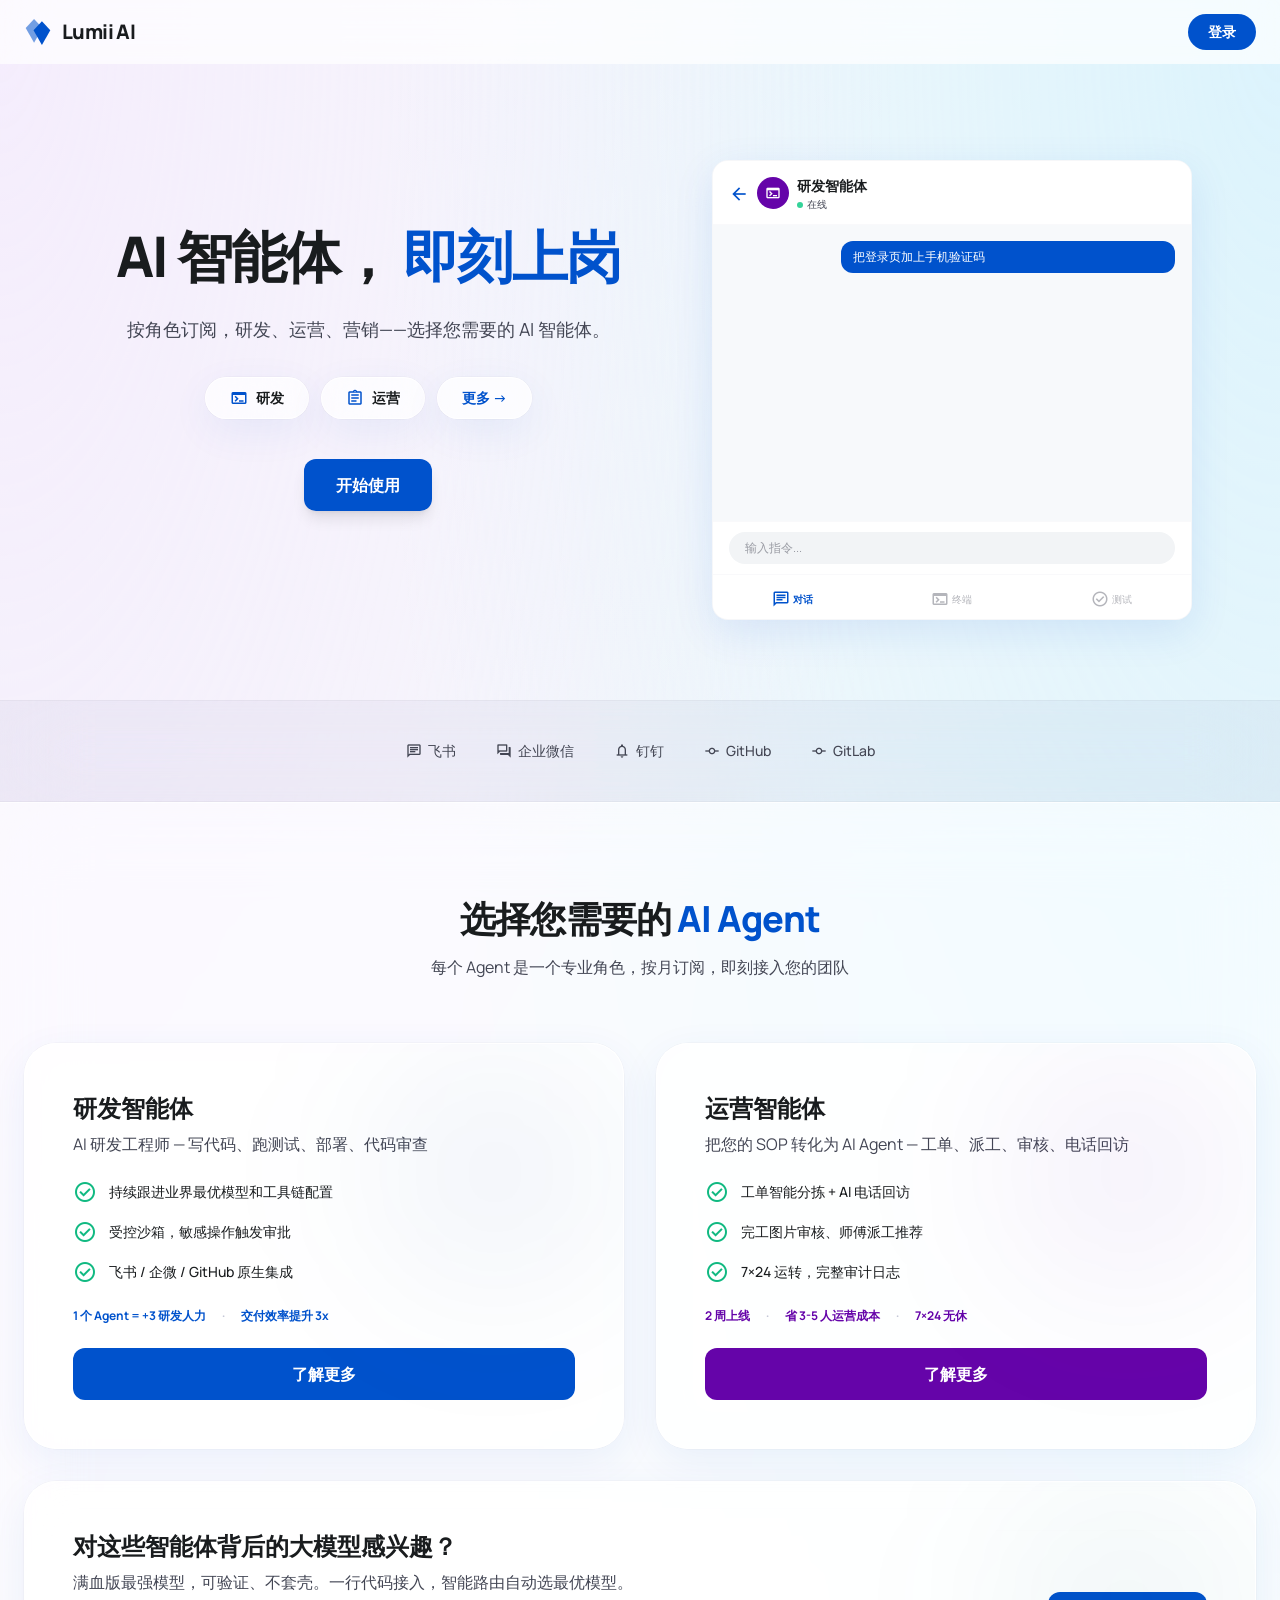
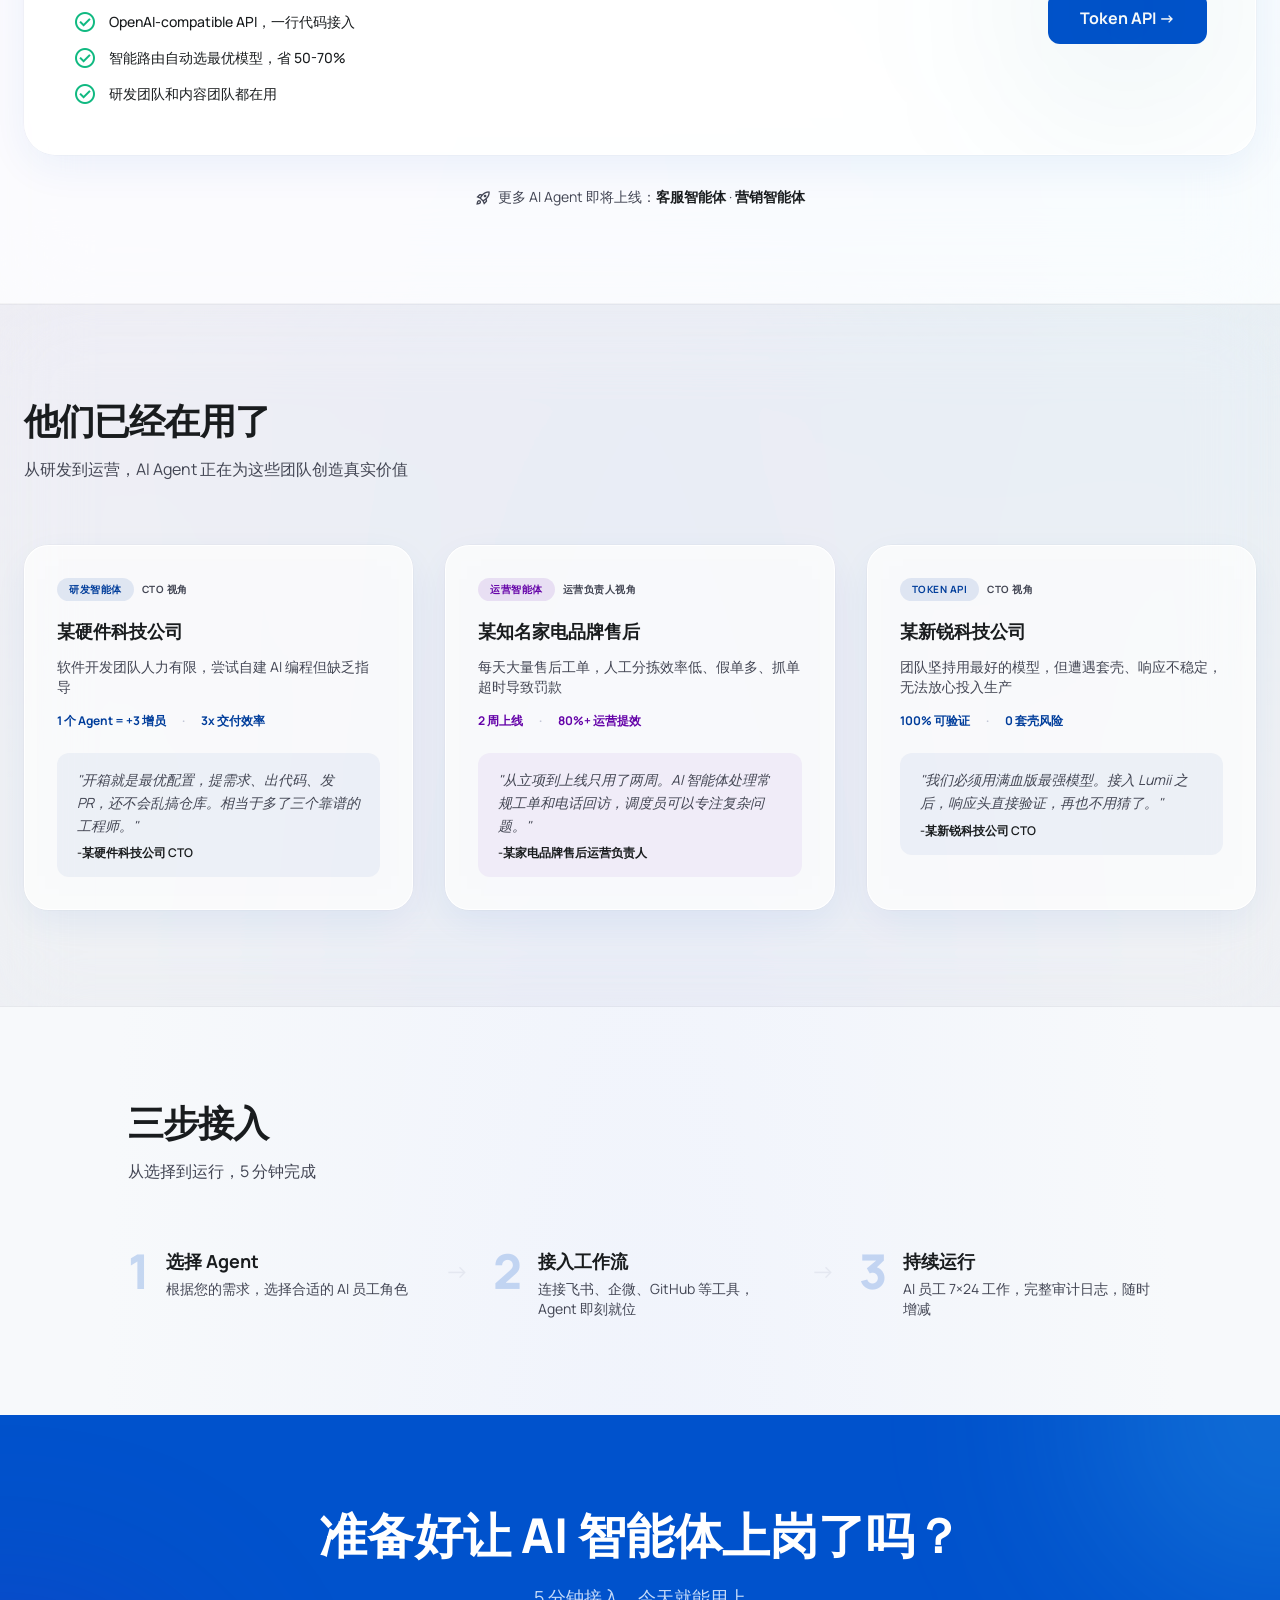
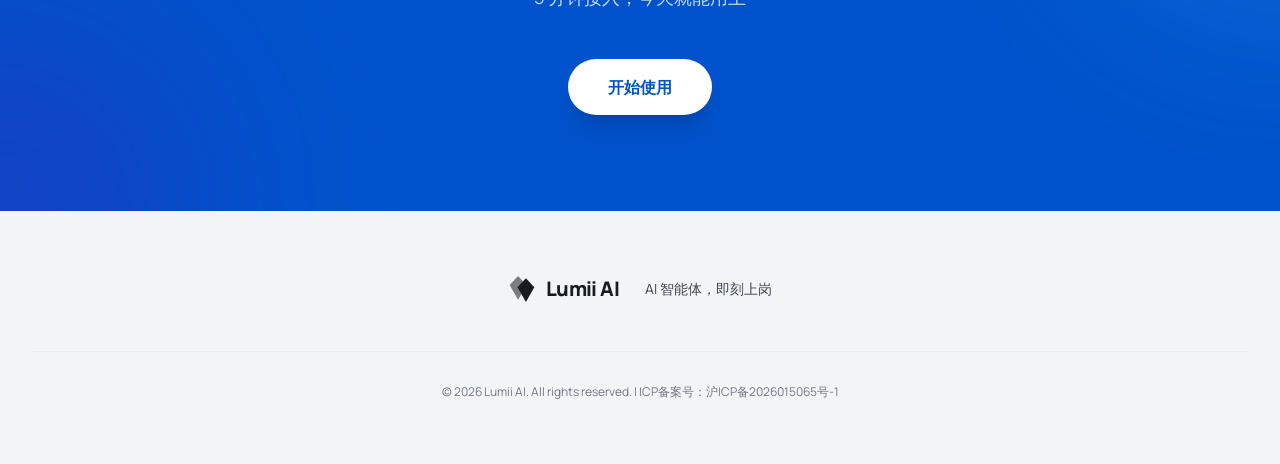
<file: index.html>
<!DOCTYPE html>
<html lang="zh-CN" class="light">
<head>
<meta charset="utf-8"/>
<meta content="width=device-width, initial-scale=1.0" name="viewport"/>
<title>Lumii AI - AI Agent，即刻接入</title>
<meta name="description" content="AI 智能体，即刻上岗。按角色订阅，研发、运营、营销——选择您需要的 AI 智能体。"/>
<link rel="icon" type="image/svg+xml" href="/favicon.svg"/>
<style>
  /* V2 — minimal layout overrides only */
  .capability-pill { transition: transform 0.15s, box-shadow 0.15s; }
  .capability-pill:hover { transform: translateY(-2px); box-shadow: 0 8px 24px rgba(0,82,204,0.12); }
</style>
  <script type="module" crossorigin src="/assets/main-CI-5EofN.js"></script>
  <link rel="stylesheet" crossorigin href="/assets/main-Bpk9und5.css">
</head>
<body class="bg-surface text-on-surface font-body overflow-x-hidden selection:bg-primary-fixed selection:text-on-primary-fixed">

<!-- 导航栏 — copied from V1, adapted links -->
<nav class="fixed top-0 w-full z-50 bg-white/70 backdrop-blur-xl">
  <div class="flex justify-between items-center max-w-7xl mx-auto px-6 h-16">
    <a href="/" class="flex items-center gap-2.5">
      <img src="/assets/logo/mark-color.svg" alt="" class="h-7 w-auto" />
      <span class="text-xl font-extrabold text-on-surface tracking-tight" style="letter-spacing:-0.03em">Lumii AI</span>
    </a>
    <div class="hidden md:flex items-center space-x-4">
      <a href="https://dashboard.lumii-ai.cn/" target="_blank" rel="noopener" class="bg-primary-container text-white px-5 py-2 rounded-full text-sm font-semibold hover:scale-105 active:scale-95 transition-transform duration-200">登录</a>
    </div>
    <button class="md:hidden" data-mobile-menu-toggle>
      <span class="material-symbols-outlined text-2xl">menu</span>
    </button>
  </div>
  <div id="mobile-menu" class="mobile-menu flex-col bg-white/95 backdrop-blur-xl px-6 pb-6 md:hidden">
    <a href="https://dashboard.lumii-ai.cn/" target="_blank" rel="noopener" class="mt-4 w-full bg-primary-container text-white py-3 rounded-full text-sm font-semibold text-center block">登录</a>
  </div>
</nav>

<main class="mesh-gradient-bg">

<!-- ===== HERO ===== -->
<section class="pt-32 md:pt-40 pb-20">
  <div class="px-6">
    <div class="flex flex-col lg:flex-row items-center justify-center gap-12 lg:gap-16">
      <!-- Left: text block, fixed width, left-aligned on desktop -->
      <div class="text-center w-full lg:w-[560px] lg:flex-shrink-0 lg:-translate-y-6">
        <h1 class="text-4xl md:text-[56px] font-extrabold tracking-tight leading-tight mb-6" style="letter-spacing:-0.03em">
          AI 智能体<span class="hidden lg:inline">，</span><br class="lg:hidden"/>
          <span class="text-primary-container">即刻上岗</span>
        </h1>
        <p class="text-lg text-on-surface-variant leading-relaxed mb-8" style="text-wrap:balance">
          按角色订阅，研发、运营、营销——选择您需要的 AI 智能体。
        </p>
        <div class="flex items-center justify-center gap-3 mb-10 flex-wrap">
          <a href="#cap-dev" class="capability-pill glass-card rounded-full px-6 py-2.5 text-sm font-semibold text-on-surface inline-flex items-center gap-2">
            <span class="material-symbols-outlined text-primary-container text-lg">terminal</span>研发
          </a>
          <a href="#cap-ops" class="capability-pill glass-card rounded-full px-6 py-2.5 text-sm font-semibold text-on-surface inline-flex items-center gap-2">
            <span class="material-symbols-outlined text-primary-container text-lg">assignment</span>运营
          </a>
          <a href="#capabilities" class="capability-pill glass-card rounded-full px-6 py-2.5 text-sm font-semibold text-primary-container inline-flex items-center gap-1 hover:text-primary">更多 →</a>
        </div>
        <div class="flex flex-col sm:flex-row gap-4 justify-center">
          <a href="https://dashboard.lumii-ai.cn/" target="_blank" rel="noopener" class="px-8 py-3.5 bg-primary-container text-white rounded-xl font-bold shadow-lg hover:bg-primary-container/90 transition-colors text-center">
            开始使用
          </a>
        </div>
      </div>
      <!-- Right: demo block, fixed width -->
      <div class="w-full lg:w-[480px] lg:flex-shrink-0">
        <div id="agent-demo" class="w-full">
        <div class="bg-white rounded-2xl overflow-hidden border border-outline-variant/15" style="box-shadow: 0 12px 40px rgba(0,82,204,0.1); height: 460px;">
          <!-- Contact list view -->
          <div id="demo-contacts" class="h-full flex flex-col">
            <div class="flex items-center px-4 py-3 bg-white border-b border-outline-variant/10">
              <span class="text-sm font-bold text-on-surface">消息</span>
              <span class="text-[10px] text-on-surface-variant ml-auto">2 位 Agent 在线</span>
            </div>
            <div class="divide-y divide-outline-variant/10 flex-1 overflow-y-auto">
              <!-- Agents -->
              <div class="contact-item flex items-center gap-3 px-4 py-3.5 cursor-pointer hover:bg-surface-container-low transition-colors" data-agent="coding">
                <div class="w-10 h-10 rounded-full bg-tertiary flex items-center justify-center flex-shrink-0">
                  <span class="material-symbols-outlined text-white" style="font-size:20px">terminal</span>
                </div>
                <div class="flex-1 min-w-0">
                  <div class="flex items-center gap-2">
                    <span class="text-sm font-bold text-on-surface">研发智能体</span>
                    <span class="w-2 h-2 rounded-full bg-emerald-400 flex-shrink-0"></span>
                  </div>
                  <p class="text-[11px] text-on-surface-variant truncate">PR #47 已创建，等待 review</p>
                </div>
                <span class="text-[9px] text-on-surface-variant/50">刚刚</span>
              </div>
              <div class="contact-item flex items-center gap-3 px-4 py-3.5 cursor-pointer hover:bg-surface-container-low transition-colors" data-agent="ops">
                <div class="w-10 h-10 rounded-full bg-primary-container flex items-center justify-center flex-shrink-0">
                  <span class="material-symbols-outlined text-white" style="font-size:20px">assignment</span>
                </div>
                <div class="flex-1 min-w-0">
                  <div class="flex items-center gap-2">
                    <span class="text-sm font-bold text-on-surface">运营智能体</span>
                    <span class="w-2 h-2 rounded-full bg-emerald-400 flex-shrink-0"></span>
                  </div>
                  <p class="text-[11px] text-on-surface-variant truncate">今日工单 350 单已处理</p>
                </div>
                <span class="text-[9px] text-on-surface-variant/50">3 分钟前</span>
              </div>
              <!-- Humans -->
              <div class="flex items-center gap-3 px-4 py-3.5 opacity-60">
                <div class="w-10 h-10 rounded-full bg-surface-container-low flex items-center justify-center flex-shrink-0 text-on-surface-variant text-sm font-bold">张</div>
                <div class="flex-1 min-w-0">
                  <span class="text-sm font-medium text-on-surface">张伟</span>
                  <p class="text-[11px] text-on-surface-variant truncate">好的，我去浦东那单</p>
                </div>
                <span class="text-[9px] text-on-surface-variant/50">10:32</span>
              </div>
              <div class="flex items-center gap-3 px-4 py-3.5 opacity-60">
                <div class="w-10 h-10 rounded-full bg-surface-container-low flex items-center justify-center flex-shrink-0 text-on-surface-variant text-sm font-bold">李</div>
                <div class="flex-1 min-w-0">
                  <span class="text-sm font-medium text-on-surface">李经理</span>
                  <p class="text-[11px] text-on-surface-variant truncate">本周报表发我一下</p>
                </div>
                <span class="text-[9px] text-on-surface-variant/50">昨天</span>
              </div>
              <div class="flex items-center gap-3 px-4 py-3.5 opacity-60">
                <div class="w-10 h-10 rounded-full bg-surface-container-low flex items-center justify-center flex-shrink-0">
                  <span class="material-symbols-outlined text-on-surface-variant" style="font-size:18px">group</span>
                </div>
                <div class="flex-1 min-w-0">
                  <span class="text-sm font-medium text-on-surface">研发团队</span>
                  <p class="text-[11px] text-on-surface-variant truncate">研发智能体: build 通过，已部署</p>
                </div>
                <span class="text-[9px] text-on-surface-variant/50">昨天</span>
              </div>
            </div>
          </div>
          <!-- Chat view (hidden initially) -->
          <div id="demo-chat" class="h-full flex flex-col" style="display:none">
            <div class="flex items-center gap-2 px-4 py-3 bg-white border-b border-outline-variant/10">
              <button id="demo-back" class="text-primary-container">
                <span class="material-symbols-outlined" style="font-size:20px">arrow_back</span>
              </button>
              <div id="demo-avatar" class="w-8 h-8 rounded-full bg-primary-container flex items-center justify-center flex-shrink-0">
                <span class="material-symbols-outlined text-white" style="font-size:16px">assignment</span>
              </div>
              <div>
                <span id="demo-title" class="text-sm font-bold text-on-surface">运营智能体</span>
                <div class="flex items-center gap-1"><span class="w-1.5 h-1.5 rounded-full bg-emerald-400"></span><span class="text-[10px] text-on-surface-variant">在线</span></div>
              </div>
            </div>
            <div id="demo-content" class="px-4 py-4 flex-1" style="background: rgba(236,239,245,0.4); overflow-y: auto; transition: opacity 0.2s;"></div>
            <div class="px-4 py-2.5 bg-white border-t border-outline-variant/10">
              <div class="bg-surface-container-low rounded-full px-4 py-2 text-xs text-on-surface-variant/50">输入指令...</div>
            </div>
            <div id="demo-tabs" class="flex border-t border-outline-variant/10 bg-white"></div>
          </div>
        </div>
      </div>
      <script>
      (function(){
        const agents = {
          ops: {
            title: '运营智能体', icon: 'assignment', color: '#0052CC',
            tabs: [
              {icon:'chat', label:'对话', id:'chat'},
              {icon:'assignment', label:'工单', id:'tickets'},
              {icon:'bar_chart', label:'驾驶舱', id:'dashboard'}
            ],
            views: {
              chat: {type:'chat', messages:[
                {role:'agent', text:'今日工单 350 单已处理，3 单异常需关注'},
                {role:'agent', text:'假单预警：#WO-0018 可信度仅 22%'},
                {role:'user', text:'浦东区谁空着？'},
                {role:'agent', text:'张伟，当前 3 单，在线。推荐派工。'}
              ]},
              tickets: {type:'cards', items:[
                {color:'#EF4444', text:'#0018 假单 · 徐汇区 · 22%'},
                {color:'#10B981', text:'#0189 通过 · 张伟 · 92 分'},
                {color:'#F59E0B', text:'#0215 待审 · 排烟管角度'},
                {color:'#10B981', text:'#0322 通过 · 王强 · 88 分'}
              ]},
              dashboard: {type:'stats', items:[
                {label:'今日工单', value:'350', sub:'+28%'},
                {label:'完成率', value:'92%', sub:''},
                {label:'异常', value:'3', sub:'待处理'},
                {label:'在线师傅', value:'36', sub:''}
              ]}
            }
          },
          coding: {
            title: '研发智能体', icon: 'terminal', color: '#6504a9',
            tabs: [
              {icon:'chat', label:'对话', id:'chat'},
              {icon:'terminal', label:'终端', id:'tui'},
              {icon:'check_circle', label:'测试', id:'tests'}
            ],
            views: {
              chat: {type:'chat', messages:[
                {role:'user', text:'把登录页加上手机验证码'},
                {role:'agent', text:'好的，需要修改 3 个文件。'},
                {role:'agent', text:'auth.ts + login.tsx + api/sms.ts'},
                {role:'agent', text:'已完成，PR #47 已创建。'}
              ]},
              tui: {type:'terminal', lines:[
                '$ claude --task "add SMS login"',
                '> Reading auth.ts...',
                '> Editing login.tsx (42-78)',
                '> Creating api/sms.ts',
                '> Tests... 12/12 passed ✓',
                '> PR #47 created ✓'
              ]},
              tests: {type:'cards', items:[
                {color:'#10B981', text:'auth.test.ts — 6/6 passed'},
                {color:'#10B981', text:'sms.test.ts — 4/4 passed'},
                {color:'#10B981', text:'login.test.tsx — 2/2 passed'},
                {color:'#0052CC', text:'coverage: 94% (+3%)'}
              ]}
            }
          }
        };
        let currentAgent = null, currentTab = 'chat', animTimer = null, autoTimer = null, idleTimer = null;
        let autoPlaying = true;
        const $ = s => document.querySelector(s);
        const $$ = s => document.querySelectorAll(s);

        function showContacts() {
          currentAgent = null;
          clearTimeout(animTimer); clearInterval(autoTimer);
          $('#demo-contacts').style.display = '';
          $('#demo-chat').style.display = 'none';
        }

        function openAgent(agent) {
          currentAgent = agent; currentTab = 'chat';
          const a = agents[agent];
          $('#demo-contacts').style.display = 'none';
          $('#demo-chat').style.display = '';
          $('#demo-title').textContent = a.title;
          $('#demo-avatar').style.background = a.color;
          $('#demo-avatar').querySelector('span').textContent = a.icon;
          renderTabs(agent);
          renderView(agent, 'chat');
          startAuto();
        }

        function renderTabs(agent) {
          const tabs = agents[agent].tabs;
          $('#demo-tabs').innerHTML = tabs.map(t =>
            `<div class="demo-tab flex-1 py-2.5 text-center cursor-pointer" data-tab="${t.id}">
              <span class="material-symbols-outlined block mx-auto" style="font-size:18px">${t.icon}</span>
              <span class="text-[10px]">${t.label}</span>
            </div>`
          ).join('');
          $$('.demo-tab').forEach(el => {
            el.addEventListener('click', () => { switchTab(el.dataset.tab); userInteracted(); });
          });
          updateTabStyles();
        }

        function updateTabStyles() {
          $$('.demo-tab').forEach(el => {
            const a = el.dataset.tab === currentTab;
            el.querySelector('span:first-child').style.color = a ? '#0052CC' : 'rgba(67,70,84,0.4)';
            el.querySelector('span:last-child').style.color = a ? '#0052CC' : 'rgba(67,70,84,0.4)';
            el.querySelector('span:last-child').style.fontWeight = a ? '600' : '400';
          });
        }

        function renderView(agent, tab) {
          const view = agents[agent].views[tab];
          const el = $('#demo-content');
          el.style.opacity = '0';
          setTimeout(() => {
            if (view.type === 'chat') {
              el.innerHTML = '<div class="space-y-2" id="chat-msgs"></div>';
              animateMessages(view.messages, 0);
            } else if (view.type === 'terminal') {
              el.innerHTML = '<div class="bg-slate-800 rounded-lg p-3 font-mono text-[10px] leading-relaxed" style="min-height:170px" id="term-lines"></div>';
              animateTerminal(view.lines, 0);
            } else if (view.type === 'cards') {
              el.innerHTML = '<div class="space-y-1.5">' + view.items.map(c =>
                `<div class="bg-white rounded-lg px-3 py-2 text-[11px] text-on-surface-variant shadow-sm flex items-center gap-2">
                  <div class="w-1.5 h-1.5 rounded-full flex-shrink-0" style="background:${c.color}"></div>${c.text}</div>`
              ).join('') + '</div>';
            } else if (view.type === 'stats') {
              el.innerHTML = '<div class="grid grid-cols-2 gap-2">' + view.items.map(s =>
                `<div class="bg-white rounded-lg p-3 text-center shadow-sm">
                  <div class="text-lg font-black text-on-surface">${s.value}</div>
                  <div class="text-[9px] text-on-surface-variant">${s.label}</div>
                  ${s.sub ? '<div class="text-[8px] text-primary-container font-semibold mt-0.5">'+s.sub+'</div>' : ''}</div>`
              ).join('') + '</div>';
            }
            el.style.opacity = '1';
          }, 200);
        }

        function animateMessages(msgs, i) {
          if (i >= msgs.length) return;
          clearTimeout(animTimer);
          const c = document.getElementById('chat-msgs'); if (!c) return;
          const m = msgs[i], u = m.role === 'user';
          const d = document.createElement('div');
          d.className = u
            ? 'bg-primary-container rounded-xl px-3 py-2 text-xs text-white max-w-[75%] ml-auto opacity-0'
            : 'bg-white rounded-xl px-3 py-2 text-xs text-on-surface-variant max-w-[80%] shadow-sm opacity-0';
          d.style.transition = 'opacity 0.3s, transform 0.3s';
          d.style.transform = 'translateY(4px)';
          d.textContent = m.text;
          c.appendChild(d);
          requestAnimationFrame(() => { d.style.opacity = '1'; d.style.transform = 'translateY(0)'; });
          animTimer = setTimeout(() => animateMessages(msgs, i + 1), 800);
        }

        function animateTerminal(lines, i) {
          if (i >= lines.length) return;
          clearTimeout(animTimer);
          const c = document.getElementById('term-lines'); if (!c) return;
          const s = document.createElement('div');
          s.style.color = lines[i].includes('✓') || lines[i].includes('passed') ? '#4ade80' : '#94a3b8';
          if (lines[i].startsWith('$')) s.style.color = '#e2e8f0';
          s.textContent = lines[i];
          c.appendChild(s);
          animTimer = setTimeout(() => animateTerminal(lines, i + 1), 500);
        }

        function switchTab(tab) {
          currentTab = tab; updateTabStyles(); renderView(currentAgent, currentTab);
        }

        function startAuto() {
          autoPlaying = true;
          clearInterval(autoTimer);
          autoTimer = setInterval(() => {
            if (!currentAgent) { openAgent('coding'); return; }
            const tabIds = agents[currentAgent].tabs.map(t => t.id);
            const idx = tabIds.indexOf(currentTab);
            if (idx < tabIds.length - 1) switchTab(tabIds[idx + 1]);
            else { showContacts(); setTimeout(() => { if (autoPlaying) openAgent(currentAgent === 'ops' ? 'coding' : 'ops'); }, 1000); }
          }, 4000);
        }

        function pauseAuto() {
          autoPlaying = false;
          clearInterval(autoTimer);
          clearTimeout(idleTimer);
          // Resume after 8s of no interaction
          idleTimer = setTimeout(() => startAuto(), 8000);
        }

        function userInteracted() {
          pauseAuto();
        }

        // Init
        $$('.contact-item').forEach(el => el.addEventListener('click', () => { openAgent(el.dataset.agent); userInteracted(); }));
        $$('.demo-tab').length; // tabs are rendered dynamically, handled in renderTabs
        $('#demo-back').addEventListener('click', () => { showContacts(); userInteracted(); });
        // Auto-start: open ops after 1.5s
        setTimeout(() => { openAgent('coding'); startAuto(); }, 1500);
      })();
      </script>
      </div>
    </div>
  </div>
</section>

<!-- ===== TRUST BAND ===== -->
<section class="tonal-recessed py-10">
  <div class="max-w-5xl mx-auto px-6">
    <div class="flex flex-wrap justify-center items-center gap-x-10 gap-y-3 text-sm text-on-surface-variant font-medium">
      <span class="flex items-center gap-1.5"><span class="material-symbols-outlined text-base">chat</span>飞书</span>
      <span class="flex items-center gap-1.5"><span class="material-symbols-outlined text-base">forum</span>企业微信</span>
      <span class="flex items-center gap-1.5"><span class="material-symbols-outlined text-base">notifications</span>钉钉</span>
      <span class="flex items-center gap-1.5"><span class="material-symbols-outlined text-base">commit</span>GitHub</span>
      <span class="flex items-center gap-1.5"><span class="material-symbols-outlined text-base">commit</span>GitLab</span>
    </div>
  </div>
</section>

<!-- ===== CAPABILITY CARDS ===== -->
<section id="capabilities" class="py-24 px-6 tonal-frosted">
<div class="max-w-7xl mx-auto">
  <div class="text-center mb-16">
    <h2 class="text-4xl font-extrabold mb-4 tracking-tight">选择您需要的 <span class="text-primary-container">AI Agent</span></h2>
    <p class="text-on-surface-variant max-w-2xl mx-auto">每个 Agent 是一个专业角色，按月订阅，即刻接入您的团队</p>
  </div>
  <div class="grid md:grid-cols-2 gap-8">

    <!-- 研发智能体 -->
    <div id="cap-dev" class="glass-card rounded-[2rem] p-5 sm:p-8 md:p-12 kinetic-shadow border-none flex flex-col min-w-0 relative overflow-hidden">
      <div class="absolute top-0 right-0 w-64 h-64 bg-primary/5 rounded-full blur-[80px] pointer-events-none"></div>
      <div class="mb-6">
        <h3 class="text-2xl font-extrabold mb-2">研发智能体</h3>
        <p class="text-on-surface-variant">AI 研发工程师 — 写代码、跑测试、部署、代码审查</p>
      </div>
      <ul class="space-y-4 mb-6">
        <li class="flex items-center gap-3">
          <span class="material-symbols-outlined text-emerald-500 flex-shrink-0">check_circle</span>
          <span class="text-sm font-medium">持续跟进业界最优模型和工具链配置</span>
        </li>
        <li class="flex items-center gap-3">
          <span class="material-symbols-outlined text-emerald-500 flex-shrink-0">check_circle</span>
          <span class="text-sm font-medium">受控沙箱，敏感操作触发审批</span>
        </li>
        <li class="flex items-center gap-3">
          <span class="material-symbols-outlined text-emerald-500 flex-shrink-0">check_circle</span>
          <span class="text-sm font-medium">飞书 / 企微 / GitHub 原生集成</span>
        </li>
      </ul>
      <div class="flex items-center gap-4 mb-6 text-xs font-bold text-primary-container">
        <span>1 个 Agent = +3 研发人力</span>
        <span class="text-outline-variant">·</span>
        <span>交付效率提升 3x</span>
      </div>
      <a href="https://dashboard.lumii-ai.cn/" target="_blank" rel="noopener" class="mt-auto w-full py-3.5 bg-primary-container text-white rounded-xl font-bold hover:bg-primary-container/90 transition-colors text-center block">了解更多</a>
    </div>

    <!-- 运营智能体 -->
    <div id="cap-ops" class="glass-card rounded-[2rem] p-5 sm:p-8 md:p-12 kinetic-shadow border-none flex flex-col min-w-0 relative overflow-hidden">
      <div class="absolute top-0 right-0 w-64 h-64 bg-tertiary/5 rounded-full blur-[80px] pointer-events-none"></div>
      <div class="mb-6">
        <h3 class="text-2xl font-extrabold mb-2">运营智能体</h3>
        <p class="text-on-surface-variant">把您的 SOP 转化为 AI Agent — 工单、派工、审核、电话回访</p>
      </div>
      <ul class="space-y-4 mb-6">
        <li class="flex items-center gap-3">
          <span class="material-symbols-outlined text-emerald-500 flex-shrink-0">check_circle</span>
          <span class="text-sm font-medium">工单智能分拣 + AI 电话回访</span>
        </li>
        <li class="flex items-center gap-3">
          <span class="material-symbols-outlined text-emerald-500 flex-shrink-0">check_circle</span>
          <span class="text-sm font-medium">完工图片审核、师傅派工推荐</span>
        </li>
        <li class="flex items-center gap-3">
          <span class="material-symbols-outlined text-emerald-500 flex-shrink-0">check_circle</span>
          <span class="text-sm font-medium">7×24 运转，完整审计日志</span>
        </li>
      </ul>
      <div class="flex items-center gap-4 mb-6 text-xs font-bold text-tertiary">
        <span>2 周上线</span>
        <span class="text-outline-variant">·</span>
        <span>省 3-5 人运营成本</span>
        <span class="text-outline-variant">·</span>
        <span>7×24 无休</span>
      </div>
      <button onclick="showComingSoon()" class="mt-auto w-full py-3.5 bg-tertiary text-white rounded-xl font-bold hover:bg-tertiary/90 transition-colors">了解更多</button>
    </div>
  </div>

  <!-- Token API -->
  <div class="mt-8">
    <div class="glass-card rounded-[2rem] p-5 sm:p-8 md:p-12 kinetic-shadow border-none relative overflow-hidden">
      <div class="absolute top-0 right-0 w-64 h-64 bg-secondary/5 rounded-full blur-[80px] pointer-events-none"></div>
      <div class="md:flex md:items-center md:gap-12">
        <div class="flex-1 mb-6 md:mb-0">
          <h3 class="text-2xl font-extrabold mb-2">对这些智能体背后的大模型感兴趣？</h3>
          <p class="text-on-surface-variant mb-4">满血版最强模型，可验证、不套壳。一行代码接入，智能路由自动选最优模型。</p>
          <ul class="space-y-3">
            <li class="flex items-center gap-3">
              <span class="material-symbols-outlined text-emerald-500 flex-shrink-0">check_circle</span>
              <span class="text-sm font-medium">OpenAI-compatible API，一行代码接入</span>
            </li>
            <li class="flex items-center gap-3">
              <span class="material-symbols-outlined text-emerald-500 flex-shrink-0">check_circle</span>
              <span class="text-sm font-medium">智能路由自动选最优模型，省 50-70%</span>
            </li>
            <li class="flex items-center gap-3">
              <span class="material-symbols-outlined text-emerald-500 flex-shrink-0">check_circle</span>
              <span class="text-sm font-medium">研发团队和内容团队都在用</span>
            </li>
          </ul>
        </div>
        <div class="flex-shrink-0">
          <button onclick="showComingSoon()" class="w-full md:w-auto px-8 py-3.5 bg-primary-container text-white rounded-xl font-bold hover:bg-primary-container/90 transition-colors">Token API →</button>
        </div>
      </div>
    </div>
  </div>

  <!-- 更多 Agent 预告 -->
  <div class="mt-8 text-center">
    <p class="text-sm text-on-surface-variant">
      <span class="material-symbols-outlined text-base align-middle mr-1">rocket_launch</span>
      更多 AI Agent 即将上线：<span class="font-semibold text-on-surface">客服智能体</span> · <span class="font-semibold text-on-surface">营销智能体</span>
    </p>
  </div>
</div>
</section>

<!-- ===== 用户案例 ===== -->
<section class="py-24 px-6 tonal-recessed">
<div class="max-w-7xl mx-auto">
  <div class="mb-16">
    <h2 class="text-4xl font-extrabold tracking-tight">他们已经在用了</h2>
    <p class="mt-4 text-on-surface-variant max-w-2xl">从研发到运营，AI Agent 正在为这些团队创造真实价值</p>
  </div>
  <div class="grid md:grid-cols-2 lg:grid-cols-3 gap-8">
    <div class="glass-card p-8 rounded-3xl kinetic-shadow">
      <div class="flex items-center gap-2 mb-4">
        <span class="inline-block bg-primary/10 text-primary px-3 py-1 rounded-full text-[10px] font-bold uppercase tracking-wider">研发智能体</span>
        <span class="text-[10px] font-bold text-on-surface-variant uppercase tracking-wider">CTO 视角</span>
      </div>
      <h4 class="font-bold text-lg mb-3">某硬件科技公司</h4>
      <p class="text-sm text-on-surface-variant mb-4">软件开发团队人力有限，尝试自建 AI 编程但缺乏指导</p>
      <div class="flex items-center gap-4 mb-6 text-xs font-bold text-primary">
        <span>1 个 Agent = +3 增员</span>
        <span class="text-outline-variant">·</span>
        <span>3x 交付效率</span>
      </div>
      <blockquote class="bg-primary/5 rounded-xl px-5 py-4 italic text-on-surface-variant text-sm leading-relaxed">
        "开箱就是最优配置，提需求、出代码、发 PR，还不会乱搞仓库。相当于多了三个靠谱的工程师。"
        <footer class="mt-2 not-italic text-xs font-semibold text-on-surface">-某硬件科技公司 CTO</footer>
      </blockquote>
    </div>
    <div class="glass-card p-8 rounded-3xl kinetic-shadow">
      <div class="flex items-center gap-2 mb-4">
        <span class="inline-block bg-tertiary/10 text-tertiary px-3 py-1 rounded-full text-[10px] font-bold uppercase tracking-wider">运营智能体</span>
        <span class="text-[10px] font-bold text-on-surface-variant uppercase tracking-wider">运营负责人视角</span>
      </div>
      <h4 class="font-bold text-lg mb-3">某知名家电品牌售后</h4>
      <p class="text-sm text-on-surface-variant mb-4">每天大量售后工单，人工分拣效率低、假单多、抓单超时导致罚款</p>
      <div class="flex items-center gap-4 mb-6 text-xs font-bold text-tertiary">
        <span>2 周上线</span>
        <span class="text-outline-variant">·</span>
        <span>80%+ 运营提效</span>
      </div>
      <blockquote class="bg-tertiary/5 rounded-xl px-5 py-4 italic text-on-surface-variant text-sm leading-relaxed">
        "从立项到上线只用了两周。AI 智能体处理常规工单和电话回访，调度员可以专注复杂问题。"
        <footer class="mt-2 not-italic text-xs font-semibold text-on-surface">-某家电品牌售后运营负责人</footer>
      </blockquote>
    </div>
    <div class="glass-card p-8 rounded-3xl kinetic-shadow md:col-span-2 lg:col-span-1">
      <div class="flex items-center gap-2 mb-4">
        <span class="inline-block bg-primary/10 text-primary px-3 py-1 rounded-full text-[10px] font-bold uppercase tracking-wider">Token API</span>
        <span class="text-[10px] font-bold text-on-surface-variant uppercase tracking-wider">CTO 视角</span>
      </div>
      <h4 class="font-bold text-lg mb-3">某新锐科技公司</h4>
      <p class="text-sm text-on-surface-variant mb-4">团队坚持用最好的模型，但遭遇套壳、响应不稳定，无法放心投入生产</p>
      <div class="flex items-center gap-4 mb-6 text-xs font-bold text-primary">
        <span>100% 可验证</span>
        <span class="text-outline-variant">·</span>
        <span>0 套壳风险</span>
      </div>
      <blockquote class="bg-primary/5 rounded-xl px-5 py-4 italic text-on-surface-variant text-sm leading-relaxed">
        "我们必须用满血版最强模型。接入 Lumii 之后，响应头直接验证，再也不用猜了。"
        <footer class="mt-2 not-italic text-xs font-semibold text-on-surface">-某新锐科技公司 CTO</footer>
      </blockquote>
    </div>
  </div>
</div>
</section>

<!-- ===== HOW IT WORKS ===== -->
<section id="how-it-works" class="py-24 px-6">
  <div class="max-w-5xl mx-auto">
    <div class="mb-16">
      <h2 class="text-4xl font-extrabold mb-4 tracking-tight">三步接入</h2>
      <p class="text-on-surface-variant">从选择到运行，5 分钟完成</p>
    </div>
    <div class="space-y-8 md:space-y-0 md:flex md:items-start md:gap-6">
      <div class="flex-1 flex items-start gap-4">
        <span class="text-5xl font-black text-primary-container/20 leading-none select-none">1</span>
        <div>
          <h3 class="text-lg font-bold mb-1">选择 Agent</h3>
          <p class="text-sm text-on-surface-variant">根据您的需求，选择合适的 AI 员工角色</p>
        </div>
      </div>
      <div class="hidden md:flex items-center text-outline-variant/30 text-2xl select-none pt-2">→</div>
      <div class="flex-1 flex items-start gap-4">
        <span class="text-5xl font-black text-primary-container/20 leading-none select-none">2</span>
        <div>
          <h3 class="text-lg font-bold mb-1">接入工作流</h3>
          <p class="text-sm text-on-surface-variant">连接飞书、企微、GitHub 等工具，Agent 即刻就位</p>
        </div>
      </div>
      <div class="hidden md:flex items-center text-outline-variant/30 text-2xl select-none pt-2">→</div>
      <div class="flex-1 flex items-start gap-4">
        <span class="text-5xl font-black text-primary-container/20 leading-none select-none">3</span>
        <div>
          <h3 class="text-lg font-bold mb-1">持续运行</h3>
          <p class="text-sm text-on-surface-variant">AI 员工 7×24 工作，完整审计日志，随时增减</p>
        </div>
      </div>
    </div>
  </div>
</section>

<!-- ===== CTA BANNER ===== -->
<section class="py-24 px-6 relative overflow-hidden">
  <div class="absolute inset-0 bg-primary-container z-0"></div>
  <div class="absolute top-0 right-0 w-96 h-96 bg-secondary-container/20 rounded-full blur-[100px] -translate-y-1/2 translate-x-1/2"></div>
  <div class="absolute bottom-0 left-0 w-96 h-96 bg-tertiary/20 rounded-full blur-[100px] translate-y-1/2 -translate-x-1/2"></div>
  <div class="max-w-4xl mx-auto text-center relative z-10">
    <h2 class="text-4xl md:text-5xl font-black text-white mb-6">准备好让 AI 智能体上岗了吗？</h2>
    <p class="text-blue-100 text-lg mb-12 max-w-2xl mx-auto opacity-90">5 分钟接入，今天就能用上</p>
    <div class="flex flex-col sm:flex-row justify-center gap-6">
      <a href="https://dashboard.lumii-ai.cn/" target="_blank" rel="noopener" class="px-10 py-4 bg-white text-primary-container rounded-full font-bold shadow-xl hover:bg-surface-container-low transition-colors text-center">开始使用</a>
    </div>
  </div>
</section>

</main>

<!-- Footer — copied from V1, adapted links -->
<footer class="bg-surface-container-low">
  <div class="max-w-7xl mx-auto px-8 py-16">
    <div class="flex items-center justify-center gap-2.5">
      <img src="/assets/logo/mark-black.svg" alt="" class="h-7 w-auto" />
      <span class="text-xl font-extrabold text-on-surface tracking-tight" style="letter-spacing:-0.03em">Lumii AI</span>
      <span class="text-sm text-on-surface-variant ml-4">AI 智能体，即刻上岗</span>
    </div>
    <div class="mt-12 pt-8 border-t border-outline-variant/20 text-center text-xs text-outline">
      &copy; 2026 Lumii AI. All rights reserved. | ICP备案号：沪ICP备2026015065号-1
    </div>
  </div>
</footer>

<div id="toast-overlay" onclick="hideComingSoon()" style="
  position:fixed; inset:0; z-index:99;
  background:rgba(0,0,0,0.25); backdrop-filter:blur(4px);
  opacity:0; pointer-events:none;
  transition:opacity 0.3s;
"></div>
<div id="toast-coming-soon" style="
  position:fixed; top:50%; left:50%; transform:translate(-50%,-50%) scale(0.92);
  opacity:0; pointer-events:none; z-index:100;
  background:rgba(255,255,255,0.95); backdrop-filter:blur(20px);
  border-radius:1.25rem; padding:2rem 2.5rem;
  box-shadow:0 16px 48px rgba(0,82,204,0.18);
  display:flex; flex-direction:column; align-items:center; gap:0.75rem;
  transition:opacity 0.3s, transform 0.3s;
  font-family:Manrope,system-ui,sans-serif;
">
  <span class="material-symbols-outlined" style="color:#0052CC;font-size:36px">rocket_launch</span>
  <span style="font-size:17px;font-weight:700;color:#191C1E">即将上线，敬请期待</span>
  <span style="font-size:13px;color:#434654">我们正在全力开发中，很快就会与您见面</span>
</div>
<script>
  var _toastTimer;
  function showComingSoon(){
    var o=document.getElementById('toast-overlay'),t=document.getElementById('toast-coming-soon');
    clearTimeout(_toastTimer);
    o.style.opacity='1';o.style.pointerEvents='auto';
    t.style.opacity='1';t.style.transform='translate(-50%,-50%) scale(1)';t.style.pointerEvents='auto';
    _toastTimer=setTimeout(hideComingSoon,3000);
  }
  function hideComingSoon(){
    var o=document.getElementById('toast-overlay'),t=document.getElementById('toast-coming-soon');
    clearTimeout(_toastTimer);
    o.style.opacity='0';o.style.pointerEvents='none';
    t.style.opacity='0';t.style.transform='translate(-50%,-50%) scale(0.92)';t.style.pointerEvents='none';
  }
</script>
</body>
</html>
</file>
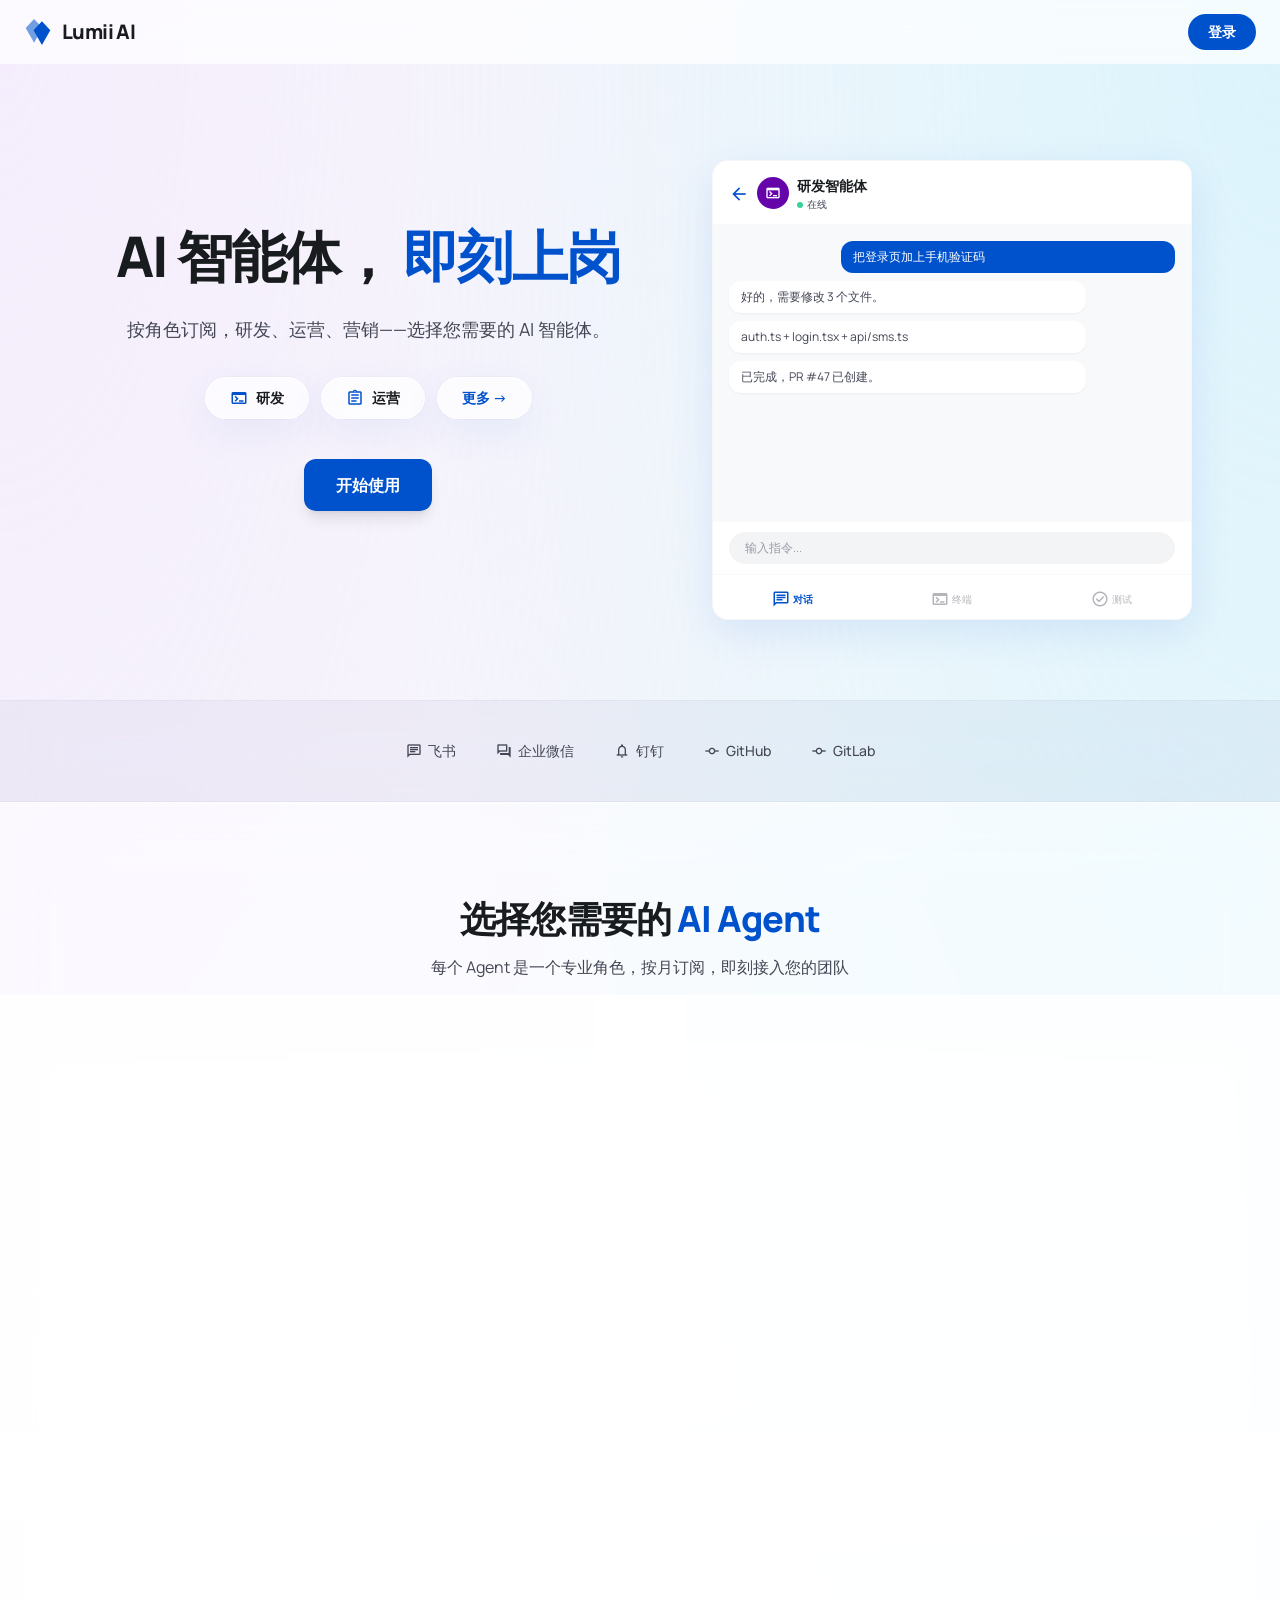
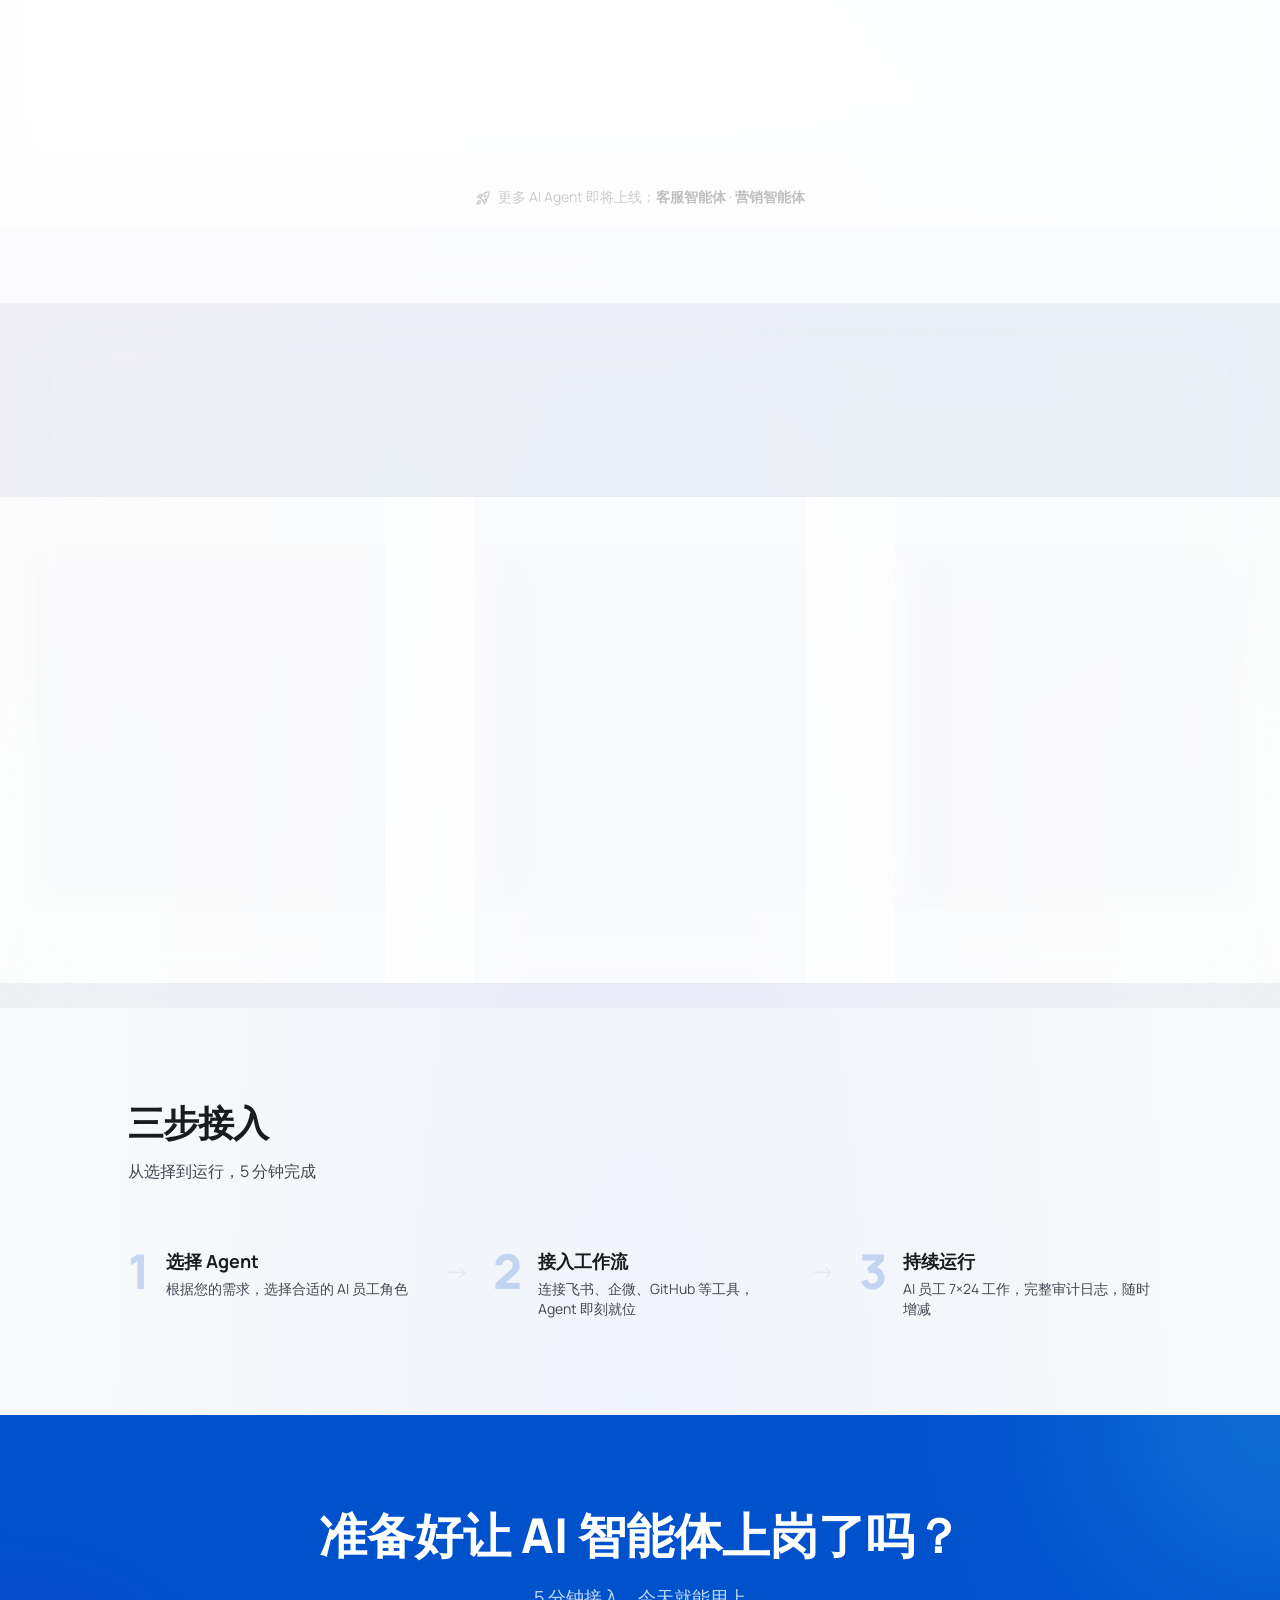
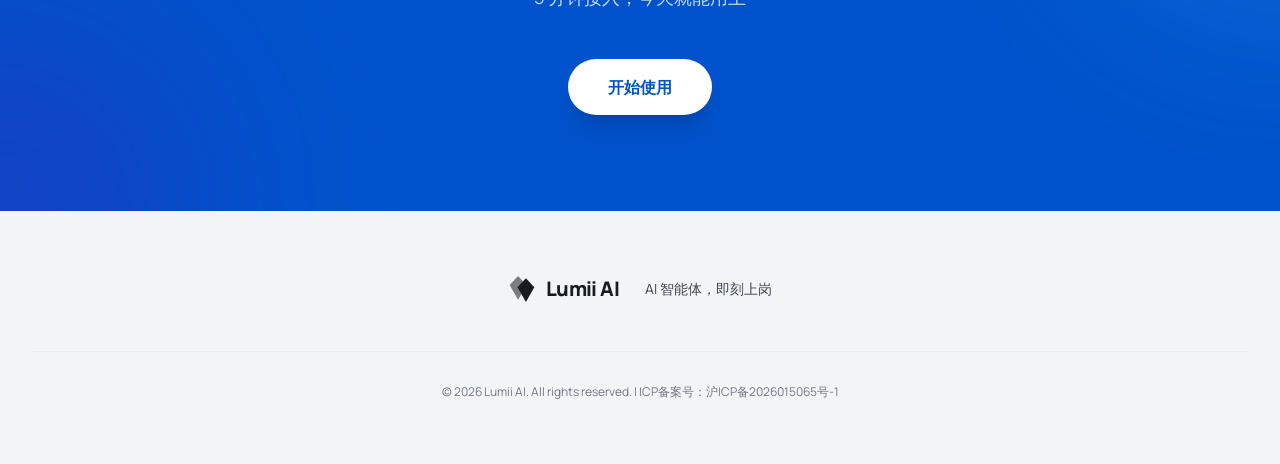
<file: v2/index.html>
<!DOCTYPE html>
<html lang="zh-CN" class="light">
<head>
<meta charset="utf-8"/>
<meta content="width=device-width, initial-scale=1.0" name="viewport"/>
<title>Lumii AI - AI Agent，即刻接入</title>
<meta name="description" content="AI 智能体，即刻上岗。按角色订阅，研发、运营、营销——选择您需要的 AI 智能体。"/>
<link rel="icon" type="image/svg+xml" href="/favicon.svg"/>
<style>
  /* V2 — minimal layout overrides only */
  .capability-pill { transition: transform 0.15s, box-shadow 0.15s; }
  .capability-pill:hover { transform: translateY(-2px); box-shadow: 0 8px 24px rgba(0,82,204,0.12); }
</style>
  <script type="module" crossorigin src="/assets/main-CI-5EofN.js"></script>
  <link rel="stylesheet" crossorigin href="/assets/main-Bpk9und5.css">
</head>
<body class="bg-surface text-on-surface font-body overflow-x-hidden selection:bg-primary-fixed selection:text-on-primary-fixed">

<!-- 导航栏 — copied from V1, adapted links -->
<nav class="fixed top-0 w-full z-50 bg-white/70 backdrop-blur-xl">
  <div class="flex justify-between items-center max-w-7xl mx-auto px-6 h-16">
    <a href="/v2/" class="flex items-center gap-2.5">
      <img src="/assets/logo/mark-color.svg" alt="" class="h-7 w-auto" />
      <span class="text-xl font-extrabold text-on-surface tracking-tight" style="letter-spacing:-0.03em">Lumii AI</span>
    </a>
    <div class="hidden md:flex items-center space-x-4">
      <a href="https://dashboard.lumii-ai.cn/" target="_blank" rel="noopener" class="bg-primary-container text-white px-5 py-2 rounded-full text-sm font-semibold hover:scale-105 active:scale-95 transition-transform duration-200">登录</a>
    </div>
    <button class="md:hidden" data-mobile-menu-toggle>
      <span class="material-symbols-outlined text-2xl">menu</span>
    </button>
  </div>
  <div id="mobile-menu" class="mobile-menu flex-col bg-white/95 backdrop-blur-xl px-6 pb-6 md:hidden">
    <a href="https://dashboard.lumii-ai.cn/" target="_blank" rel="noopener" class="mt-4 w-full bg-primary-container text-white py-3 rounded-full text-sm font-semibold text-center block">登录</a>
  </div>
</nav>

<main class="mesh-gradient-bg">

<!-- ===== HERO ===== -->
<section class="pt-32 md:pt-40 pb-20">
  <div class="px-6">
    <div class="flex flex-col lg:flex-row items-center justify-center gap-12 lg:gap-16">
      <!-- Left: text block, fixed width, left-aligned on desktop -->
      <div class="text-center w-full lg:w-[560px] lg:flex-shrink-0 lg:-translate-y-6">
        <h1 class="text-4xl md:text-[56px] font-extrabold tracking-tight leading-tight mb-6" style="letter-spacing:-0.03em">
          AI 智能体<span class="hidden lg:inline">，</span><br class="lg:hidden"/>
          <span class="text-primary-container">即刻上岗</span>
        </h1>
        <p class="text-lg text-on-surface-variant leading-relaxed mb-8" style="text-wrap:balance">
          按角色订阅，研发、运营、营销——选择您需要的 AI 智能体。
        </p>
        <div class="flex items-center justify-center gap-3 mb-10 flex-wrap">
          <a href="#cap-dev" class="capability-pill glass-card rounded-full px-6 py-2.5 text-sm font-semibold text-on-surface inline-flex items-center gap-2">
            <span class="material-symbols-outlined text-primary-container text-lg">terminal</span>研发
          </a>
          <a href="#cap-ops" class="capability-pill glass-card rounded-full px-6 py-2.5 text-sm font-semibold text-on-surface inline-flex items-center gap-2">
            <span class="material-symbols-outlined text-primary-container text-lg">assignment</span>运营
          </a>
          <a href="#capabilities" class="capability-pill glass-card rounded-full px-6 py-2.5 text-sm font-semibold text-primary-container inline-flex items-center gap-1 hover:text-primary">更多 →</a>
        </div>
        <div class="flex flex-col sm:flex-row gap-4 justify-center">
          <a href="https://dashboard.lumii-ai.cn/" target="_blank" rel="noopener" class="px-8 py-3.5 bg-primary-container text-white rounded-xl font-bold shadow-lg hover:bg-primary-container/90 transition-colors text-center">
            开始使用
          </a>
        </div>
      </div>
      <!-- Right: demo block, fixed width -->
      <div class="w-full lg:w-[480px] lg:flex-shrink-0">
        <div id="agent-demo" class="w-full">
        <div class="bg-white rounded-2xl overflow-hidden border border-outline-variant/15" style="box-shadow: 0 12px 40px rgba(0,82,204,0.1); height: 460px;">
          <!-- Contact list view -->
          <div id="demo-contacts" class="h-full flex flex-col">
            <div class="flex items-center px-4 py-3 bg-white border-b border-outline-variant/10">
              <span class="text-sm font-bold text-on-surface">消息</span>
              <span class="text-[10px] text-on-surface-variant ml-auto">2 位 Agent 在线</span>
            </div>
            <div class="divide-y divide-outline-variant/10 flex-1 overflow-y-auto">
              <!-- Agents -->
              <div class="contact-item flex items-center gap-3 px-4 py-3.5 cursor-pointer hover:bg-surface-container-low transition-colors" data-agent="coding">
                <div class="w-10 h-10 rounded-full bg-tertiary flex items-center justify-center flex-shrink-0">
                  <span class="material-symbols-outlined text-white" style="font-size:20px">terminal</span>
                </div>
                <div class="flex-1 min-w-0">
                  <div class="flex items-center gap-2">
                    <span class="text-sm font-bold text-on-surface">研发智能体</span>
                    <span class="w-2 h-2 rounded-full bg-emerald-400 flex-shrink-0"></span>
                  </div>
                  <p class="text-[11px] text-on-surface-variant truncate">PR #47 已创建，等待 review</p>
                </div>
                <span class="text-[9px] text-on-surface-variant/50">刚刚</span>
              </div>
              <div class="contact-item flex items-center gap-3 px-4 py-3.5 cursor-pointer hover:bg-surface-container-low transition-colors" data-agent="ops">
                <div class="w-10 h-10 rounded-full bg-primary-container flex items-center justify-center flex-shrink-0">
                  <span class="material-symbols-outlined text-white" style="font-size:20px">assignment</span>
                </div>
                <div class="flex-1 min-w-0">
                  <div class="flex items-center gap-2">
                    <span class="text-sm font-bold text-on-surface">运营智能体</span>
                    <span class="w-2 h-2 rounded-full bg-emerald-400 flex-shrink-0"></span>
                  </div>
                  <p class="text-[11px] text-on-surface-variant truncate">今日工单 350 单已处理</p>
                </div>
                <span class="text-[9px] text-on-surface-variant/50">3 分钟前</span>
              </div>
              <!-- Humans -->
              <div class="flex items-center gap-3 px-4 py-3.5 opacity-60">
                <div class="w-10 h-10 rounded-full bg-surface-container-low flex items-center justify-center flex-shrink-0 text-on-surface-variant text-sm font-bold">张</div>
                <div class="flex-1 min-w-0">
                  <span class="text-sm font-medium text-on-surface">张伟</span>
                  <p class="text-[11px] text-on-surface-variant truncate">好的，我去浦东那单</p>
                </div>
                <span class="text-[9px] text-on-surface-variant/50">10:32</span>
              </div>
              <div class="flex items-center gap-3 px-4 py-3.5 opacity-60">
                <div class="w-10 h-10 rounded-full bg-surface-container-low flex items-center justify-center flex-shrink-0 text-on-surface-variant text-sm font-bold">李</div>
                <div class="flex-1 min-w-0">
                  <span class="text-sm font-medium text-on-surface">李经理</span>
                  <p class="text-[11px] text-on-surface-variant truncate">本周报表发我一下</p>
                </div>
                <span class="text-[9px] text-on-surface-variant/50">昨天</span>
              </div>
              <div class="flex items-center gap-3 px-4 py-3.5 opacity-60">
                <div class="w-10 h-10 rounded-full bg-surface-container-low flex items-center justify-center flex-shrink-0">
                  <span class="material-symbols-outlined text-on-surface-variant" style="font-size:18px">group</span>
                </div>
                <div class="flex-1 min-w-0">
                  <span class="text-sm font-medium text-on-surface">研发团队</span>
                  <p class="text-[11px] text-on-surface-variant truncate">研发智能体: build 通过，已部署</p>
                </div>
                <span class="text-[9px] text-on-surface-variant/50">昨天</span>
              </div>
            </div>
          </div>
          <!-- Chat view (hidden initially) -->
          <div id="demo-chat" class="h-full flex flex-col" style="display:none">
            <div class="flex items-center gap-2 px-4 py-3 bg-white border-b border-outline-variant/10">
              <button id="demo-back" class="text-primary-container">
                <span class="material-symbols-outlined" style="font-size:20px">arrow_back</span>
              </button>
              <div id="demo-avatar" class="w-8 h-8 rounded-full bg-primary-container flex items-center justify-center flex-shrink-0">
                <span class="material-symbols-outlined text-white" style="font-size:16px">assignment</span>
              </div>
              <div>
                <span id="demo-title" class="text-sm font-bold text-on-surface">运营智能体</span>
                <div class="flex items-center gap-1"><span class="w-1.5 h-1.5 rounded-full bg-emerald-400"></span><span class="text-[10px] text-on-surface-variant">在线</span></div>
              </div>
            </div>
            <div id="demo-content" class="px-4 py-4 flex-1" style="background: rgba(236,239,245,0.4); overflow-y: auto; transition: opacity 0.2s;"></div>
            <div class="px-4 py-2.5 bg-white border-t border-outline-variant/10">
              <div class="bg-surface-container-low rounded-full px-4 py-2 text-xs text-on-surface-variant/50">输入指令...</div>
            </div>
            <div id="demo-tabs" class="flex border-t border-outline-variant/10 bg-white"></div>
          </div>
        </div>
      </div>
      <script>
      (function(){
        const agents = {
          ops: {
            title: '运营智能体', icon: 'assignment', color: '#0052CC',
            tabs: [
              {icon:'chat', label:'对话', id:'chat'},
              {icon:'assignment', label:'工单', id:'tickets'},
              {icon:'bar_chart', label:'驾驶舱', id:'dashboard'}
            ],
            views: {
              chat: {type:'chat', messages:[
                {role:'agent', text:'今日工单 350 单已处理，3 单异常需关注'},
                {role:'agent', text:'假单预警：#WO-0018 可信度仅 22%'},
                {role:'user', text:'浦东区谁空着？'},
                {role:'agent', text:'张伟，当前 3 单，在线。推荐派工。'}
              ]},
              tickets: {type:'cards', items:[
                {color:'#EF4444', text:'#0018 假单 · 徐汇区 · 22%'},
                {color:'#10B981', text:'#0189 通过 · 张伟 · 92 分'},
                {color:'#F59E0B', text:'#0215 待审 · 排烟管角度'},
                {color:'#10B981', text:'#0322 通过 · 王强 · 88 分'}
              ]},
              dashboard: {type:'stats', items:[
                {label:'今日工单', value:'350', sub:'+28%'},
                {label:'完成率', value:'92%', sub:''},
                {label:'异常', value:'3', sub:'待处理'},
                {label:'在线师傅', value:'36', sub:''}
              ]}
            }
          },
          coding: {
            title: '研发智能体', icon: 'terminal', color: '#6504a9',
            tabs: [
              {icon:'chat', label:'对话', id:'chat'},
              {icon:'terminal', label:'终端', id:'tui'},
              {icon:'check_circle', label:'测试', id:'tests'}
            ],
            views: {
              chat: {type:'chat', messages:[
                {role:'user', text:'把登录页加上手机验证码'},
                {role:'agent', text:'好的，需要修改 3 个文件。'},
                {role:'agent', text:'auth.ts + login.tsx + api/sms.ts'},
                {role:'agent', text:'已完成，PR #47 已创建。'}
              ]},
              tui: {type:'terminal', lines:[
                '$ claude --task "add SMS login"',
                '> Reading auth.ts...',
                '> Editing login.tsx (42-78)',
                '> Creating api/sms.ts',
                '> Tests... 12/12 passed ✓',
                '> PR #47 created ✓'
              ]},
              tests: {type:'cards', items:[
                {color:'#10B981', text:'auth.test.ts — 6/6 passed'},
                {color:'#10B981', text:'sms.test.ts — 4/4 passed'},
                {color:'#10B981', text:'login.test.tsx — 2/2 passed'},
                {color:'#0052CC', text:'coverage: 94% (+3%)'}
              ]}
            }
          }
        };
        let currentAgent = null, currentTab = 'chat', animTimer = null, autoTimer = null, idleTimer = null;
        let autoPlaying = true;
        const $ = s => document.querySelector(s);
        const $$ = s => document.querySelectorAll(s);

        function showContacts() {
          currentAgent = null;
          clearTimeout(animTimer); clearInterval(autoTimer);
          $('#demo-contacts').style.display = '';
          $('#demo-chat').style.display = 'none';
        }

        function openAgent(agent) {
          currentAgent = agent; currentTab = 'chat';
          const a = agents[agent];
          $('#demo-contacts').style.display = 'none';
          $('#demo-chat').style.display = '';
          $('#demo-title').textContent = a.title;
          $('#demo-avatar').style.background = a.color;
          $('#demo-avatar').querySelector('span').textContent = a.icon;
          renderTabs(agent);
          renderView(agent, 'chat');
          startAuto();
        }

        function renderTabs(agent) {
          const tabs = agents[agent].tabs;
          $('#demo-tabs').innerHTML = tabs.map(t =>
            `<div class="demo-tab flex-1 py-2.5 text-center cursor-pointer" data-tab="${t.id}">
              <span class="material-symbols-outlined block mx-auto" style="font-size:18px">${t.icon}</span>
              <span class="text-[10px]">${t.label}</span>
            </div>`
          ).join('');
          $$('.demo-tab').forEach(el => {
            el.addEventListener('click', () => { switchTab(el.dataset.tab); userInteracted(); });
          });
          updateTabStyles();
        }

        function updateTabStyles() {
          $$('.demo-tab').forEach(el => {
            const a = el.dataset.tab === currentTab;
            el.querySelector('span:first-child').style.color = a ? '#0052CC' : 'rgba(67,70,84,0.4)';
            el.querySelector('span:last-child').style.color = a ? '#0052CC' : 'rgba(67,70,84,0.4)';
            el.querySelector('span:last-child').style.fontWeight = a ? '600' : '400';
          });
        }

        function renderView(agent, tab) {
          const view = agents[agent].views[tab];
          const el = $('#demo-content');
          el.style.opacity = '0';
          setTimeout(() => {
            if (view.type === 'chat') {
              el.innerHTML = '<div class="space-y-2" id="chat-msgs"></div>';
              animateMessages(view.messages, 0);
            } else if (view.type === 'terminal') {
              el.innerHTML = '<div class="bg-slate-800 rounded-lg p-3 font-mono text-[10px] leading-relaxed" style="min-height:170px" id="term-lines"></div>';
              animateTerminal(view.lines, 0);
            } else if (view.type === 'cards') {
              el.innerHTML = '<div class="space-y-1.5">' + view.items.map(c =>
                `<div class="bg-white rounded-lg px-3 py-2 text-[11px] text-on-surface-variant shadow-sm flex items-center gap-2">
                  <div class="w-1.5 h-1.5 rounded-full flex-shrink-0" style="background:${c.color}"></div>${c.text}</div>`
              ).join('') + '</div>';
            } else if (view.type === 'stats') {
              el.innerHTML = '<div class="grid grid-cols-2 gap-2">' + view.items.map(s =>
                `<div class="bg-white rounded-lg p-3 text-center shadow-sm">
                  <div class="text-lg font-black text-on-surface">${s.value}</div>
                  <div class="text-[9px] text-on-surface-variant">${s.label}</div>
                  ${s.sub ? '<div class="text-[8px] text-primary-container font-semibold mt-0.5">'+s.sub+'</div>' : ''}</div>`
              ).join('') + '</div>';
            }
            el.style.opacity = '1';
          }, 200);
        }

        function animateMessages(msgs, i) {
          if (i >= msgs.length) return;
          clearTimeout(animTimer);
          const c = document.getElementById('chat-msgs'); if (!c) return;
          const m = msgs[i], u = m.role === 'user';
          const d = document.createElement('div');
          d.className = u
            ? 'bg-primary-container rounded-xl px-3 py-2 text-xs text-white max-w-[75%] ml-auto opacity-0'
            : 'bg-white rounded-xl px-3 py-2 text-xs text-on-surface-variant max-w-[80%] shadow-sm opacity-0';
          d.style.transition = 'opacity 0.3s, transform 0.3s';
          d.style.transform = 'translateY(4px)';
          d.textContent = m.text;
          c.appendChild(d);
          requestAnimationFrame(() => { d.style.opacity = '1'; d.style.transform = 'translateY(0)'; });
          animTimer = setTimeout(() => animateMessages(msgs, i + 1), 800);
        }

        function animateTerminal(lines, i) {
          if (i >= lines.length) return;
          clearTimeout(animTimer);
          const c = document.getElementById('term-lines'); if (!c) return;
          const s = document.createElement('div');
          s.style.color = lines[i].includes('✓') || lines[i].includes('passed') ? '#4ade80' : '#94a3b8';
          if (lines[i].startsWith('$')) s.style.color = '#e2e8f0';
          s.textContent = lines[i];
          c.appendChild(s);
          animTimer = setTimeout(() => animateTerminal(lines, i + 1), 500);
        }

        function switchTab(tab) {
          currentTab = tab; updateTabStyles(); renderView(currentAgent, currentTab);
        }

        function startAuto() {
          autoPlaying = true;
          clearInterval(autoTimer);
          autoTimer = setInterval(() => {
            if (!currentAgent) { openAgent('coding'); return; }
            const tabIds = agents[currentAgent].tabs.map(t => t.id);
            const idx = tabIds.indexOf(currentTab);
            if (idx < tabIds.length - 1) switchTab(tabIds[idx + 1]);
            else { showContacts(); setTimeout(() => { if (autoPlaying) openAgent(currentAgent === 'ops' ? 'coding' : 'ops'); }, 1000); }
          }, 4000);
        }

        function pauseAuto() {
          autoPlaying = false;
          clearInterval(autoTimer);
          clearTimeout(idleTimer);
          // Resume after 8s of no interaction
          idleTimer = setTimeout(() => startAuto(), 8000);
        }

        function userInteracted() {
          pauseAuto();
        }

        // Init
        $$('.contact-item').forEach(el => el.addEventListener('click', () => { openAgent(el.dataset.agent); userInteracted(); }));
        $$('.demo-tab').length; // tabs are rendered dynamically, handled in renderTabs
        $('#demo-back').addEventListener('click', () => { showContacts(); userInteracted(); });
        // Auto-start: open ops after 1.5s
        setTimeout(() => { openAgent('coding'); startAuto(); }, 1500);
      })();
      </script>
      </div>
    </div>
  </div>
</section>

<!-- ===== TRUST BAND ===== -->
<section class="tonal-recessed py-10">
  <div class="max-w-5xl mx-auto px-6">
    <div class="flex flex-wrap justify-center items-center gap-x-10 gap-y-3 text-sm text-on-surface-variant font-medium">
      <span class="flex items-center gap-1.5"><span class="material-symbols-outlined text-base">chat</span>飞书</span>
      <span class="flex items-center gap-1.5"><span class="material-symbols-outlined text-base">forum</span>企业微信</span>
      <span class="flex items-center gap-1.5"><span class="material-symbols-outlined text-base">notifications</span>钉钉</span>
      <span class="flex items-center gap-1.5"><span class="material-symbols-outlined text-base">commit</span>GitHub</span>
      <span class="flex items-center gap-1.5"><span class="material-symbols-outlined text-base">commit</span>GitLab</span>
    </div>
  </div>
</section>

<!-- ===== CAPABILITY CARDS ===== -->
<section id="capabilities" class="py-24 px-6 tonal-frosted">
<div class="max-w-7xl mx-auto">
  <div class="text-center mb-16">
    <h2 class="text-4xl font-extrabold mb-4 tracking-tight">选择您需要的 <span class="text-primary-container">AI Agent</span></h2>
    <p class="text-on-surface-variant max-w-2xl mx-auto">每个 Agent 是一个专业角色，按月订阅，即刻接入您的团队</p>
  </div>
  <div class="grid md:grid-cols-2 gap-8">

    <!-- 研发智能体 -->
    <div id="cap-dev" class="glass-card rounded-[2rem] p-5 sm:p-8 md:p-12 kinetic-shadow border-none flex flex-col min-w-0 relative overflow-hidden">
      <div class="absolute top-0 right-0 w-64 h-64 bg-primary/5 rounded-full blur-[80px] pointer-events-none"></div>
      <div class="mb-6">
        <h3 class="text-2xl font-extrabold mb-2">研发智能体</h3>
        <p class="text-on-surface-variant">AI 研发工程师 — 写代码、跑测试、部署、代码审查</p>
      </div>
      <ul class="space-y-4 mb-6">
        <li class="flex items-center gap-3">
          <span class="material-symbols-outlined text-emerald-500 flex-shrink-0">check_circle</span>
          <span class="text-sm font-medium">持续跟进业界最优模型和工具链配置</span>
        </li>
        <li class="flex items-center gap-3">
          <span class="material-symbols-outlined text-emerald-500 flex-shrink-0">check_circle</span>
          <span class="text-sm font-medium">受控沙箱，敏感操作触发审批</span>
        </li>
        <li class="flex items-center gap-3">
          <span class="material-symbols-outlined text-emerald-500 flex-shrink-0">check_circle</span>
          <span class="text-sm font-medium">飞书 / 企微 / GitHub 原生集成</span>
        </li>
      </ul>
      <div class="flex items-center gap-4 mb-6 text-xs font-bold text-primary-container">
        <span>1 个 Agent = +3 研发人力</span>
        <span class="text-outline-variant">·</span>
        <span>交付效率提升 3x</span>
      </div>
      <a href="https://dashboard.lumii-ai.cn/" target="_blank" rel="noopener" class="mt-auto w-full py-3.5 bg-primary-container text-white rounded-xl font-bold hover:bg-primary-container/90 transition-colors text-center block">了解更多</a>
    </div>

    <!-- 运营智能体 -->
    <div id="cap-ops" class="glass-card rounded-[2rem] p-5 sm:p-8 md:p-12 kinetic-shadow border-none flex flex-col min-w-0 relative overflow-hidden">
      <div class="absolute top-0 right-0 w-64 h-64 bg-tertiary/5 rounded-full blur-[80px] pointer-events-none"></div>
      <div class="mb-6">
        <h3 class="text-2xl font-extrabold mb-2">运营智能体</h3>
        <p class="text-on-surface-variant">把您的 SOP 转化为 AI Agent — 工单、派工、审核、电话回访</p>
      </div>
      <ul class="space-y-4 mb-6">
        <li class="flex items-center gap-3">
          <span class="material-symbols-outlined text-emerald-500 flex-shrink-0">check_circle</span>
          <span class="text-sm font-medium">工单智能分拣 + AI 电话回访</span>
        </li>
        <li class="flex items-center gap-3">
          <span class="material-symbols-outlined text-emerald-500 flex-shrink-0">check_circle</span>
          <span class="text-sm font-medium">完工图片审核、师傅派工推荐</span>
        </li>
        <li class="flex items-center gap-3">
          <span class="material-symbols-outlined text-emerald-500 flex-shrink-0">check_circle</span>
          <span class="text-sm font-medium">7×24 运转，完整审计日志</span>
        </li>
      </ul>
      <div class="flex items-center gap-4 mb-6 text-xs font-bold text-tertiary">
        <span>2 周上线</span>
        <span class="text-outline-variant">·</span>
        <span>省 3-5 人运营成本</span>
        <span class="text-outline-variant">·</span>
        <span>7×24 无休</span>
      </div>
      <button onclick="showComingSoon()" class="mt-auto w-full py-3.5 bg-tertiary text-white rounded-xl font-bold hover:bg-tertiary/90 transition-colors">了解更多</button>
    </div>
  </div>

  <!-- Token API -->
  <div class="mt-8">
    <div class="glass-card rounded-[2rem] p-5 sm:p-8 md:p-12 kinetic-shadow border-none relative overflow-hidden">
      <div class="absolute top-0 right-0 w-64 h-64 bg-secondary/5 rounded-full blur-[80px] pointer-events-none"></div>
      <div class="md:flex md:items-center md:gap-12">
        <div class="flex-1 mb-6 md:mb-0">
          <h3 class="text-2xl font-extrabold mb-2">对这些智能体背后的大模型感兴趣？</h3>
          <p class="text-on-surface-variant mb-4">满血版最强模型，可验证、不套壳。一行代码接入，智能路由自动选最优模型。</p>
          <ul class="space-y-3">
            <li class="flex items-center gap-3">
              <span class="material-symbols-outlined text-emerald-500 flex-shrink-0">check_circle</span>
              <span class="text-sm font-medium">OpenAI-compatible API，一行代码接入</span>
            </li>
            <li class="flex items-center gap-3">
              <span class="material-symbols-outlined text-emerald-500 flex-shrink-0">check_circle</span>
              <span class="text-sm font-medium">智能路由自动选最优模型，省 50-70%</span>
            </li>
            <li class="flex items-center gap-3">
              <span class="material-symbols-outlined text-emerald-500 flex-shrink-0">check_circle</span>
              <span class="text-sm font-medium">研发团队和内容团队都在用</span>
            </li>
          </ul>
        </div>
        <div class="flex-shrink-0">
          <button onclick="showComingSoon()" class="w-full md:w-auto px-8 py-3.5 bg-primary-container text-white rounded-xl font-bold hover:bg-primary-container/90 transition-colors">Token API →</button>
        </div>
      </div>
    </div>
  </div>

  <!-- 更多 Agent 预告 -->
  <div class="mt-8 text-center">
    <p class="text-sm text-on-surface-variant">
      <span class="material-symbols-outlined text-base align-middle mr-1">rocket_launch</span>
      更多 AI Agent 即将上线：<span class="font-semibold text-on-surface">客服智能体</span> · <span class="font-semibold text-on-surface">营销智能体</span>
    </p>
  </div>
</div>
</section>

<!-- ===== 用户案例 ===== -->
<section class="py-24 px-6 tonal-recessed">
<div class="max-w-7xl mx-auto">
  <div class="mb-16">
    <h2 class="text-4xl font-extrabold tracking-tight">他们已经在用了</h2>
    <p class="mt-4 text-on-surface-variant max-w-2xl">从研发到运营，AI Agent 正在为这些团队创造真实价值</p>
  </div>
  <div class="grid md:grid-cols-2 lg:grid-cols-3 gap-8">
    <div class="glass-card p-8 rounded-3xl kinetic-shadow">
      <div class="flex items-center gap-2 mb-4">
        <span class="inline-block bg-primary/10 text-primary px-3 py-1 rounded-full text-[10px] font-bold uppercase tracking-wider">研发智能体</span>
        <span class="text-[10px] font-bold text-on-surface-variant uppercase tracking-wider">CTO 视角</span>
      </div>
      <h4 class="font-bold text-lg mb-3">某硬件科技公司</h4>
      <p class="text-sm text-on-surface-variant mb-4">软件开发团队人力有限，尝试自建 AI 编程但缺乏指导</p>
      <div class="flex items-center gap-4 mb-6 text-xs font-bold text-primary">
        <span>1 个 Agent = +3 增员</span>
        <span class="text-outline-variant">·</span>
        <span>3x 交付效率</span>
      </div>
      <blockquote class="bg-primary/5 rounded-xl px-5 py-4 italic text-on-surface-variant text-sm leading-relaxed">
        "开箱就是最优配置，提需求、出代码、发 PR，还不会乱搞仓库。相当于多了三个靠谱的工程师。"
        <footer class="mt-2 not-italic text-xs font-semibold text-on-surface">-某硬件科技公司 CTO</footer>
      </blockquote>
    </div>
    <div class="glass-card p-8 rounded-3xl kinetic-shadow">
      <div class="flex items-center gap-2 mb-4">
        <span class="inline-block bg-tertiary/10 text-tertiary px-3 py-1 rounded-full text-[10px] font-bold uppercase tracking-wider">运营智能体</span>
        <span class="text-[10px] font-bold text-on-surface-variant uppercase tracking-wider">运营负责人视角</span>
      </div>
      <h4 class="font-bold text-lg mb-3">某知名家电品牌售后</h4>
      <p class="text-sm text-on-surface-variant mb-4">每天大量售后工单，人工分拣效率低、假单多、抓单超时导致罚款</p>
      <div class="flex items-center gap-4 mb-6 text-xs font-bold text-tertiary">
        <span>2 周上线</span>
        <span class="text-outline-variant">·</span>
        <span>80%+ 运营提效</span>
      </div>
      <blockquote class="bg-tertiary/5 rounded-xl px-5 py-4 italic text-on-surface-variant text-sm leading-relaxed">
        "从立项到上线只用了两周。AI 智能体处理常规工单和电话回访，调度员可以专注复杂问题。"
        <footer class="mt-2 not-italic text-xs font-semibold text-on-surface">-某家电品牌售后运营负责人</footer>
      </blockquote>
    </div>
    <div class="glass-card p-8 rounded-3xl kinetic-shadow md:col-span-2 lg:col-span-1">
      <div class="flex items-center gap-2 mb-4">
        <span class="inline-block bg-primary/10 text-primary px-3 py-1 rounded-full text-[10px] font-bold uppercase tracking-wider">Token API</span>
        <span class="text-[10px] font-bold text-on-surface-variant uppercase tracking-wider">CTO 视角</span>
      </div>
      <h4 class="font-bold text-lg mb-3">某新锐科技公司</h4>
      <p class="text-sm text-on-surface-variant mb-4">团队坚持用最好的模型，但遭遇套壳、响应不稳定，无法放心投入生产</p>
      <div class="flex items-center gap-4 mb-6 text-xs font-bold text-primary">
        <span>100% 可验证</span>
        <span class="text-outline-variant">·</span>
        <span>0 套壳风险</span>
      </div>
      <blockquote class="bg-primary/5 rounded-xl px-5 py-4 italic text-on-surface-variant text-sm leading-relaxed">
        "我们必须用满血版最强模型。接入 Lumii 之后，响应头直接验证，再也不用猜了。"
        <footer class="mt-2 not-italic text-xs font-semibold text-on-surface">-某新锐科技公司 CTO</footer>
      </blockquote>
    </div>
  </div>
</div>
</section>

<!-- ===== HOW IT WORKS ===== -->
<section id="how-it-works" class="py-24 px-6">
  <div class="max-w-5xl mx-auto">
    <div class="mb-16">
      <h2 class="text-4xl font-extrabold mb-4 tracking-tight">三步接入</h2>
      <p class="text-on-surface-variant">从选择到运行，5 分钟完成</p>
    </div>
    <div class="space-y-8 md:space-y-0 md:flex md:items-start md:gap-6">
      <div class="flex-1 flex items-start gap-4">
        <span class="text-5xl font-black text-primary-container/20 leading-none select-none">1</span>
        <div>
          <h3 class="text-lg font-bold mb-1">选择 Agent</h3>
          <p class="text-sm text-on-surface-variant">根据您的需求，选择合适的 AI 员工角色</p>
        </div>
      </div>
      <div class="hidden md:flex items-center text-outline-variant/30 text-2xl select-none pt-2">→</div>
      <div class="flex-1 flex items-start gap-4">
        <span class="text-5xl font-black text-primary-container/20 leading-none select-none">2</span>
        <div>
          <h3 class="text-lg font-bold mb-1">接入工作流</h3>
          <p class="text-sm text-on-surface-variant">连接飞书、企微、GitHub 等工具，Agent 即刻就位</p>
        </div>
      </div>
      <div class="hidden md:flex items-center text-outline-variant/30 text-2xl select-none pt-2">→</div>
      <div class="flex-1 flex items-start gap-4">
        <span class="text-5xl font-black text-primary-container/20 leading-none select-none">3</span>
        <div>
          <h3 class="text-lg font-bold mb-1">持续运行</h3>
          <p class="text-sm text-on-surface-variant">AI 员工 7×24 工作，完整审计日志，随时增减</p>
        </div>
      </div>
    </div>
  </div>
</section>

<!-- ===== CTA BANNER ===== -->
<section class="py-24 px-6 relative overflow-hidden">
  <div class="absolute inset-0 bg-primary-container z-0"></div>
  <div class="absolute top-0 right-0 w-96 h-96 bg-secondary-container/20 rounded-full blur-[100px] -translate-y-1/2 translate-x-1/2"></div>
  <div class="absolute bottom-0 left-0 w-96 h-96 bg-tertiary/20 rounded-full blur-[100px] translate-y-1/2 -translate-x-1/2"></div>
  <div class="max-w-4xl mx-auto text-center relative z-10">
    <h2 class="text-4xl md:text-5xl font-black text-white mb-6">准备好让 AI 智能体上岗了吗？</h2>
    <p class="text-blue-100 text-lg mb-12 max-w-2xl mx-auto opacity-90">5 分钟接入，今天就能用上</p>
    <div class="flex flex-col sm:flex-row justify-center gap-6">
      <a href="https://dashboard.lumii-ai.cn/" target="_blank" rel="noopener" class="px-10 py-4 bg-white text-primary-container rounded-full font-bold shadow-xl hover:bg-surface-container-low transition-colors text-center">开始使用</a>
    </div>
  </div>
</section>

</main>

<!-- Footer — copied from V1, adapted links -->
<footer class="bg-surface-container-low">
  <div class="max-w-7xl mx-auto px-8 py-16">
    <div class="flex items-center justify-center gap-2.5">
      <img src="/assets/logo/mark-black.svg" alt="" class="h-7 w-auto" />
      <span class="text-xl font-extrabold text-on-surface tracking-tight" style="letter-spacing:-0.03em">Lumii AI</span>
      <span class="text-sm text-on-surface-variant ml-4">AI 智能体，即刻上岗</span>
    </div>
    <div class="mt-12 pt-8 border-t border-outline-variant/20 text-center text-xs text-outline">
      &copy; 2026 Lumii AI. All rights reserved. | ICP备案号：沪ICP备2026015065号-1
    </div>
  </div>
</footer>

<div id="toast-coming-soon" style="
  position:fixed; bottom:2rem; left:50%; transform:translateX(-50%) translateY(20px);
  opacity:0; pointer-events:none; z-index:100;
  background:rgba(255,255,255,0.92); backdrop-filter:blur(16px);
  border-radius:1rem; padding:1rem 1.5rem;
  box-shadow:0 8px 32px rgba(0,82,204,0.12);
  display:flex; align-items:center; gap:0.75rem;
  transition:opacity 0.3s, transform 0.3s;
  font-family:Manrope,system-ui,sans-serif;
">
  <span class="material-symbols-outlined" style="color:#0052CC;font-size:22px">rocket_launch</span>
  <span style="font-size:14px;font-weight:600;color:#191C1E">即将上线，敬请期待</span>
</div>
<script>
  var _toastTimer;
  function showComingSoon(){
    var t=document.getElementById('toast-coming-soon');
    clearTimeout(_toastTimer);
    t.style.opacity='1';t.style.transform='translateX(-50%) translateY(0)';t.style.pointerEvents='auto';
    _toastTimer=setTimeout(function(){
      t.style.opacity='0';t.style.transform='translateX(-50%) translateY(20px)';t.style.pointerEvents='none';
    },2500);
  }
</script>
</body>
</html>
</file>
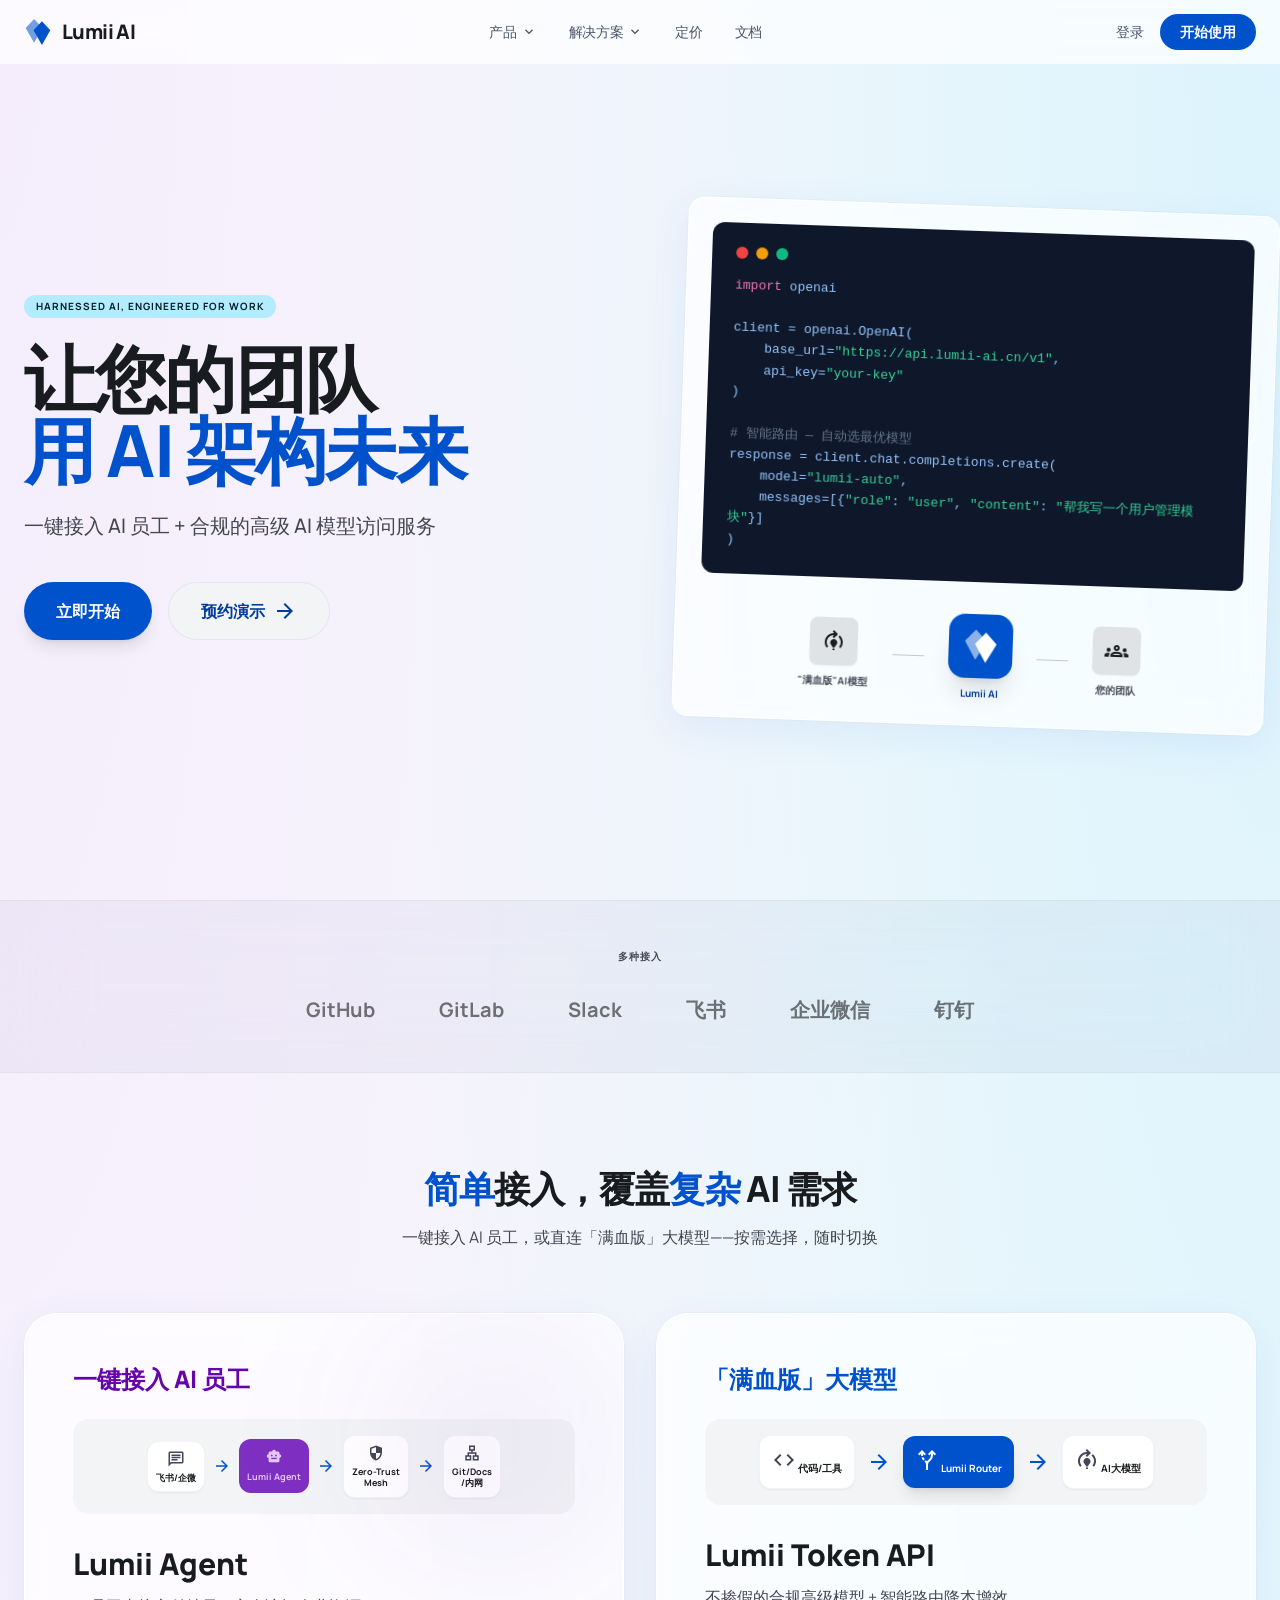
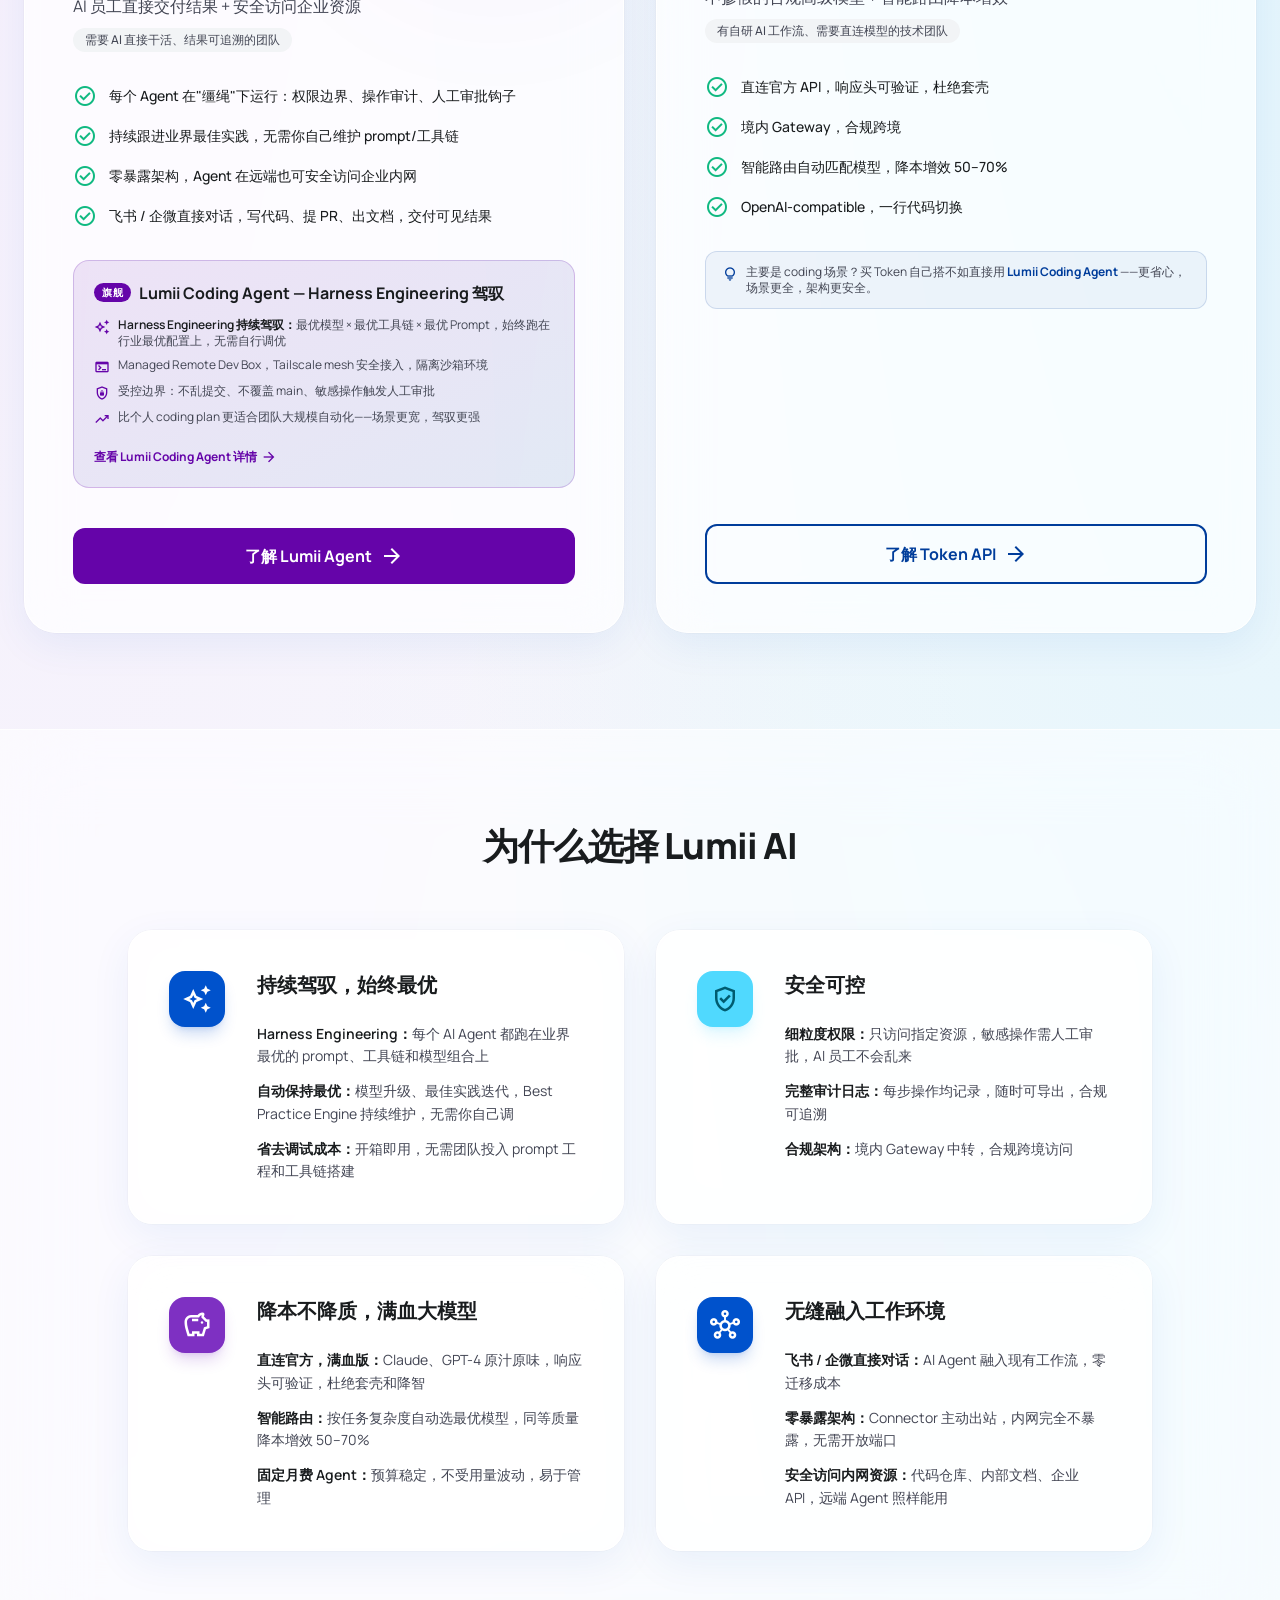
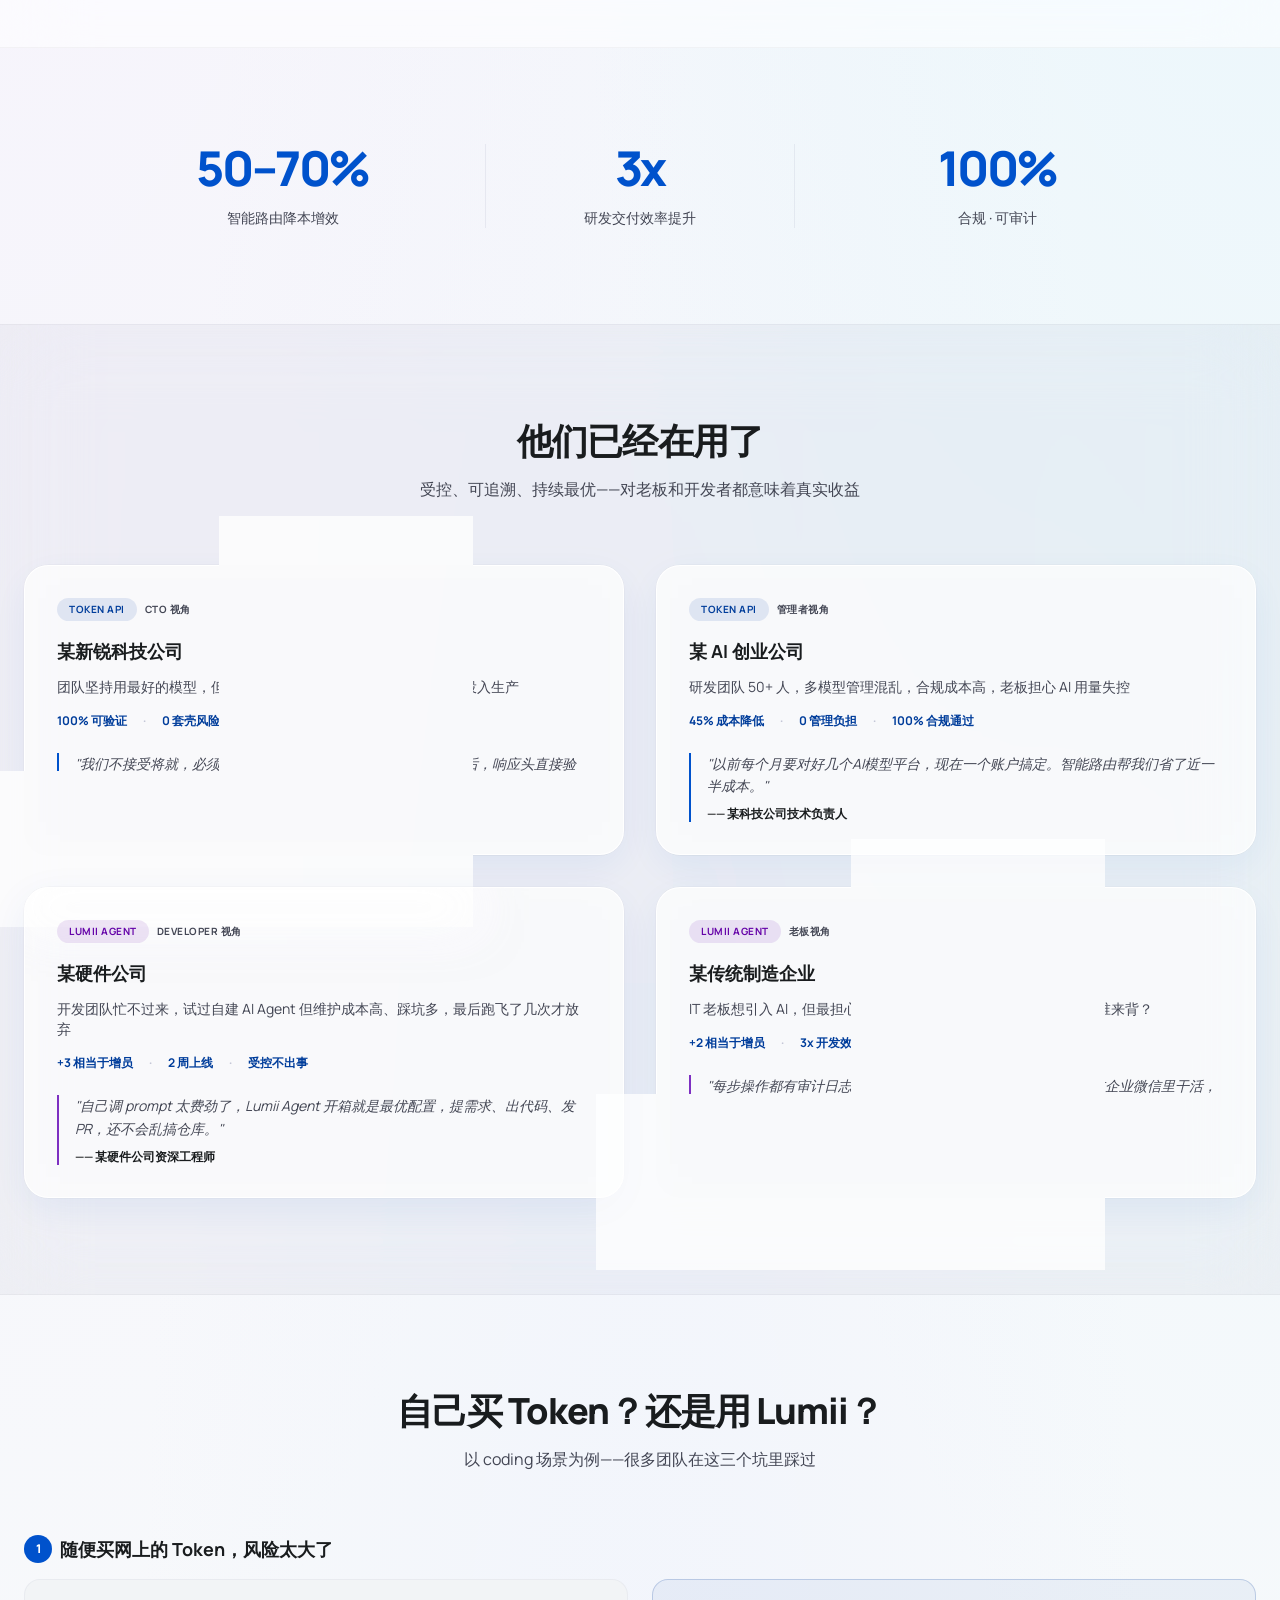
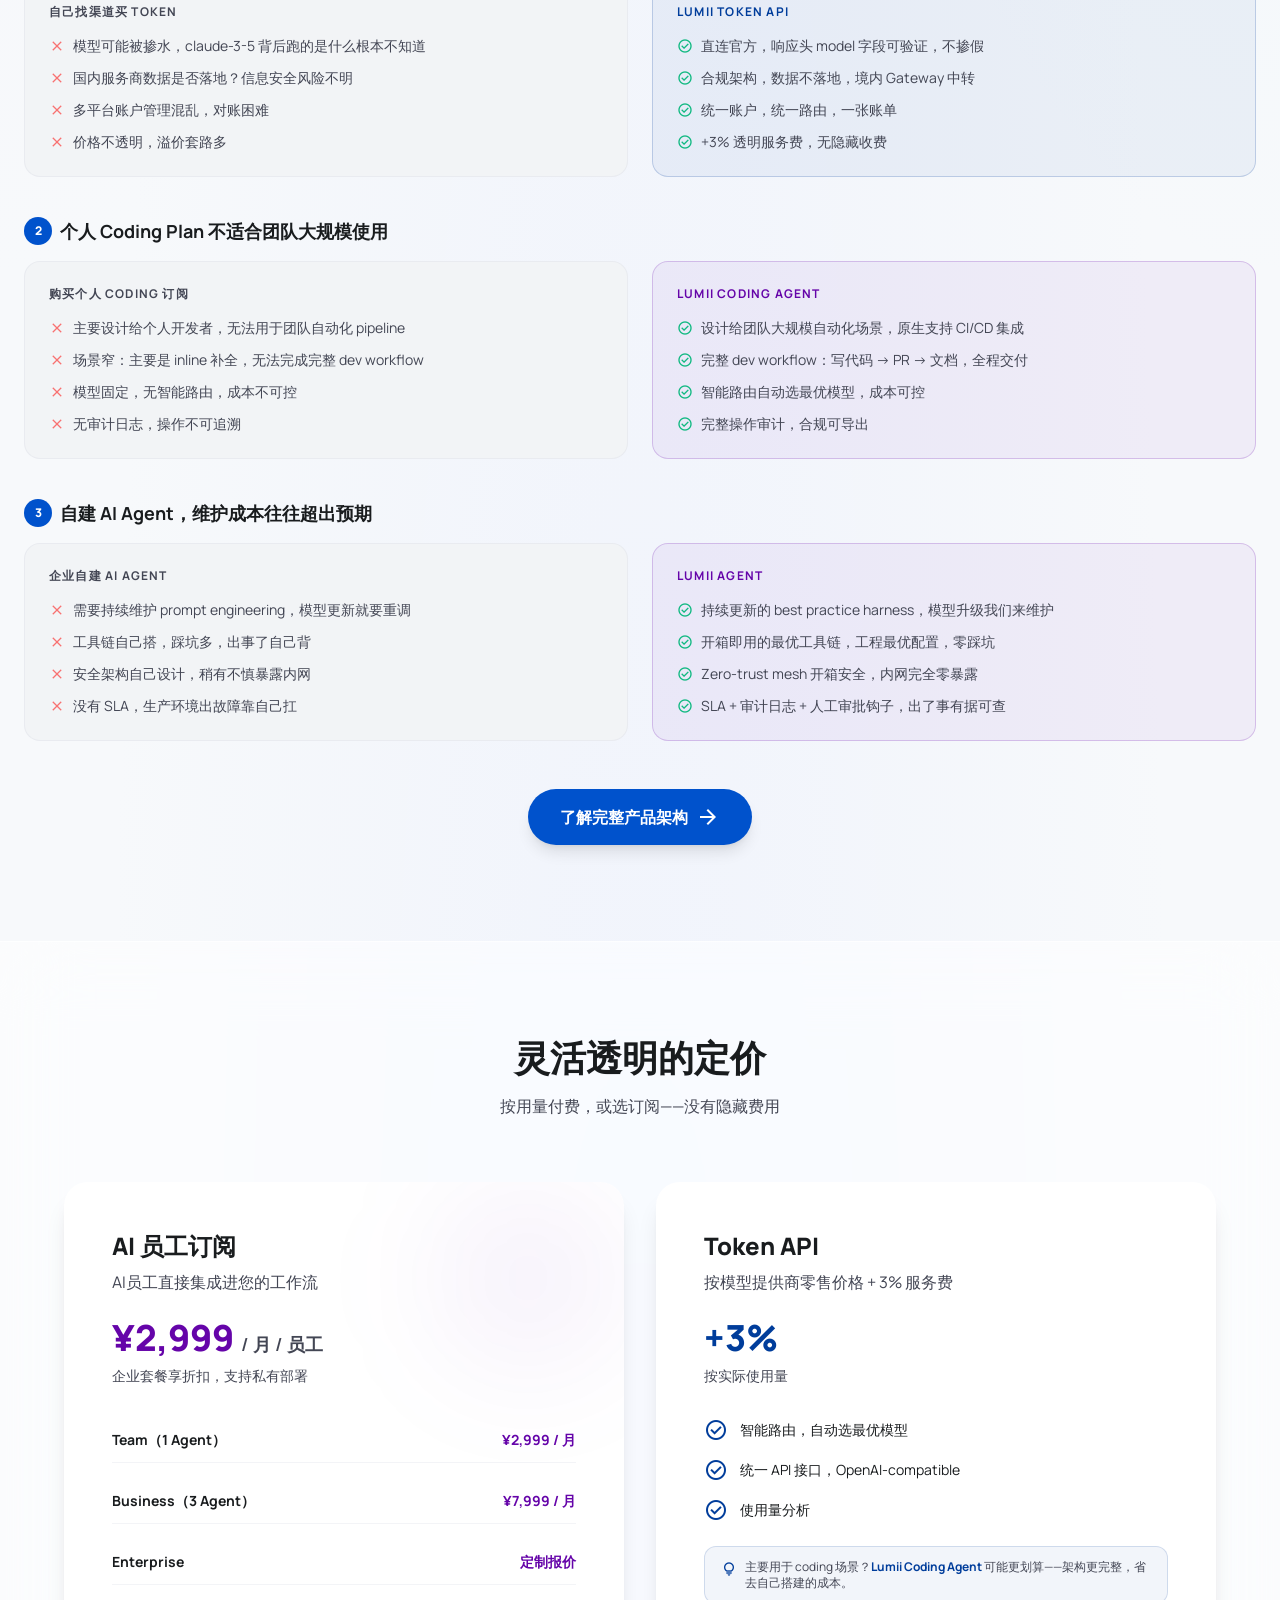
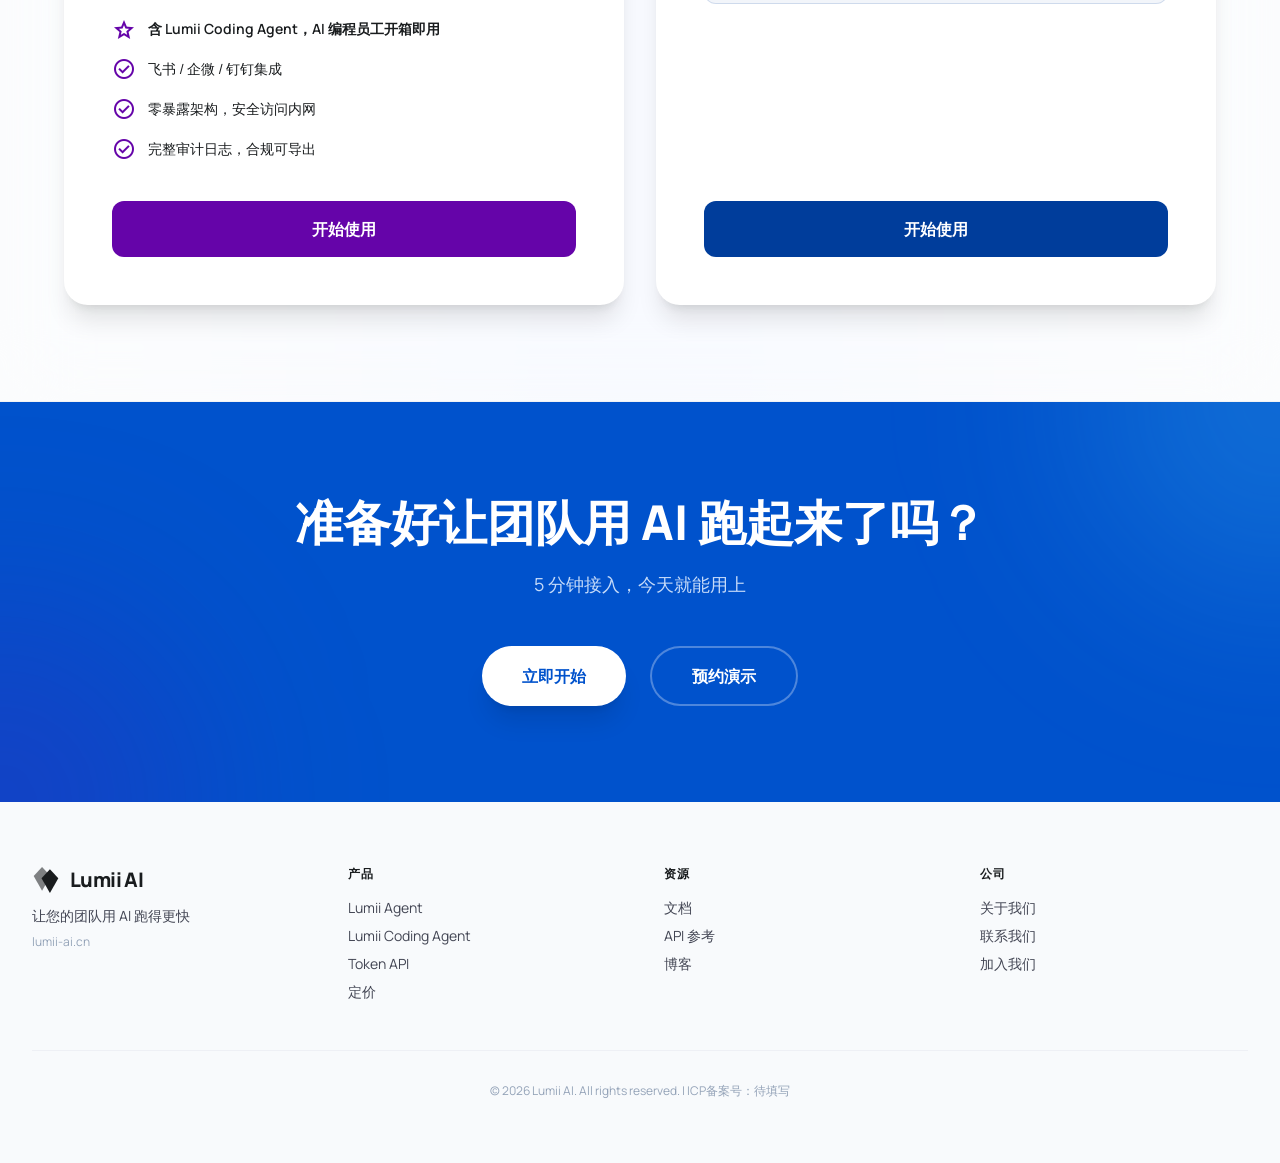
<file: archive/v1-index.html>
<!DOCTYPE html>
<html lang="zh-CN" class="light">
<head>
<meta charset="utf-8"/>
<meta content="width=device-width, initial-scale=1.0" name="viewport"/>
<title>Lumii AI - 让您的团队用 AI 架构未来</title>
<link rel="icon" type="image/svg+xml" href="/favicon.svg"/>
  <script type="module" crossorigin src="/assets/main-CI-5EofN.js"></script>
  <link rel="stylesheet" crossorigin href="/assets/main-Bpk9und5.css">
</head>
<body class="bg-surface text-on-surface font-body overflow-x-hidden selection:bg-primary-fixed selection:text-on-primary-fixed">

<!-- 1.1 导航栏 -->
<nav class="fixed top-0 w-full z-50 bg-white/70 backdrop-blur-xl">
  <div class="flex justify-between items-center max-w-7xl mx-auto px-6 h-16">
    <a href="#" class="flex items-center gap-2.5">
      <img src="/assets/logo/mark-color.svg" alt="" class="h-7 w-auto" />
      <span class="text-xl font-extrabold text-on-surface tracking-tight" style="letter-spacing:-0.03em">Lumii AI</span>
    </a>
    <div class="hidden md:flex items-center space-x-8 text-sm font-medium tracking-tight">
      <div class="nav-dropdown">
        <a class="text-slate-600 hover:text-blue-600 transition-colors cursor-pointer flex items-center gap-1" href="#">产品 <span class="material-symbols-outlined text-base">expand_more</span></a>
        <div class="nav-dropdown-menu">
          <ul>
            <li><a href="/products.html">Lumii Agent</a></li>
            <li><a href="/products.html#coding">Lumii Coding Agent</a></li>
            <li><a href="/products.html#token">Token API</a></li>
            <li><a href="/v2/" class="text-blue-600 font-semibold">智能体服务 (V2) →</a></li>
          </ul>
        </div>
      </div>
      <div class="nav-dropdown">
        <a class="text-slate-600 hover:text-blue-600 transition-colors cursor-pointer flex items-center gap-1" href="#">解决方案 <span class="material-symbols-outlined text-base">expand_more</span></a>
        <div class="nav-dropdown-menu">
          <ul>
            <li><a href="/products.html#coding">AI 编程</a></li>
            <li><a href="#">研发效能</a></li>
            <li><a href="#">IT 运维</a></li>
            <li><a href="#">成本优化</a></li>
          </ul>
        </div>
      </div>
      <a class="text-slate-600 hover:text-blue-600 transition-colors" href="#">定价</a>
      <a class="text-slate-600 hover:text-blue-600 transition-colors" href="#">文档</a>
    </div>
    <div class="hidden md:flex items-center space-x-4">
      <button class="text-slate-600 dark:text-slate-300 hover:text-blue-600 text-sm font-medium">登录</button>
      <button data-cta="get-started" class="bg-primary-container text-white px-5 py-2 rounded-full text-sm font-semibold hover:scale-105 active:scale-95 transition-transform duration-200">开始使用</button>
    </div>
    <!-- Mobile hamburger -->
    <button class="md:hidden" data-mobile-menu-toggle>
      <span class="material-symbols-outlined text-2xl">menu</span>
    </button>
  </div>
  <!-- Mobile menu -->
  <div id="mobile-menu" class="mobile-menu flex-col bg-white/95 backdrop-blur-xl px-6 pb-6 md:hidden">
    <a class="py-3 text-sm font-medium text-slate-600 border-b border-slate-100" href="#">产品</a>
    <a class="py-3 text-sm font-medium text-slate-600 border-b border-slate-100" href="#">解决方案</a>
    <a class="py-3 text-sm font-medium text-slate-600 border-b border-slate-100" href="#">定价</a>
    <a class="py-3 text-sm font-medium text-slate-600 border-b border-slate-100" href="#">文档</a>
    <a class="py-3 text-sm font-medium text-slate-600 border-b border-slate-100" href="#">登录</a>
    <button data-cta="get-started" class="mt-4 w-full bg-primary-container text-white py-3 rounded-full text-sm font-semibold">开始使用</button>
  </div>
</nav>

<main class="mesh-gradient-bg">

<!-- 1.2 Hero Section -->
<section class="min-h-screen flex flex-col justify-center overflow-hidden">
<div class="relative pt-24 pb-16 px-6 max-w-7xl mx-auto w-full">
  <div class="grid lg:grid-cols-2 gap-8 lg:gap-12 items-center">
    <!-- 左栏 -->
    <div class="z-10">
      <span class="inline-block py-1 px-3 rounded-full bg-secondary-fixed text-on-secondary-fixed text-[10px] uppercase tracking-widest font-bold mb-6">Harnessed AI, Engineered for Work</span>
      <h1 class="text-5xl lg:text-7xl font-extrabold tracking-tight text-on-surface leading-[1.1] mb-6">
        让您的团队<br/>
        <span class="text-primary-container">用 AI 架构未来</span>
      </h1>
      <p class="text-xl text-on-surface-variant font-medium max-w-xl mb-10 leading-relaxed">
        一键接入 AI 员工 + 合规的高级 AI 模型访问服务
      </p>
      <div class="flex flex-wrap gap-4">
        <button data-cta="get-started" class="px-8 py-4 bg-primary-container text-white rounded-full font-bold shadow-lg hover:shadow-primary-container/20 transition-all hover:scale-105 active:scale-95">立即开始</button>
        <button data-cta="demo-request" class="px-8 py-4 bg-surface-container-low text-primary border border-outline-variant/30 rounded-full font-bold hover:bg-surface-container-high transition-all flex items-center gap-2 group">
          预约演示 <span class="material-symbols-outlined transition-transform group-hover:translate-x-1">arrow_forward</span>
        </button>
      </div>
    </div>
    <!-- 右栏：代码块 + 架构图 -->
    <div class="relative mt-8 lg:mt-0">
      <div class="glass-card rounded-2xl shadow-2xl p-4 md:p-6 lg:transform lg:rotate-2 lg:translate-x-4">
        <div class="bg-slate-900 rounded-xl p-4 md:p-6 font-mono text-sm text-blue-300 overflow-x-auto">
          <div class="flex gap-2 mb-4">
            <div class="w-3 h-3 rounded-full bg-red-500"></div>
            <div class="w-3 h-3 rounded-full bg-amber-500"></div>
            <div class="w-3 h-3 rounded-full bg-emerald-500"></div>
          </div>
<pre class="whitespace-pre-wrap break-all text-[13px] leading-relaxed"><code><span class="text-pink-400">import</span> openai

client = openai.OpenAI(
    base_url=<span class="text-emerald-400">"https://api.lumii-ai.cn/v1"</span>,
    api_key=<span class="text-emerald-400">"your-key"</span>
)

<span class="text-slate-500"># 智能路由 — 自动选最优模型</span>
response = client.chat.completions.create(
    model=<span class="text-emerald-400">"lumii-auto"</span>,
    messages=[{<span class="text-emerald-400">"role"</span>: <span class="text-emerald-400">"user"</span>, <span class="text-emerald-400">"content"</span>: <span class="text-emerald-400">"帮我写一个用户管理模块"</span>}]
)</code></pre>
        </div>
        <!-- 架构图 -->
        <div class="mt-8 flex justify-center items-center gap-6">
          <div class="flex flex-col items-center">
            <div class="w-12 h-12 rounded-lg bg-surface-container-highest flex items-center justify-center text-on-surface shadow-sm mb-2">
              <span class="material-symbols-outlined">model_training</span>
            </div>
            <span class="text-[10px] font-bold text-on-surface-variant">"满血版"AI模型</span>
          </div>
          <div class="h-px w-8 bg-outline-variant"></div>
          <div class="flex flex-col items-center">
            <div class="w-16 h-16 rounded-2xl bg-primary-container flex items-center justify-center shadow-xl mb-2">
              <img src="/assets/logo/mark-white.svg" alt="Lumii AI" class="w-9 h-9" />
            </div>
            <span class="text-[10px] font-bold text-primary">Lumii AI</span>
          </div>
          <div class="h-px w-8 bg-outline-variant"></div>
          <div class="flex flex-col items-center">
            <div class="w-12 h-12 rounded-lg bg-surface-container-highest flex items-center justify-center text-on-surface shadow-sm mb-2">
              <span class="material-symbols-outlined">groups</span>
            </div>
            <span class="text-[10px] font-bold text-on-surface-variant uppercase">您的团队</span>
          </div>
        </div>
      </div>
    </div>
  </div>
</div>
</section>

<!-- 1.3 兼容性信任带 -->
<section class="py-12 tonal-recessed">
  <div class="max-w-7xl mx-auto px-6 text-center">
    <p class="text-[10px] uppercase tracking-widest font-bold text-on-surface-variant mb-8">多种接入</p>
    <div class="flex flex-wrap justify-center items-center gap-8 md:gap-16 opacity-60">
      <div class="flex items-center gap-2 grayscale hover:grayscale-0 transition-all cursor-default"><span class="font-bold text-xl">GitHub</span></div>
      <div class="flex items-center gap-2 grayscale hover:grayscale-0 transition-all cursor-default"><span class="font-bold text-xl">GitLab</span></div>
      <div class="flex items-center gap-2 grayscale hover:grayscale-0 transition-all cursor-default"><span class="font-bold text-xl">Slack</span></div>
      <div class="flex items-center gap-2 grayscale hover:grayscale-0 transition-all cursor-default"><span class="font-bold text-xl">飞书</span></div>
      <div class="flex items-center gap-2 grayscale hover:grayscale-0 transition-all cursor-default"><span class="font-bold text-xl">企业微信</span></div>
      <div class="flex items-center gap-2 grayscale hover:grayscale-0 transition-all cursor-default"><span class="font-bold text-xl">钉钉</span></div>
    </div>
  </div>
</section>

<!-- 1.4 产品 Section -->
<section class="py-24 px-6">
<div class="max-w-7xl mx-auto">
  <div class="text-center mb-16">
    <h2 class="text-4xl font-extrabold mb-4 tracking-tight"><span class="text-primary-container">简单</span>接入，覆盖<span class="text-primary-container">复杂</span> AI 需求</h2>
    <p class="text-on-surface-variant max-w-2xl mx-auto">一键接入 AI 员工，或直连「满血版」大模型——按需选择，随时切换</p>
  </div>
  <div class="grid md:grid-cols-2 gap-8">

    <!-- 卡片 1: Lumii Agent（主角） -->
    <div class="glass-card rounded-[2rem] p-5 sm:p-8 md:p-12 kinetic-shadow border-none flex flex-col min-w-0 relative overflow-hidden">
      <!-- 主角光晕 -->
      <div class="absolute top-0 right-0 w-64 h-64 bg-tertiary/5 rounded-full blur-[80px] pointer-events-none"></div>
      <div class="mb-8">
        <p class="text-2xl font-extrabold text-tertiary leading-snug mb-6">一键接入 AI 员工</p>
        <!-- 架构图 -->
        <div class="w-full bg-surface-container-low p-4 rounded-2xl mb-8 overflow-x-auto">
          <div class="flex items-center justify-center gap-2 text-xs font-medium min-w-max">
            <div class="bg-white p-2 rounded-xl shadow-sm border border-outline-variant/20 text-center flex-shrink-0">
              <span class="material-symbols-outlined text-on-surface-variant mb-1 block text-lg">chat</span>
              <span class="text-[9px] font-bold leading-tight block">飞书/企微</span>
            </div>
            <span class="material-symbols-outlined text-primary-container text-lg flex-shrink-0">arrow_forward</span>
            <div class="bg-tertiary-container text-on-tertiary-container p-2 rounded-xl text-center flex-shrink-0">
              <span class="material-symbols-outlined mb-1 block text-lg" style="font-variation-settings: 'FILL' 1;">smart_toy</span>
              <span class="text-[9px] font-bold block">Lumii Agent</span>
            </div>
            <span class="material-symbols-outlined text-primary-container text-lg flex-shrink-0">arrow_forward</span>
            <div class="bg-white p-2 rounded-xl shadow-sm border border-outline-variant/20 text-center flex-shrink-0">
              <span class="material-symbols-outlined text-on-surface-variant mb-1 block text-lg">security</span>
              <span class="text-[9px] font-bold leading-tight block">Zero-Trust</span>
              <span class="text-[9px] font-bold leading-tight block">Mesh</span>
            </div>
            <span class="material-symbols-outlined text-primary-container text-lg flex-shrink-0">arrow_forward</span>
            <div class="bg-white p-2 rounded-xl shadow-sm border border-outline-variant/20 text-center flex-shrink-0">
              <span class="material-symbols-outlined text-on-surface-variant mb-1 block text-lg">lan</span>
              <span class="text-[9px] font-bold leading-tight block">Git/Docs</span>
              <span class="text-[9px] font-bold leading-tight block">/内网</span>
            </div>
          </div>
        </div>

        <h2 class="text-3xl font-extrabold mb-3">Lumii Agent</h2>
        <p class="text-on-surface-variant mb-2">AI 员工直接交付结果 + 安全访问企业资源</p>
        <span class="inline-block bg-surface-container-low text-on-surface-variant px-3 py-1 rounded-full text-xs font-medium mb-8">需要 AI 直接干活、结果可追溯的团队</span>

        <ul class="space-y-4 mb-8">
          <li class="flex items-center gap-3">
            <span class="material-symbols-outlined text-emerald-500 flex-shrink-0">check_circle</span>
            <span class="text-sm font-medium">每个 Agent 在"缰绳"下运行：权限边界、操作审计、人工审批钩子</span>
          </li>
          <li class="flex items-center gap-3">
            <span class="material-symbols-outlined text-emerald-500 flex-shrink-0">check_circle</span>
            <span class="text-sm font-medium">持续跟进业界最佳实践，无需你自己维护 prompt/工具链</span>
          </li>
          <li class="flex items-center gap-3">
            <span class="material-symbols-outlined text-emerald-500 flex-shrink-0">check_circle</span>
            <span class="text-sm font-medium">零暴露架构，Agent 在远端也可安全访问企业内网</span>
          </li>
          <li class="flex items-center gap-3">
            <span class="material-symbols-outlined text-emerald-500 flex-shrink-0">check_circle</span>
            <span class="text-sm font-medium">飞书 / 企微直接对话，写代码、提 PR、出文档，交付可见结果</span>
          </li>
        </ul>

        <!-- Lumii Coding Agent 高亮子卡片 -->
        <div class="bg-gradient-to-br from-tertiary/10 to-primary/10 border border-tertiary/20 rounded-2xl p-5 mb-2">
          <div class="flex items-center gap-2 mb-3">
            <span class="inline-block bg-tertiary text-white text-[10px] font-bold px-2 py-0.5 rounded-full uppercase tracking-wider">旗舰</span>
            <span class="font-bold text-base">Lumii Coding Agent — Harness Engineering 驾驭</span>
          </div>
          <ul class="space-y-2 mb-4">
            <li class="text-xs text-on-surface-variant flex items-start gap-2">
              <span class="material-symbols-outlined text-tertiary text-base flex-shrink-0 mt-0.5">auto_awesome</span>
              <span><span class="font-semibold text-on-surface">Harness Engineering 持续驾驭：</span>最优模型 × 最优工具链 × 最优 Prompt，始终跑在行业最优配置上，无需自行调优</span>
            </li>
            <li class="text-xs text-on-surface-variant flex items-start gap-2">
              <span class="material-symbols-outlined text-tertiary text-base flex-shrink-0 mt-0.5">terminal</span>
              Managed Remote Dev Box，Tailscale mesh 安全接入，隔离沙箱环境
            </li>
            <li class="text-xs text-on-surface-variant flex items-start gap-2">
              <span class="material-symbols-outlined text-tertiary text-base flex-shrink-0 mt-0.5">shield_lock</span>
              受控边界：不乱提交、不覆盖 main、敏感操作触发人工审批
            </li>
            <li class="text-xs text-on-surface-variant flex items-start gap-2">
              <span class="material-symbols-outlined text-tertiary text-base flex-shrink-0 mt-0.5">trending_up</span>
              比个人 coding plan 更适合团队大规模自动化——场景更宽，驾驭更强
            </li>
          </ul>
          <a href="/products.html#coding" class="inline-flex items-center gap-1 text-xs font-bold text-tertiary hover:underline">
            查看 Lumii Coding Agent 详情 <span class="material-symbols-outlined text-base">arrow_forward</span>
          </a>
        </div>
      </div>
      <a href="/products.html" class="mt-auto w-full py-4 bg-tertiary text-white rounded-xl font-bold flex items-center justify-center gap-2 group hover:bg-tertiary/90 transition-colors">
        了解 Lumii Agent <span class="material-symbols-outlined group-hover:translate-x-1 transition-transform">arrow_forward</span>
      </a>
    </div>

    <!-- 卡片 2: Token API（为 Agents 加油） -->
    <div class="glass-card rounded-[2rem] p-5 sm:p-8 md:p-12 kinetic-shadow border-none flex flex-col min-w-0">
      <div class="mb-8">
        <p class="text-2xl font-extrabold text-primary-container leading-snug mb-6">「满血版」大模型</p>
        <!-- 架构图 -->
        <div class="w-full bg-surface-container-low p-4 rounded-2xl mb-8 overflow-x-auto">
          <div class="flex items-center justify-center gap-3 text-xs font-medium min-w-max">
            <div class="bg-white p-3 rounded-xl shadow-sm border border-outline-variant/20 text-center flex-shrink-0">
              <span class="material-symbols-outlined text-on-surface-variant mb-1 block">code</span>
              <span class="text-[10px] font-bold">代码/工具</span>
            </div>
            <span class="material-symbols-outlined text-primary-container flex-shrink-0">arrow_forward</span>
            <div class="bg-primary-container text-white p-3 rounded-xl shadow-lg text-center flex-shrink-0">
              <span class="material-symbols-outlined mb-1 block">alt_route</span>
              <span class="text-[10px] font-bold">Lumii Router</span>
            </div>
            <span class="material-symbols-outlined text-primary-container flex-shrink-0">arrow_forward</span>
            <div class="bg-white p-3 rounded-xl shadow-sm border border-outline-variant/20 text-center flex-shrink-0">
              <span class="material-symbols-outlined text-on-surface-variant mb-1 block">model_training</span>
              <span class="text-[10px] font-bold">AI大模型</span>
            </div>
          </div>
        </div>

        <h2 class="text-3xl font-extrabold mb-3">Lumii Token API</h2>
        <p class="text-on-surface-variant mb-2">不掺假的合规高级模型 + 智能路由降本增效</p>
        <span class="inline-block bg-surface-container-low text-on-surface-variant px-3 py-1 rounded-full text-xs font-medium mb-8">有自研 AI 工作流、需要直连模型的技术团队</span>

        <ul class="space-y-4 mb-8">
          <li class="flex items-center gap-3">
            <span class="material-symbols-outlined text-emerald-500 flex-shrink-0">check_circle</span>
            <span class="text-sm font-medium">直连官方 API，响应头可验证，杜绝套壳</span>
          </li>
          <li class="flex items-center gap-3">
            <span class="material-symbols-outlined text-emerald-500 flex-shrink-0">check_circle</span>
            <span class="text-sm font-medium">境内 Gateway，合规跨境</span>
          </li>
          <li class="flex items-center gap-3">
            <span class="material-symbols-outlined text-emerald-500 flex-shrink-0">check_circle</span>
            <span class="text-sm font-medium">智能路由自动匹配模型，降本增效 50–70%</span>
          </li>
          <li class="flex items-center gap-3">
            <span class="material-symbols-outlined text-emerald-500 flex-shrink-0">check_circle</span>
            <span class="text-sm font-medium">OpenAI-compatible，一行代码切换</span>
          </li>
        </ul>

        <!-- Lumii Coding Agent 引流提示 -->
        <div class="bg-primary/5 border border-primary/15 rounded-xl px-4 py-3 flex items-start gap-2">
          <span class="material-symbols-outlined text-primary text-base flex-shrink-0 mt-0.5">lightbulb</span>
          <p class="text-xs text-on-surface-variant">
            主要是 coding 场景？买 Token 自己搭不如直接用
            <a href="/products.html#coding" class="font-bold text-primary hover:underline">Lumii Coding Agent</a>
            ——更省心，场景更全，架构更安全。
          </p>
        </div>
      </div>
      <a href="/products.html#token" class="mt-auto w-full py-4 border-2 border-primary text-primary rounded-xl font-bold flex items-center justify-center gap-2 hover:bg-primary/5 transition-colors group">
        了解 Token API <span class="material-symbols-outlined group-hover:translate-x-1 transition-transform">arrow_forward</span>
      </a>
    </div>
  </div>
</div>
</section>

<!-- 1.5 核心价值 Section -->
<section class="py-24 px-6 tonal-frosted">
  <div class="max-w-7xl mx-auto">
    <div class="text-center mb-16">
      <h2 class="text-4xl font-extrabold mb-4 tracking-tight">为什么选择 Lumii AI</h2>
    </div>
    <div class="grid md:grid-cols-2 gap-8 max-w-5xl mx-auto">
      <!-- 卡片 1 — 持续驾驭，始终最优 -->
      <div class="glass-card p-10 rounded-3xl kinetic-shadow">
        <div class="flex items-start gap-8">
          <div class="w-14 h-14 bg-primary-container rounded-2xl flex items-center justify-center text-white flex-shrink-0 shadow-lg shadow-primary-container/20">
            <span class="material-symbols-outlined text-3xl">auto_awesome</span>
          </div>
          <div>
            <h3 class="text-xl font-bold mb-6">持续驾驭，始终最优</h3>
            <ul class="space-y-3 text-sm text-on-surface-variant leading-relaxed">
              <li><span class="font-semibold text-on-surface">Harness Engineering：</span>每个 AI Agent 都跑在业界最优的 prompt、工具链和模型组合上</li>
              <li><span class="font-semibold text-on-surface">自动保持最优：</span>模型升级、最佳实践迭代，Best Practice Engine 持续维护，无需你自己调</li>
              <li><span class="font-semibold text-on-surface">省去调试成本：</span>开箱即用，无需团队投入 prompt 工程和工具链搭建</li>
            </ul>
          </div>
        </div>
      </div>
      <!-- 卡片 2 — 安全可控 -->
      <div class="glass-card p-10 rounded-3xl kinetic-shadow">
        <div class="flex items-start gap-8">
          <div class="w-14 h-14 bg-secondary-container rounded-2xl flex items-center justify-center text-on-secondary-container flex-shrink-0 shadow-lg shadow-secondary-container/20">
            <span class="material-symbols-outlined text-3xl">verified_user</span>
          </div>
          <div>
            <h3 class="text-xl font-bold mb-6">安全可控</h3>
            <ul class="space-y-3 text-sm text-on-surface-variant leading-relaxed">
              <li><span class="font-semibold text-on-surface">细粒度权限：</span>只访问指定资源，敏感操作需人工审批，AI 员工不会乱来</li>
              <li><span class="font-semibold text-on-surface">完整审计日志：</span>每步操作均记录，随时可导出，合规可追溯</li>
              <li><span class="font-semibold text-on-surface">合规架构：</span>境内 Gateway 中转，合规跨境访问</li>
            </ul>
          </div>
        </div>
      </div>
      <!-- 卡片 3 — 降本不降质，满血大模型 -->
      <div class="glass-card p-10 rounded-3xl kinetic-shadow">
        <div class="flex items-start gap-8">
          <div class="w-14 h-14 bg-tertiary-container rounded-2xl flex items-center justify-center text-white flex-shrink-0 shadow-lg shadow-tertiary-container/20">
            <span class="material-symbols-outlined text-3xl">savings</span>
          </div>
          <div>
            <h3 class="text-xl font-bold mb-6">降本不降质，满血大模型</h3>
            <ul class="space-y-3 text-sm text-on-surface-variant leading-relaxed">
              <li><span class="font-semibold text-on-surface">直连官方，满血版：</span>Claude、GPT-4 原汁原味，响应头可验证，杜绝套壳和降智</li>
              <li><span class="font-semibold text-on-surface">智能路由：</span>按任务复杂度自动选最优模型，同等质量降本增效 50–70%</li>
              <li><span class="font-semibold text-on-surface">固定月费 Agent：</span>预算稳定，不受用量波动，易于管理</li>
            </ul>
          </div>
        </div>
      </div>
      <!-- 卡片 4 — 无缝融入工作环境 -->
      <div class="glass-card p-10 rounded-3xl kinetic-shadow">
        <div class="flex items-start gap-8">
          <div class="w-14 h-14 bg-primary-container rounded-2xl flex items-center justify-center text-white flex-shrink-0 shadow-lg shadow-primary-container/20">
            <span class="material-symbols-outlined text-3xl">hub</span>
          </div>
          <div>
            <h3 class="text-xl font-bold mb-6">无缝融入工作环境</h3>
            <ul class="space-y-3 text-sm text-on-surface-variant leading-relaxed">
              <li><span class="font-semibold text-on-surface">飞书 / 企微直接对话：</span>AI Agent 融入现有工作流，零迁移成本</li>
              <li><span class="font-semibold text-on-surface">零暴露架构：</span>Connector 主动出站，内网完全不暴露，无需开放端口</li>
              <li><span class="font-semibold text-on-surface">安全访问内网资源：</span>代码仓库、内部文档、企业 API，远端 Agent 照样能用</li>
            </ul>
          </div>
        </div>
      </div>
    </div>
  </div>
</section>

<!-- 1.6 数据亮点 Section -->
<section class="py-24 px-6">
  <div class="max-w-5xl mx-auto grid md:grid-cols-3 gap-12 text-center">
    <div>
      <div class="text-5xl font-black text-primary-container mb-2 tracking-tighter">50–70%</div>
      <p class="mt-4 text-sm font-medium text-on-surface-variant">智能路由降本增效</p>
    </div>
    <div class="relative">
      <div class="hidden md:block absolute left-0 top-0 bottom-0 w-px bg-outline-variant/30"></div>
      <div class="text-5xl font-black text-primary-container mb-2 tracking-tighter">3x</div>
      <p class="mt-4 text-sm font-medium text-on-surface-variant">研发交付效率提升</p>
      <div class="hidden md:block absolute right-0 top-0 bottom-0 w-px bg-outline-variant/30"></div>
    </div>
    <div>
      <div class="text-5xl font-black text-primary-container mb-2 tracking-tighter">100%</div>
      <p class="mt-4 text-sm font-medium text-on-surface-variant">合规 · 可审计</p>
    </div>
  </div>
</section>

<!-- 1.7 客户案例 Section — Harnessed AI 在真实场景中的价值 -->
<section class="py-24 px-6 tonal-recessed">
<div class="max-w-7xl mx-auto">
  <div class="text-center mb-16">
    <h2 class="text-4xl font-extrabold tracking-tight">他们已经在用了</h2>
    <p class="mt-4 text-on-surface-variant max-w-2xl mx-auto">受控、可追溯、持续最优——对老板和开发者都意味着真实收益</p>
  </div>
  <div class="grid md:grid-cols-2 gap-8">
    <!-- 案例 1 — 老板视角：安全可控 -->
    <div class="glass-card p-8 rounded-3xl kinetic-shadow">
      <div class="flex items-center gap-2 mb-4">
        <span class="inline-block bg-primary/10 text-primary px-3 py-1 rounded-full text-[10px] font-bold uppercase tracking-wider">Token API</span>
        <span class="text-[10px] font-bold text-on-surface-variant uppercase tracking-wider">CTO 视角</span>
      </div>
      <h4 class="font-bold text-lg mb-3">某新锐科技公司</h4>
      <p class="text-sm text-on-surface-variant mb-4">团队坚持用最好的模型，但一直遭遇套壳、响应不稳定，无法放心投入生产</p>
      <div class="flex items-center gap-4 mb-6 text-xs font-bold text-primary">
        <span>100% 可验证</span>
        <span class="text-outline-variant">·</span>
        <span>0 套壳风险</span>
        <span class="text-outline-variant">·</span>
        <span>稳定可用</span>
      </div>
      <blockquote class="border-l-2 border-primary-container pl-4 italic text-on-surface-variant text-sm leading-relaxed">
        "我们不接受将就，必须用真的 Claude 和 GPT-4。接入 Lumii 之后，响应头直接验证，再也不用猜了。"
        <footer class="mt-2 not-italic text-xs font-semibold text-on-surface">—— 某新锐科技公司 CTO</footer>
      </blockquote>
    </div>
    <!-- 案例 2 — 老板视角：合规管控 -->
    <div class="glass-card p-8 rounded-3xl kinetic-shadow">
      <div class="flex items-center gap-2 mb-4">
        <span class="inline-block bg-primary/10 text-primary px-3 py-1 rounded-full text-[10px] font-bold uppercase tracking-wider">Token API</span>
        <span class="text-[10px] font-bold text-on-surface-variant uppercase tracking-wider">管理者视角</span>
      </div>
      <h4 class="font-bold text-lg mb-3">某 AI 创业公司</h4>
      <p class="text-sm text-on-surface-variant mb-4">研发团队 50+ 人，多模型管理混乱，合规成本高，老板担心 AI 用量失控</p>
      <div class="flex items-center gap-4 mb-6 text-xs font-bold text-primary">
        <span>45% 成本降低</span>
        <span class="text-outline-variant">·</span>
        <span>0 管理负担</span>
        <span class="text-outline-variant">·</span>
        <span>100% 合规通过</span>
      </div>
      <blockquote class="border-l-2 border-primary-container pl-4 italic text-on-surface-variant text-sm leading-relaxed">
        "以前每个月要对好几个AI模型平台，现在一个账户搞定。智能路由帮我们省了近一半成本。"
        <footer class="mt-2 not-italic text-xs font-semibold text-on-surface">—— 某科技公司技术负责人</footer>
      </blockquote>
    </div>
    <!-- 案例 3 — Developer 视角：最优配置 + 受控 -->
    <div class="glass-card p-8 rounded-3xl kinetic-shadow">
      <div class="flex items-center gap-2 mb-4">
        <span class="inline-block bg-tertiary/10 text-tertiary px-3 py-1 rounded-full text-[10px] font-bold uppercase tracking-wider">Lumii Agent</span>
        <span class="text-[10px] font-bold text-on-surface-variant uppercase tracking-wider">Developer 视角</span>
      </div>
      <h4 class="font-bold text-lg mb-3">某硬件公司</h4>
      <p class="text-sm text-on-surface-variant mb-4">开发团队忙不过来，试过自建 AI Agent 但维护成本高、踩坑多，最后跑飞了几次才放弃</p>
      <div class="flex items-center gap-4 mb-6 text-xs font-bold text-primary">
        <span>+3 相当于增员</span>
        <span class="text-outline-variant">·</span>
        <span>2 周上线</span>
        <span class="text-outline-variant">·</span>
        <span>受控不出事</span>
      </div>
      <blockquote class="border-l-2 border-tertiary-container pl-4 italic text-on-surface-variant text-sm leading-relaxed">
        "自己调 prompt 太费劲了，Lumii Agent 开箱就是最优配置，提需求、出代码、发 PR，还不会乱搞仓库。"
        <footer class="mt-2 not-italic text-xs font-semibold text-on-surface">—— 某硬件公司资深工程师</footer>
      </blockquote>
    </div>
    <!-- 案例 4 — 老板视角：安全上线 -->
    <div class="glass-card p-8 rounded-3xl kinetic-shadow">
      <div class="flex items-center gap-2 mb-4">
        <span class="inline-block bg-tertiary/10 text-tertiary px-3 py-1 rounded-full text-[10px] font-bold uppercase tracking-wider">Lumii Agent</span>
        <span class="text-[10px] font-bold text-on-surface-variant uppercase tracking-wider">老板视角</span>
      </div>
      <h4 class="font-bold text-lg mb-3">某传统制造企业</h4>
      <p class="text-sm text-on-surface-variant mb-4">IT 老板想引入 AI，但最担心的是：AI 会不会乱访问数据？出了问题谁来背？</p>
      <div class="flex items-center gap-4 mb-6 text-xs font-bold text-primary">
        <span>+2 相当于增员</span>
        <span class="text-outline-variant">·</span>
        <span>3x 开发效率</span>
        <span class="text-outline-variant">·</span>
        <span>¥5998 月均成本</span>
      </div>
      <blockquote class="border-l-2 border-tertiary-container pl-4 italic text-on-surface-variant text-sm leading-relaxed">
        "每步操作都有审计日志，敏感操作还要人工审批。AI 员工直接在企业微信里干活，我随时能看到它在做什么。"
        <footer class="mt-2 not-italic text-on-surface text-xs font-semibold">—— 某制造企业 IT 部门经理</footer>
      </blockquote>
    </div>
  </div>
</div>
</section>

<!-- 新增：自己买 vs. 用 Lumii 对比 Section -->
<section class="py-24 px-6">
<div class="max-w-7xl mx-auto">
  <div class="text-center mb-16">
    <h2 class="text-4xl font-extrabold tracking-tight mb-4">自己买 Token？还是用 Lumii？</h2>
    <p class="text-on-surface-variant max-w-2xl mx-auto">以 coding 场景为例——很多团队在这三个坑里踩过</p>
  </div>

  <!-- 对比 1：乱买网上 Token 的风险 -->
  <div class="mb-10">
    <h3 class="text-lg font-bold mb-4 flex items-center gap-2">
      <span class="w-7 h-7 rounded-full bg-primary-container text-white flex items-center justify-center text-xs font-black">1</span>
      随便买网上的 Token，风险太大了
    </h3>
    <div class="grid md:grid-cols-2 gap-6">
      <div class="rounded-2xl p-6 bg-surface-container-low border border-outline-variant/20">
        <p class="text-xs font-bold uppercase tracking-widest text-on-surface-variant mb-4">自己找渠道买 Token</p>
        <ul class="space-y-3 text-sm text-on-surface-variant">
          <li class="flex items-start gap-2"><span class="material-symbols-outlined text-red-400 text-base flex-shrink-0 mt-0.5">close</span>模型可能被掺水，claude-3-5 背后跑的是什么根本不知道</li>
          <li class="flex items-start gap-2"><span class="material-symbols-outlined text-red-400 text-base flex-shrink-0 mt-0.5">close</span>国内服务商数据是否落地？信息安全风险不明</li>
          <li class="flex items-start gap-2"><span class="material-symbols-outlined text-red-400 text-base flex-shrink-0 mt-0.5">close</span>多平台账户管理混乱，对账困难</li>
          <li class="flex items-start gap-2"><span class="material-symbols-outlined text-red-400 text-base flex-shrink-0 mt-0.5">close</span>价格不透明，溢价套路多</li>
        </ul>
      </div>
      <div class="rounded-2xl p-6 bg-primary/5 border border-primary/20">
        <p class="text-xs font-bold uppercase tracking-widest text-primary mb-4">Lumii Token API</p>
        <ul class="space-y-3 text-sm text-on-surface-variant">
          <li class="flex items-start gap-2"><span class="material-symbols-outlined text-emerald-500 text-base flex-shrink-0 mt-0.5">check_circle</span>直连官方，响应头 model 字段可验证，不掺假</li>
          <li class="flex items-start gap-2"><span class="material-symbols-outlined text-emerald-500 text-base flex-shrink-0 mt-0.5">check_circle</span>合规架构，数据不落地，境内 Gateway 中转</li>
          <li class="flex items-start gap-2"><span class="material-symbols-outlined text-emerald-500 text-base flex-shrink-0 mt-0.5">check_circle</span>统一账户，统一路由，一张账单</li>
          <li class="flex items-start gap-2"><span class="material-symbols-outlined text-emerald-500 text-base flex-shrink-0 mt-0.5">check_circle</span>+3% 透明服务费，无隐藏收费</li>
        </ul>
      </div>
    </div>
  </div>

  <!-- 对比 2：个人 Coding Plan 的局限 -->
  <div class="mb-10">
    <h3 class="text-lg font-bold mb-4 flex items-center gap-2">
      <span class="w-7 h-7 rounded-full bg-primary-container text-white flex items-center justify-center text-xs font-black">2</span>
      个人 Coding Plan 不适合团队大规模使用
    </h3>
    <div class="grid md:grid-cols-2 gap-6">
      <div class="rounded-2xl p-6 bg-surface-container-low border border-outline-variant/20">
        <p class="text-xs font-bold uppercase tracking-widest text-on-surface-variant mb-4">购买个人 Coding 订阅</p>
        <ul class="space-y-3 text-sm text-on-surface-variant">
          <li class="flex items-start gap-2"><span class="material-symbols-outlined text-red-400 text-base flex-shrink-0 mt-0.5">close</span>主要设计给个人开发者，无法用于团队自动化 pipeline</li>
          <li class="flex items-start gap-2"><span class="material-symbols-outlined text-red-400 text-base flex-shrink-0 mt-0.5">close</span>场景窄：主要是 inline 补全，无法完成完整 dev workflow</li>
          <li class="flex items-start gap-2"><span class="material-symbols-outlined text-red-400 text-base flex-shrink-0 mt-0.5">close</span>模型固定，无智能路由，成本不可控</li>
          <li class="flex items-start gap-2"><span class="material-symbols-outlined text-red-400 text-base flex-shrink-0 mt-0.5">close</span>无审计日志，操作不可追溯</li>
        </ul>
      </div>
      <div class="rounded-2xl p-6 bg-tertiary/5 border border-tertiary/20">
        <p class="text-xs font-bold uppercase tracking-widest text-tertiary mb-4">Lumii Coding Agent</p>
        <ul class="space-y-3 text-sm text-on-surface-variant">
          <li class="flex items-start gap-2"><span class="material-symbols-outlined text-emerald-500 text-base flex-shrink-0 mt-0.5">check_circle</span>设计给团队大规模自动化场景，原生支持 CI/CD 集成</li>
          <li class="flex items-start gap-2"><span class="material-symbols-outlined text-emerald-500 text-base flex-shrink-0 mt-0.5">check_circle</span>完整 dev workflow：写代码 → PR → 文档，全程交付</li>
          <li class="flex items-start gap-2"><span class="material-symbols-outlined text-emerald-500 text-base flex-shrink-0 mt-0.5">check_circle</span>智能路由自动选最优模型，成本可控</li>
          <li class="flex items-start gap-2"><span class="material-symbols-outlined text-emerald-500 text-base flex-shrink-0 mt-0.5">check_circle</span>完整操作审计，合规可导出</li>
        </ul>
      </div>
    </div>
  </div>

  <!-- 对比 3：自建 Agent 的成本 -->
  <div>
    <h3 class="text-lg font-bold mb-4 flex items-center gap-2">
      <span class="w-7 h-7 rounded-full bg-primary-container text-white flex items-center justify-center text-xs font-black">3</span>
      自建 AI Agent，维护成本往往超出预期
    </h3>
    <div class="grid md:grid-cols-2 gap-6">
      <div class="rounded-2xl p-6 bg-surface-container-low border border-outline-variant/20">
        <p class="text-xs font-bold uppercase tracking-widest text-on-surface-variant mb-4">企业自建 AI Agent</p>
        <ul class="space-y-3 text-sm text-on-surface-variant">
          <li class="flex items-start gap-2"><span class="material-symbols-outlined text-red-400 text-base flex-shrink-0 mt-0.5">close</span>需要持续维护 prompt engineering，模型更新就要重调</li>
          <li class="flex items-start gap-2"><span class="material-symbols-outlined text-red-400 text-base flex-shrink-0 mt-0.5">close</span>工具链自己搭，踩坑多，出事了自己背</li>
          <li class="flex items-start gap-2"><span class="material-symbols-outlined text-red-400 text-base flex-shrink-0 mt-0.5">close</span>安全架构自己设计，稍有不慎暴露内网</li>
          <li class="flex items-start gap-2"><span class="material-symbols-outlined text-red-400 text-base flex-shrink-0 mt-0.5">close</span>没有 SLA，生产环境出故障靠自己扛</li>
        </ul>
      </div>
      <div class="rounded-2xl p-6 bg-tertiary/5 border border-tertiary/20">
        <p class="text-xs font-bold uppercase tracking-widest text-tertiary mb-4">Lumii Agent</p>
        <ul class="space-y-3 text-sm text-on-surface-variant">
          <li class="flex items-start gap-2"><span class="material-symbols-outlined text-emerald-500 text-base flex-shrink-0 mt-0.5">check_circle</span>持续更新的 best practice harness，模型升级我们来维护</li>
          <li class="flex items-start gap-2"><span class="material-symbols-outlined text-emerald-500 text-base flex-shrink-0 mt-0.5">check_circle</span>开箱即用的最优工具链，工程最优配置，零踩坑</li>
          <li class="flex items-start gap-2"><span class="material-symbols-outlined text-emerald-500 text-base flex-shrink-0 mt-0.5">check_circle</span>Zero-trust mesh 开箱安全，内网完全零暴露</li>
          <li class="flex items-start gap-2"><span class="material-symbols-outlined text-emerald-500 text-base flex-shrink-0 mt-0.5">check_circle</span>SLA + 审计日志 + 人工审批钩子，出了事有据可查</li>
        </ul>
      </div>
    </div>
  </div>

  <div class="text-center mt-12">
    <a href="/products.html" class="inline-flex items-center gap-2 px-8 py-4 bg-primary-container text-white rounded-full font-bold shadow-lg hover:scale-105 transition-transform">
      了解完整产品架构 <span class="material-symbols-outlined">arrow_forward</span>
    </a>
  </div>
</div>
</section>

<!-- 1.8 定价 Section -->
<section class="py-24 px-6 tonal-frosted">
  <div class="max-w-6xl mx-auto">
    <div class="text-center mb-16">
      <h2 class="text-4xl font-extrabold mb-4">灵活透明的定价</h2>
      <p class="text-on-surface-variant">按用量付费，或选订阅——没有隐藏费用</p>
    </div>
    <div class="grid md:grid-cols-2 gap-8">
      <!-- Agent 订阅定价 -->
      <div class="bg-white rounded-3xl p-8 md:p-12 shadow-xl flex flex-col relative overflow-hidden">
        <div class="absolute top-0 right-0 w-48 h-48 bg-tertiary/5 rounded-full blur-[60px] pointer-events-none"></div>
        <h3 class="text-2xl font-extrabold mb-2">AI 员工订阅</h3>
        <p class="text-on-surface-variant mb-6">AI员工直接集成进您的工作流</p>
        <div class="text-4xl font-black text-tertiary mb-2">¥2,999 <span class="text-lg font-semibold text-on-surface-variant">/ 月 / 员工</span></div>
        <p class="text-sm text-on-surface-variant mb-8">企业套餐享折扣，支持私有部署</p>

        <div class="space-y-4 mb-8">
          <div class="flex justify-between items-center py-3 border-b border-outline-variant/20">
            <div>
              <span class="block text-sm font-bold">Team（1 Agent）</span>
            </div>
            <span class="text-sm font-bold text-tertiary">¥2,999 / 月</span>
          </div>
          <div class="flex justify-between items-center py-3 border-b border-outline-variant/20">
            <div>
              <span class="block text-sm font-bold">Business（3 Agent）</span>
            </div>
            <span class="text-sm font-bold text-tertiary">¥7,999 / 月</span>
          </div>
          <div class="flex justify-between items-center py-3 border-b border-outline-variant/20">
            <div>
              <span class="block text-sm font-bold">Enterprise</span>
            </div>
            <span class="text-sm font-bold text-tertiary">定制报价</span>
          </div>
        </div>

        <ul class="space-y-4 mb-10 text-sm">
          <li class="flex items-center gap-3">
            <span class="material-symbols-outlined text-tertiary flex-shrink-0">star</span>
            <span class="font-semibold">含 Lumii Coding Agent，AI 编程员工开箱即用</span>
          </li>
          <li class="flex items-center gap-3">
            <span class="material-symbols-outlined text-tertiary flex-shrink-0">check_circle</span>
            <span>飞书 / 企微 / 钉钉集成</span>
          </li>
          <li class="flex items-center gap-3">
            <span class="material-symbols-outlined text-tertiary flex-shrink-0">check_circle</span>
            <span>零暴露架构，安全访问内网</span>
          </li>
          <li class="flex items-center gap-3">
            <span class="material-symbols-outlined text-tertiary flex-shrink-0">check_circle</span>
            <span>完整审计日志，合规可导出</span>
          </li>
        </ul>
        <button data-cta="get-started" class="mt-auto w-full py-4 bg-tertiary text-white rounded-xl font-bold hover:bg-tertiary/90 transition-colors">开始使用</button>
      </div>
      <!-- Token API 定价 -->
      <div class="bg-white rounded-3xl p-8 md:p-12 shadow-xl flex flex-col">
        <h3 class="text-2xl font-extrabold mb-2">Token API</h3>
        <p class="text-on-surface-variant mb-6">按模型提供商零售价格 + 3% 服务费</p>
        <div class="text-4xl font-black text-primary mb-2">+3%</div>
        <p class="text-sm text-on-surface-variant mb-8">按实际使用量</p>
        <ul class="space-y-4 mb-6 text-sm">
          <li class="flex items-center gap-3">
            <span class="material-symbols-outlined text-primary flex-shrink-0">check_circle</span>
            <span>智能路由，自动选最优模型</span>
          </li>
          <li class="flex items-center gap-3">
            <span class="material-symbols-outlined text-primary flex-shrink-0">check_circle</span>
            <span>统一 API 接口，OpenAI-compatible</span>
          </li>
          <li class="flex items-center gap-3">
            <span class="material-symbols-outlined text-primary flex-shrink-0">check_circle</span>
            <span>使用量分析</span>
          </li>
        </ul>
        <!-- Lumii Coding Agent 引流 -->
        <div class="mb-6 bg-primary/5 border border-primary/15 rounded-xl px-4 py-3 flex items-start gap-2">
          <span class="material-symbols-outlined text-primary text-base flex-shrink-0 mt-0.5">lightbulb</span>
          <p class="text-xs text-on-surface-variant">主要用于 coding 场景？<a href="/products.html#coding" class="font-bold text-primary hover:underline">Lumii Coding Agent</a> 可能更划算——架构更完整，省去自己搭建的成本。</p>
        </div>
        <button data-cta="get-started" class="mt-auto w-full py-4 bg-primary text-white rounded-xl font-bold">开始使用</button>
      </div>
    </div>
  </div>
</section>

<!-- 1.9 CTA Banner -->
<section class="py-24 px-6 relative overflow-hidden">
  <div class="absolute inset-0 bg-primary-container z-0"></div>
  <div class="absolute top-0 right-0 w-96 h-96 bg-secondary-container/20 rounded-full blur-[100px] -translate-y-1/2 translate-x-1/2"></div>
  <div class="absolute bottom-0 left-0 w-96 h-96 bg-tertiary/20 rounded-full blur-[100px] translate-y-1/2 -translate-x-1/2"></div>
  <div class="max-w-4xl mx-auto text-center relative z-10">
    <h2 class="text-4xl md:text-5xl font-black text-white mb-6">准备好让团队用 AI 跑起来了吗？</h2>
    <p class="text-blue-100 text-lg mb-12 max-w-2xl mx-auto opacity-90">5 分钟接入，今天就能用上</p>
    <div class="flex flex-col sm:flex-row justify-center gap-6">
      <button data-cta="get-started" class="px-10 py-4 bg-white text-primary-container rounded-full font-bold shadow-xl hover:bg-slate-50 transition-colors">立即开始</button>
      <button data-cta="demo-request" class="px-10 py-4 bg-primary-container border-2 border-white/30 text-white rounded-full font-bold hover:bg-white/10 transition-colors">预约演示</button>
    </div>
  </div>
</section>

</main>

<!-- 1.10 Footer -->
<footer class="bg-slate-50">
  <div class="max-w-7xl mx-auto px-8 py-16">
    <div class="grid md:grid-cols-4 gap-12">
      <!-- 左列 -->
      <div class="md:col-span-1">
        <div class="flex items-center gap-2.5 mb-3">
          <img src="/assets/logo/mark-black.svg" alt="" class="h-7 w-auto" />
          <span class="text-xl font-extrabold text-on-surface tracking-tight" style="letter-spacing:-0.03em">Lumii AI</span>
        </div>
        <p class="text-sm text-on-surface-variant mb-2">让您的团队用 AI 跑得更快</p>
        <p class="text-xs text-slate-400">lumii-ai.cn</p>
      </div>
      <!-- 产品 -->
      <div>
        <h4 class="text-xs font-bold uppercase tracking-widest text-on-surface mb-4">产品</h4>
        <ul class="space-y-2 text-sm text-on-surface-variant">
          <li><a class="hover:text-primary transition-colors" href="/products.html">Lumii Agent</a></li>
          <li><a class="hover:text-primary transition-colors" href="/products.html#coding">Lumii Coding Agent</a></li>
          <li><a class="hover:text-primary transition-colors" href="/products.html#token">Token API</a></li>
          <li><a class="hover:text-primary transition-colors" href="#">定价</a></li>
        </ul>
      </div>
      <!-- 资源 -->
      <div>
        <h4 class="text-xs font-bold uppercase tracking-widest text-on-surface mb-4">资源</h4>
        <ul class="space-y-2 text-sm text-on-surface-variant">
          <li><a class="hover:text-primary transition-colors" href="#">文档</a></li>
          <li><a class="hover:text-primary transition-colors" href="#">API 参考</a></li>
          <li><a class="hover:text-primary transition-colors" href="#">博客</a></li>
        </ul>
      </div>
      <!-- 公司 -->
      <div>
        <h4 class="text-xs font-bold uppercase tracking-widest text-on-surface mb-4">公司</h4>
        <ul class="space-y-2 text-sm text-on-surface-variant">
          <li><a class="hover:text-primary transition-colors" href="#">关于我们</a></li>
          <li><a class="hover:text-primary transition-colors" href="#">联系我们</a></li>
          <li><a class="hover:text-primary transition-colors" href="#">加入我们</a></li>
        </ul>
      </div>
    </div>
    <div class="mt-12 pt-8 border-t border-outline-variant/20 text-center text-xs text-slate-400">
      © 2026 Lumii AI. All rights reserved. | ICP备案号：待填写
    </div>
  </div>
</footer>

</body>
</html>
</file>
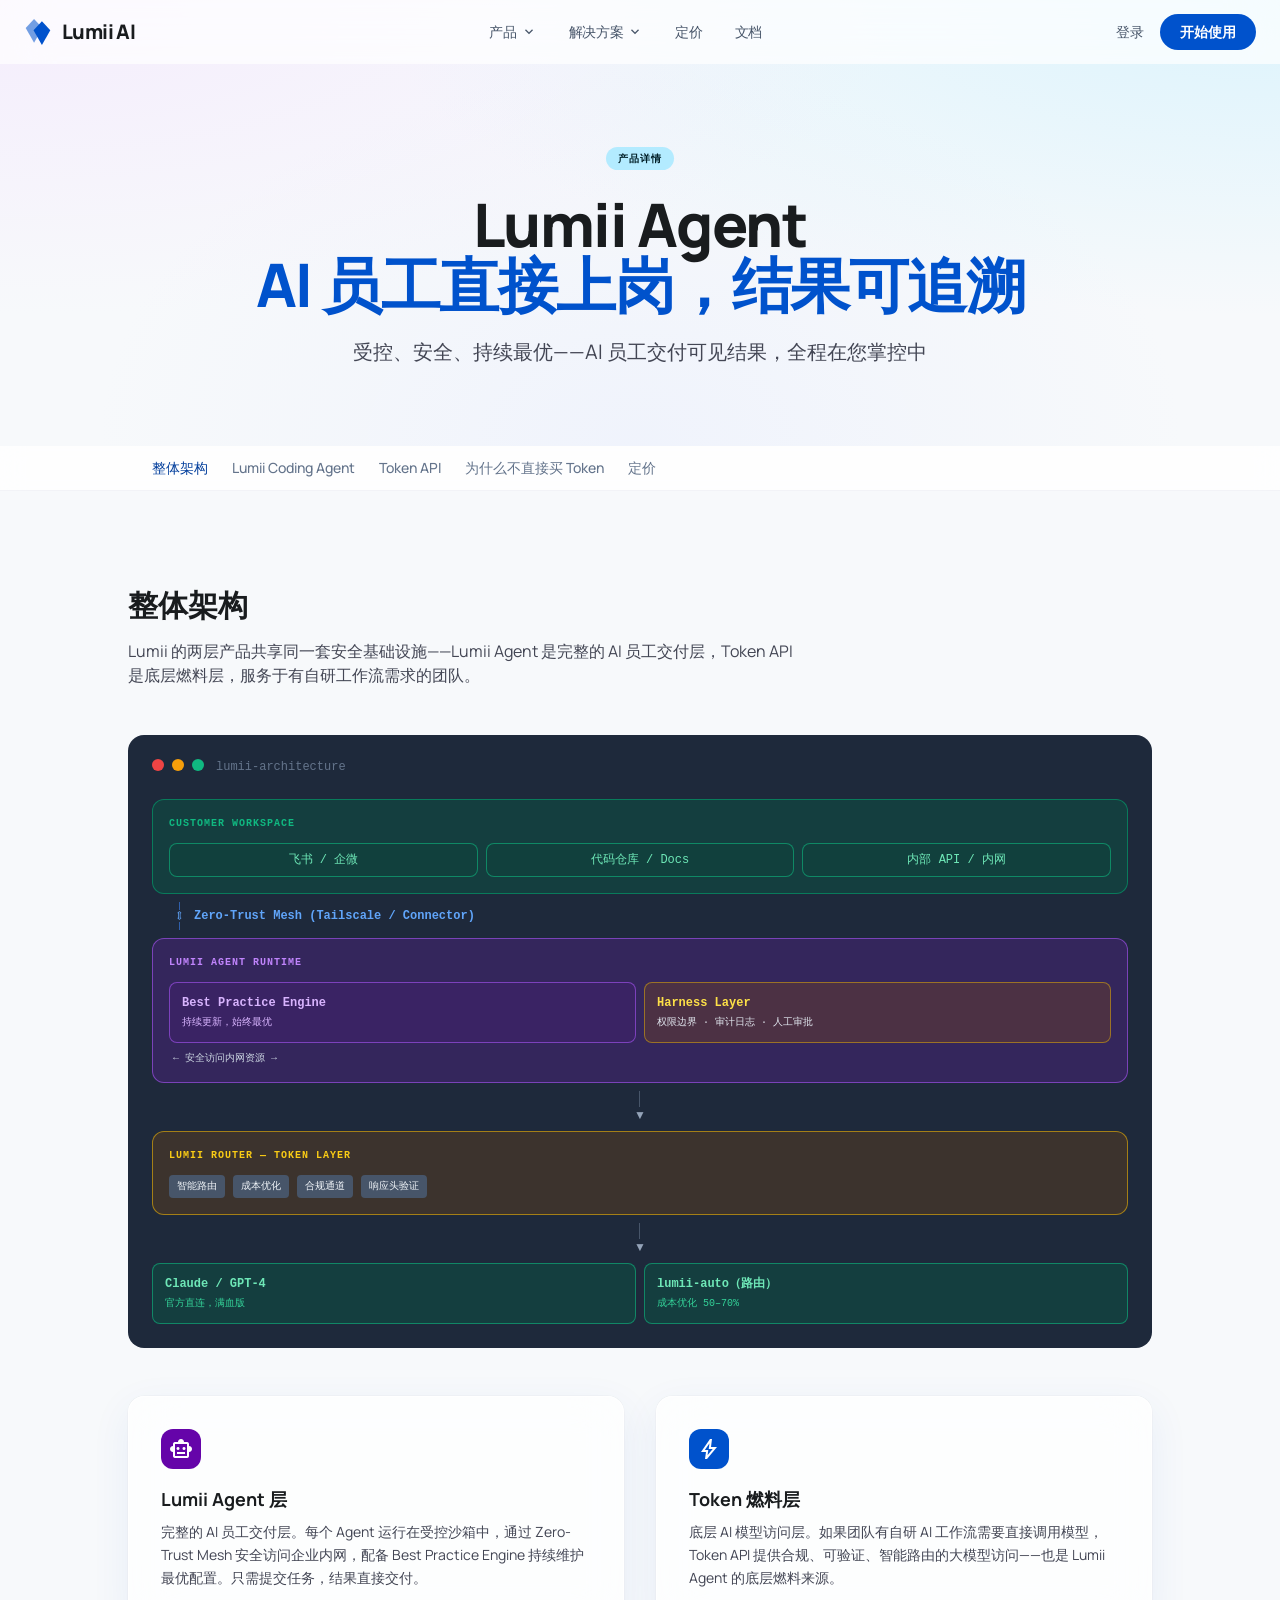
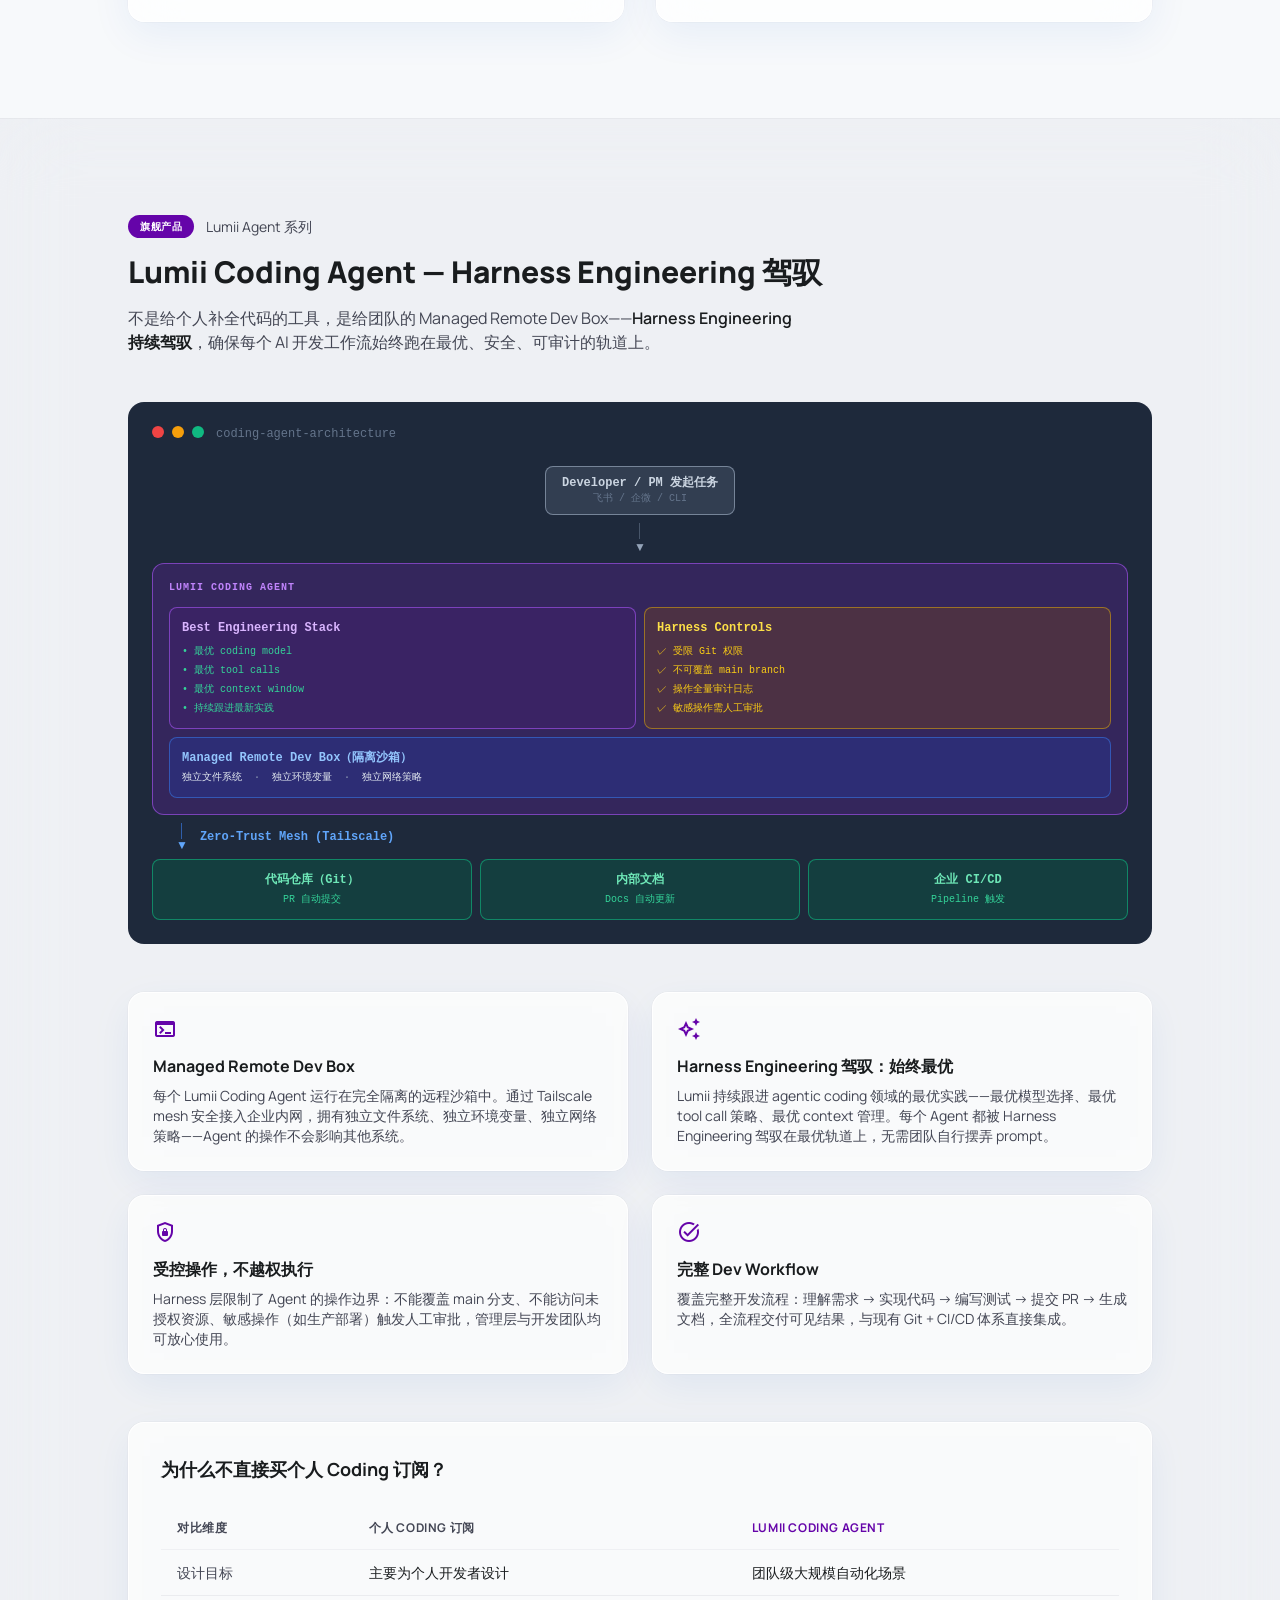
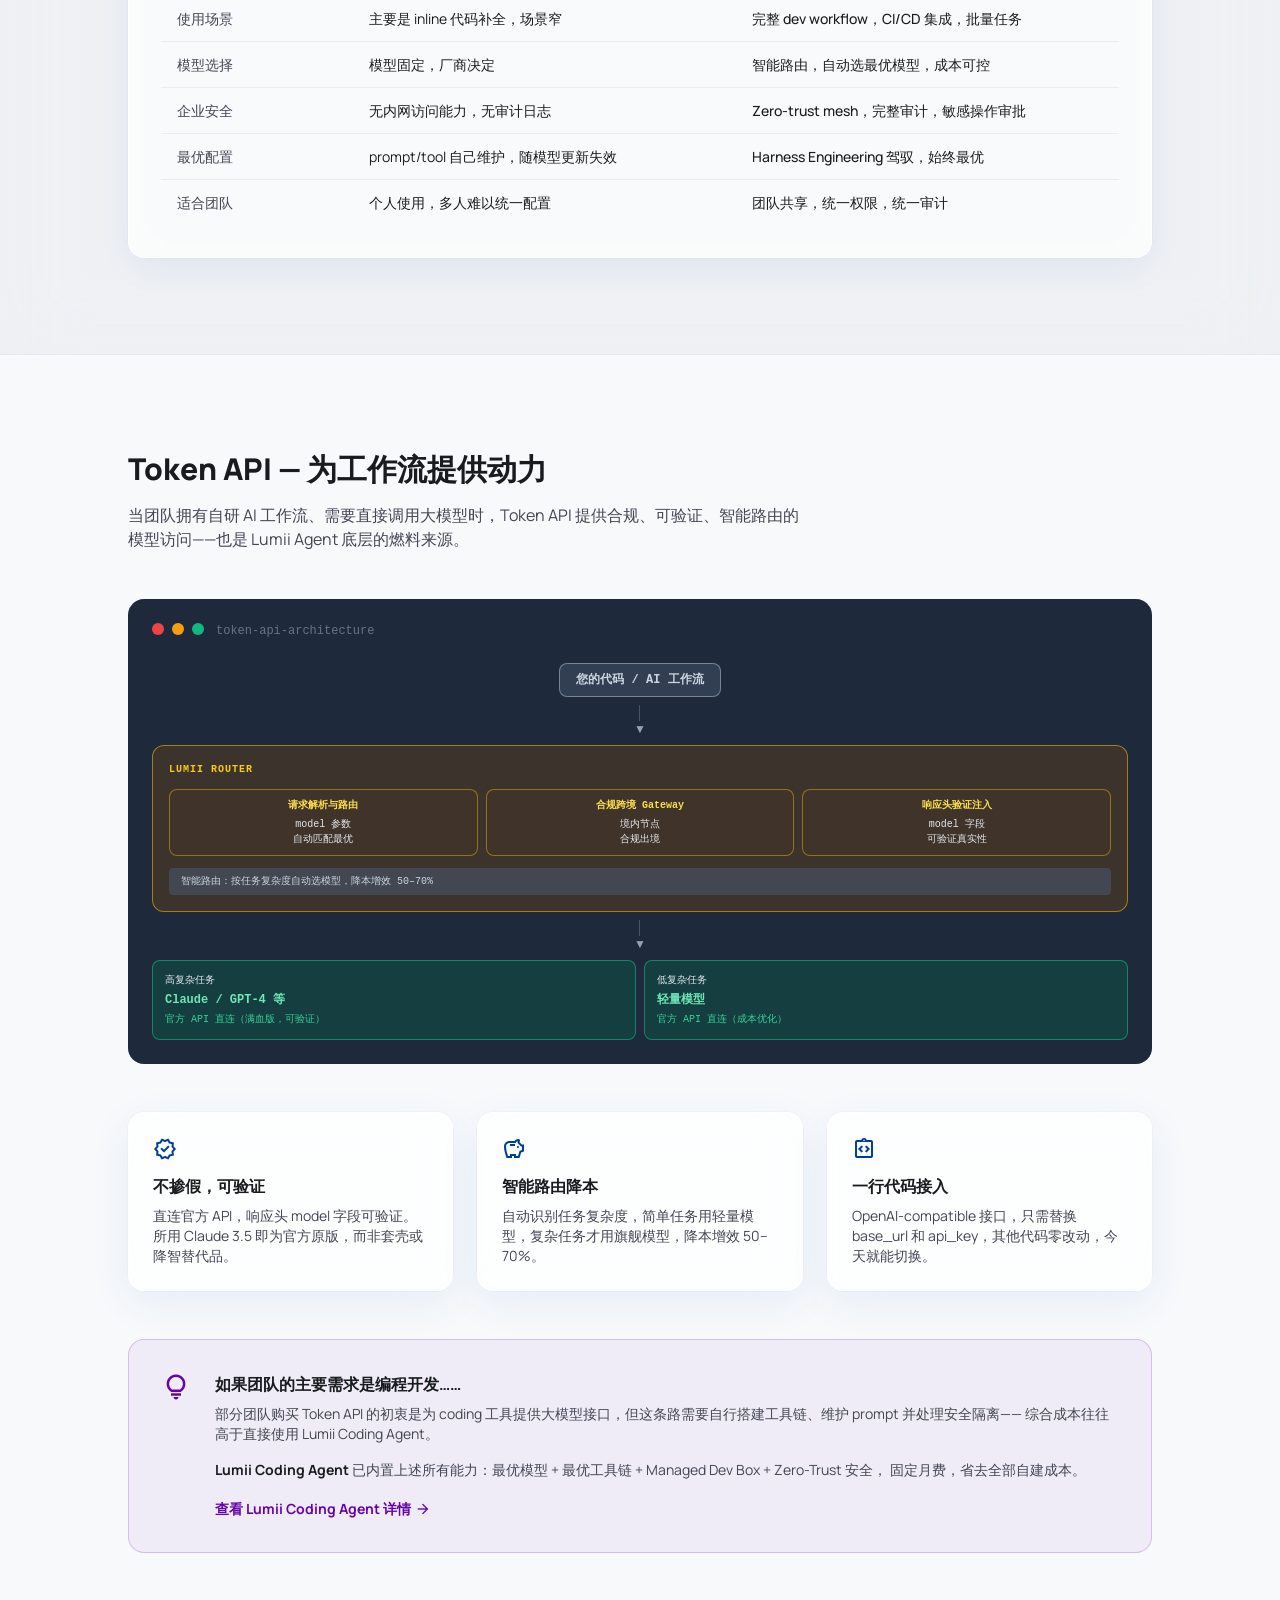
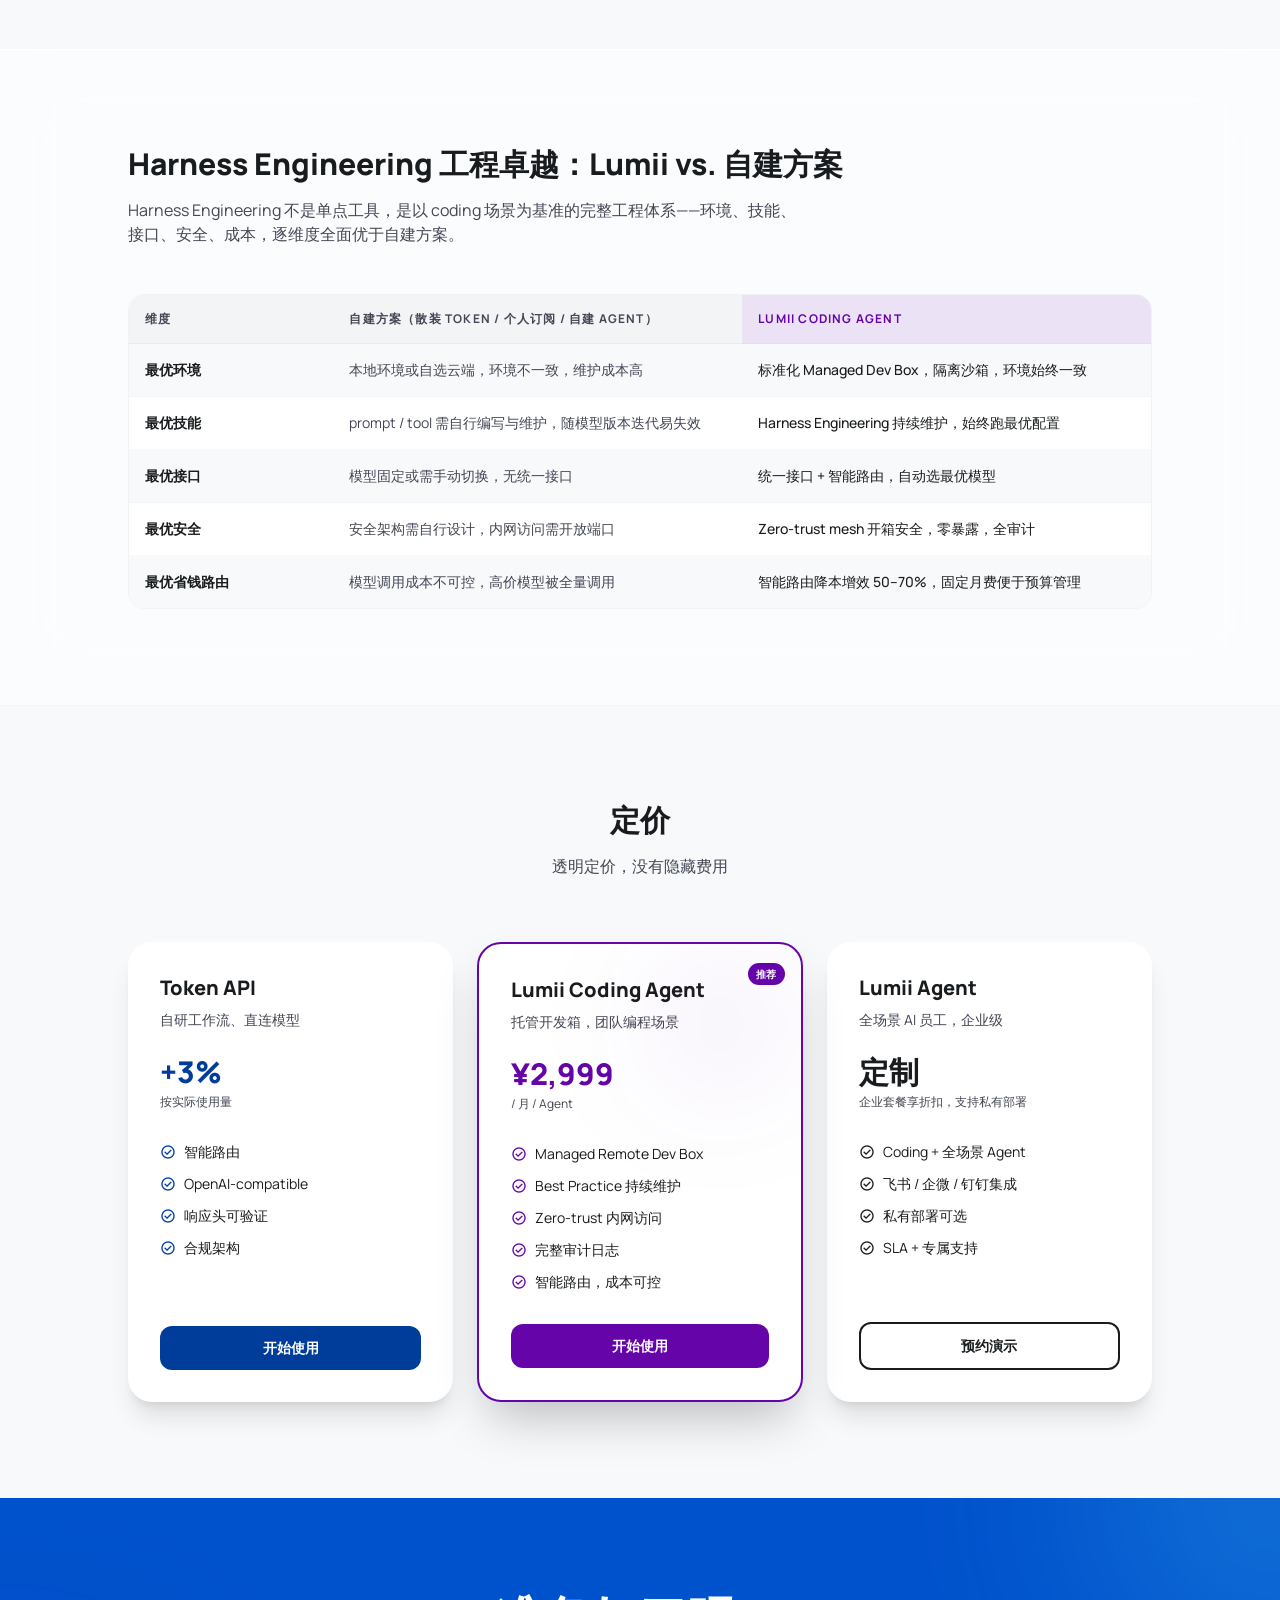
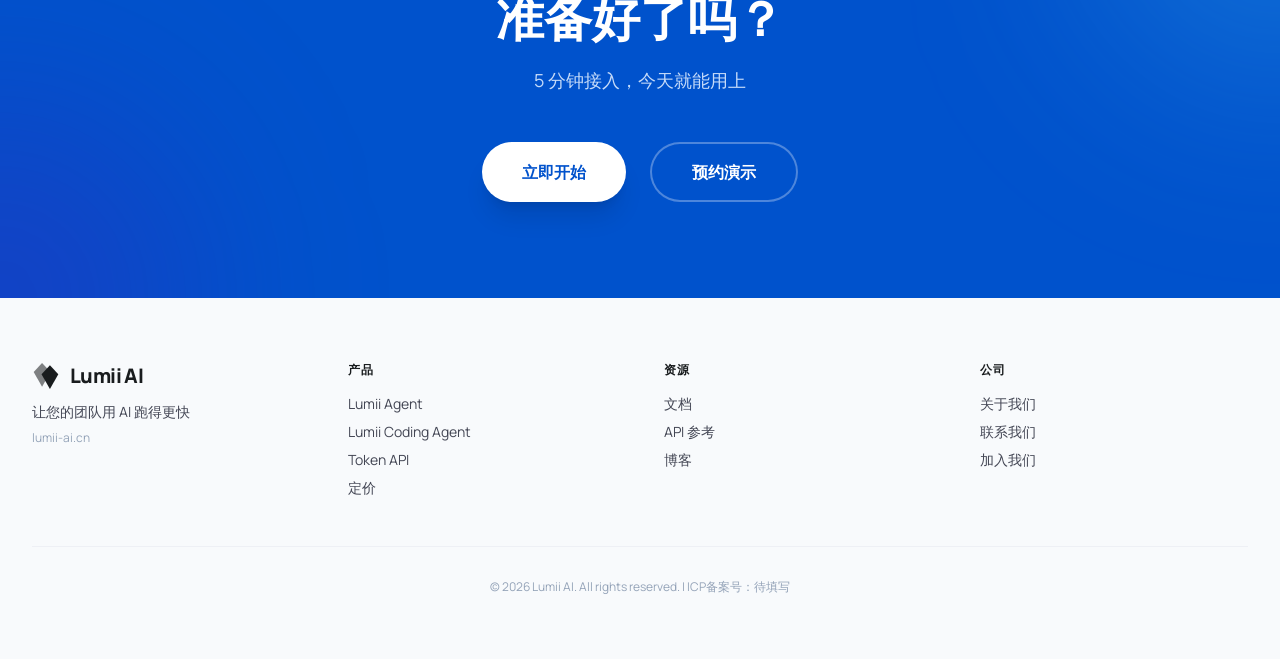
<file: archive/v1-products.html>
<!DOCTYPE html>
<html lang="zh-CN" class="light">
<head>
<meta charset="utf-8"/>
<meta content="width=device-width, initial-scale=1.0" name="viewport"/>
<title>产品详情 — Lumii AI</title>
<link rel="icon" type="image/svg+xml" href="/favicon.svg"/>
<style>
  /* 架构图专用样式 */
  .arch-diagram {
    font-family: 'Manrope', 'SF Mono', monospace;
    background: #0f1117;
    border-radius: 1rem;
    padding: 1.5rem;
    overflow-x: auto;
  }
  .arch-diagram pre {
    color: #e2e8f0;
    font-size: 0.78rem;
    line-height: 1.7;
    white-space: pre;
    margin: 0;
  }
  .arch-node-blue { color: #60a5fa; font-weight: 700; }
  .arch-node-purple { color: #c084fc; font-weight: 700; }
  .arch-node-green { color: #34d399; font-weight: 700; }
  .arch-node-yellow { color: #fbbf24; font-weight: 700; }
  .arch-node-gray { color: #94a3b8; }
  .arch-arrow { color: #475569; }
  .arch-label { color: #64748b; font-style: italic; }

  /* 对比表 */
  .compare-table th { font-size: 0.75rem; text-transform: uppercase; letter-spacing: 0.05em; padding: 0.75rem 1rem; }
  .compare-table td { font-size: 0.875rem; vertical-align: top; padding: 0.75rem 1rem; }
  .compare-table tr:not(:last-child) td { border-bottom: 1px solid rgba(115,118,133,0.1); }
</style>
  <script type="module" crossorigin src="/assets/main-CI-5EofN.js"></script>
  <link rel="stylesheet" crossorigin href="/assets/main-Bpk9und5.css">
</head>
<body class="bg-surface text-on-surface font-body overflow-x-hidden selection:bg-primary-fixed selection:text-on-primary-fixed">

<!-- 导航栏 -->
<nav class="fixed top-0 w-full z-50 bg-white/70 backdrop-blur-xl">
  <div class="flex justify-between items-center max-w-7xl mx-auto px-6 h-16">
    <a href="/" class="flex items-center gap-2.5">
      <img src="/assets/logo/mark-color.svg" alt="" class="h-7 w-auto" />
      <span class="text-xl font-extrabold text-on-surface tracking-tight" style="letter-spacing:-0.03em">Lumii AI</span>
    </a>
    <div class="hidden md:flex items-center space-x-8 text-sm font-medium tracking-tight">
      <div class="nav-dropdown">
        <a class="text-slate-600 hover:text-blue-600 transition-colors cursor-pointer flex items-center gap-1" href="#">产品 <span class="material-symbols-outlined text-base">expand_more</span></a>
        <div class="nav-dropdown-menu">
          <ul>
            <li><a href="/products.html">Lumii Agent</a></li>
            <li><a href="/products.html#coding">Lumii Coding Agent</a></li>
            <li><a href="/products.html#token">Token API</a></li>
          </ul>
        </div>
      </div>
      <div class="nav-dropdown">
        <a class="text-slate-600 hover:text-blue-600 transition-colors cursor-pointer flex items-center gap-1" href="#">解决方案 <span class="material-symbols-outlined text-base">expand_more</span></a>
        <div class="nav-dropdown-menu">
          <ul>
            <li><a href="/products.html#coding">AI 编程</a></li>
            <li><a href="#">研发效能</a></li>
            <li><a href="#">IT 运维</a></li>
            <li><a href="#">成本优化</a></li>
          </ul>
        </div>
      </div>
      <a class="text-slate-600 hover:text-blue-600 transition-colors" href="#">定价</a>
      <a class="text-slate-600 hover:text-blue-600 transition-colors" href="#">文档</a>
    </div>
    <div class="hidden md:flex items-center space-x-4">
      <button class="text-slate-600 hover:text-blue-600 text-sm font-medium">登录</button>
      <button data-cta="get-started" class="bg-primary-container text-white px-5 py-2 rounded-full text-sm font-semibold hover:scale-105 active:scale-95 transition-transform duration-200">开始使用</button>
    </div>
    <button class="md:hidden" data-mobile-menu-toggle>
      <span class="material-symbols-outlined text-2xl">menu</span>
    </button>
  </div>
  <div id="mobile-menu" class="mobile-menu flex-col bg-white/95 backdrop-blur-xl px-6 pb-6 md:hidden">
    <a class="py-3 text-sm font-medium text-slate-600 border-b border-slate-100" href="/">首页</a>
    <a class="py-3 text-sm font-medium text-slate-600 border-b border-slate-100" href="#">定价</a>
    <a class="py-3 text-sm font-medium text-slate-600 border-b border-slate-100" href="#">文档</a>
    <button data-cta="get-started" class="mt-4 w-full bg-primary-container text-white py-3 rounded-full text-sm font-semibold">开始使用</button>
  </div>
</nav>

<main>

<!-- Hero -->
<section class="min-h-[40vh] flex items-center pt-16 mesh-gradient-bg">
  <div class="max-w-5xl mx-auto px-6 py-20 text-center">
    <span class="inline-block py-1 px-3 rounded-full bg-secondary-fixed text-on-secondary-fixed text-[10px] uppercase tracking-widest font-bold mb-6">产品详情</span>
    <h1 class="text-5xl lg:text-6xl font-extrabold tracking-tight text-on-surface leading-tight mb-6">
      Lumii Agent<br/>
      <span class="text-primary-container">AI 员工直接上岗，结果可追溯</span>
    </h1>
    <p class="text-xl text-on-surface-variant max-w-2xl mx-auto">
      受控、安全、持续最优——AI 员工交付可见结果，全程在您掌控中
    </p>
  </div>
</section>

<!-- 页内锚点导航 -->
<div class="sticky top-16 z-40 bg-white/80 backdrop-blur-md border-b border-outline-variant/20">
  <div class="max-w-5xl mx-auto px-6">
    <nav class="flex gap-6 overflow-x-auto py-3 text-sm font-medium scrollbar-none">
      <a href="#overview" class="text-primary whitespace-nowrap flex-shrink-0">整体架构</a>
      <a href="#coding" class="text-slate-500 hover:text-primary whitespace-nowrap flex-shrink-0 transition-colors">Lumii Coding Agent</a>
      <a href="#token" class="text-slate-500 hover:text-primary whitespace-nowrap flex-shrink-0 transition-colors">Token API</a>
      <a href="#compare" class="text-slate-500 hover:text-primary whitespace-nowrap flex-shrink-0 transition-colors">为什么不直接买 Token</a>
      <a href="#pricing" class="text-slate-500 hover:text-primary whitespace-nowrap flex-shrink-0 transition-colors">定价</a>
    </nav>
  </div>
</div>

<!-- 整体架构 -->
<section id="overview" class="py-24 px-6">
  <div class="max-w-5xl mx-auto">
    <h2 class="text-3xl font-extrabold mb-4">整体架构</h2>
    <p class="text-on-surface-variant mb-12 max-w-2xl">Lumii 的两层产品共享同一套安全基础设施——Lumii Agent 是完整的 AI 员工交付层，Token API 是底层燃料层，服务于有自研工作流需求的团队。</p>

    <!-- 架构图 -->
    <div class="bg-slate-800 rounded-2xl p-6 mb-12 overflow-x-auto">
      <div class="flex gap-2 mb-6">
        <div class="w-3 h-3 rounded-full bg-red-500 flex-shrink-0"></div>
        <div class="w-3 h-3 rounded-full bg-amber-500 flex-shrink-0"></div>
        <div class="w-3 h-3 rounded-full bg-emerald-500 flex-shrink-0"></div>
        <span class="text-slate-500 text-xs ml-1 font-mono">lumii-architecture</span>
      </div>
      <div class="min-w-[480px]">
        <div class="border border-emerald-600/70 rounded-xl p-4 bg-emerald-800/40">
          <div class="text-emerald-500 text-[10px] font-mono font-bold uppercase tracking-widest mb-3">Customer Workspace</div>
          <div class="flex gap-2">
            <div class="flex-1 border border-emerald-500/60 bg-emerald-900/20 rounded-lg px-3 py-2 text-center">
              <div class="text-emerald-300 text-xs font-mono font-medium">飞书 / 企微</div>
            </div>
            <div class="flex-1 border border-emerald-500/60 bg-emerald-900/20 rounded-lg px-3 py-2 text-center">
              <div class="text-emerald-300 text-xs font-mono font-medium">代码仓库 / Docs</div>
            </div>
            <div class="flex-1 border border-emerald-500/60 bg-emerald-900/20 rounded-lg px-3 py-2 text-center">
              <div class="text-emerald-300 text-xs font-mono font-medium">内部 API / 内网</div>
            </div>
          </div>
        </div>
        <div class="flex items-center gap-3 py-2 pl-6">
          <div class="flex flex-col items-center">
            <div class="w-px h-2 bg-blue-500/60"></div>
            <div class="text-blue-400 text-xs leading-none">⇕</div>
            <div class="w-px h-2 bg-blue-500/60"></div>
          </div>
          <span class="text-blue-400 text-xs font-mono font-bold">Zero-Trust Mesh (Tailscale / Connector)</span>
        </div>
        <div class="border border-purple-500/60 rounded-xl p-4 bg-purple-800/30">
          <div class="text-purple-400 text-[10px] font-mono font-bold uppercase tracking-widest mb-3">Lumii Agent Runtime</div>
          <div class="grid grid-cols-2 gap-2 mb-2">
            <div class="border border-purple-500/60 bg-purple-900/20 rounded-lg p-3">
              <div class="text-purple-300 text-xs font-mono font-bold mb-1">Best Practice Engine</div>
              <div class="text-purple-300 text-[10px] font-mono">持续更新，始终最优</div>
            </div>
            <div class="border border-yellow-500/50 bg-yellow-800/30 rounded-lg p-3">
              <div class="text-yellow-300 text-xs font-mono font-bold mb-1">Harness Layer</div>
              <div class="text-slate-200 text-[10px] font-mono">权限边界 · 审计日志 · 人工审批</div>
            </div>
          </div>
          <div class="text-slate-300 text-[10px] font-mono pl-1">← 安全访问内网资源 →</div>
        </div>
        <div class="flex justify-center py-2">
          <div class="flex flex-col items-center">
            <div class="w-px h-4 bg-slate-600"></div>
            <div class="text-slate-400 text-xs">▼</div>
          </div>
        </div>
        <div class="border border-yellow-500/60 rounded-xl p-4 bg-yellow-800/30">
          <div class="text-yellow-400 text-[10px] font-mono font-bold uppercase tracking-widest mb-3">Lumii Router — Token Layer</div>
          <div class="flex flex-wrap gap-2">
            <span class="bg-slate-600 text-slate-100 text-[10px] font-mono px-2 py-1 rounded">智能路由</span>
            <span class="bg-slate-600 text-slate-100 text-[10px] font-mono px-2 py-1 rounded">成本优化</span>
            <span class="bg-slate-600 text-slate-100 text-[10px] font-mono px-2 py-1 rounded">合规通道</span>
            <span class="bg-slate-600 text-slate-100 text-[10px] font-mono px-2 py-1 rounded">响应头验证</span>
          </div>
        </div>
        <div class="flex justify-center py-2">
          <div class="flex flex-col items-center">
            <div class="w-px h-4 bg-slate-600"></div>
            <div class="text-slate-400 text-xs">▼</div>
          </div>
        </div>
        <div class="grid grid-cols-2 gap-2">
          <div class="border border-emerald-500/60 bg-emerald-800/40 rounded-lg p-3">
            <div class="text-emerald-300 text-xs font-mono font-bold mb-1">Claude / GPT-4</div>
            <div class="text-emerald-400 text-[10px] font-mono">官方直连，满血版</div>
          </div>
          <div class="border border-emerald-500/60 bg-emerald-800/40 rounded-lg p-3">
            <div class="text-emerald-300 text-xs font-mono font-bold mb-1">lumii-auto（路由）</div>
            <div class="text-emerald-400 text-[10px] font-mono">成本优化 50–70%</div>
          </div>
        </div>
      </div>
    </div>

    <!-- 两层说明 -->
    <div class="grid md:grid-cols-2 gap-8">
      <div class="glass-card rounded-2xl p-8 kinetic-shadow">
        <div class="w-10 h-10 bg-tertiary rounded-xl flex items-center justify-center text-white mb-4">
          <span class="material-symbols-outlined">smart_toy</span>
        </div>
        <h3 class="text-lg font-bold mb-2">Lumii Agent 层</h3>
        <p class="text-sm text-on-surface-variant leading-relaxed">完整的 AI 员工交付层。每个 Agent 运行在受控沙箱中，通过 Zero-Trust Mesh 安全访问企业内网，配备 Best Practice Engine 持续维护最优配置。只需提交任务，结果直接交付。</p>
      </div>
      <div class="glass-card rounded-2xl p-8 kinetic-shadow">
        <div class="w-10 h-10 bg-primary-container rounded-xl flex items-center justify-center text-white mb-4">
          <span class="material-symbols-outlined">bolt</span>
        </div>
        <h3 class="text-lg font-bold mb-2">Token 燃料层</h3>
        <p class="text-sm text-on-surface-variant leading-relaxed">底层 AI 模型访问层。如果团队有自研 AI 工作流需要直接调用模型，Token API 提供合规、可验证、智能路由的大模型访问——也是 Lumii Agent 的底层燃料来源。</p>
      </div>
    </div>
  </div>
</section>

<!-- Lumii Coding Agent 详情 -->
<section id="coding" class="py-24 px-6 tonal-recessed">
  <div class="max-w-5xl mx-auto">
    <div class="flex items-center gap-3 mb-4">
      <span class="inline-block bg-tertiary text-white text-[10px] font-bold px-3 py-1 rounded-full uppercase tracking-wider">旗舰产品</span>
      <span class="text-sm text-on-surface-variant">Lumii Agent 系列</span>
    </div>
    <h2 class="text-3xl font-extrabold mb-4">Lumii Coding Agent — Harness Engineering 驾驭</h2>
    <p class="text-on-surface-variant mb-12 max-w-2xl">不是给个人补全代码的工具，是给团队的 Managed Remote Dev Box——<span class="font-semibold text-on-surface">Harness Engineering 持续驾驭</span>，确保每个 AI 开发工作流始终跑在最优、安全、可审计的轨道上。</p>

    <!-- Lumii Coding Agent 架构图 -->
    <div class="bg-slate-800 rounded-2xl p-6 mb-12 overflow-x-auto">
      <div class="flex gap-2 mb-6">
        <div class="w-3 h-3 rounded-full bg-red-500 flex-shrink-0"></div>
        <div class="w-3 h-3 rounded-full bg-amber-500 flex-shrink-0"></div>
        <div class="w-3 h-3 rounded-full bg-emerald-500 flex-shrink-0"></div>
        <span class="text-slate-500 text-xs ml-1 font-mono">coding-agent-architecture</span>
      </div>
      <div class="min-w-[520px]">
        <div class="flex justify-center">
          <div class="border border-slate-400/70 bg-slate-600/50 rounded-lg px-4 py-2 text-center">
            <div class="text-slate-300 text-xs font-mono font-bold">Developer / PM 发起任务</div>
            <div class="text-slate-500 text-[10px] font-mono">飞书 / 企微 / CLI</div>
          </div>
        </div>
        <div class="flex justify-center py-2">
          <div class="flex flex-col items-center">
            <div class="w-px h-4 bg-slate-600"></div>
            <div class="text-slate-400 text-xs">▼</div>
          </div>
        </div>
        <div class="border border-purple-500/60 rounded-xl p-4 bg-purple-800/30">
          <div class="text-purple-400 text-[10px] font-mono font-bold uppercase tracking-widest mb-3">Lumii Coding Agent</div>
          <div class="grid grid-cols-2 gap-2 mb-2">
            <div class="border border-purple-500/60 bg-purple-900/20 rounded-lg p-3">
              <div class="text-purple-300 text-xs font-mono font-bold mb-2">Best Engineering Stack</div>
              <ul class="space-y-1">
                <li class="text-emerald-400 text-[10px] font-mono">• 最优 coding model</li>
                <li class="text-emerald-400 text-[10px] font-mono">• 最优 tool calls</li>
                <li class="text-emerald-400 text-[10px] font-mono">• 最优 context window</li>
                <li class="text-emerald-400 text-[10px] font-mono">• 持续跟进最新实践</li>
              </ul>
            </div>
            <div class="border border-yellow-500/50 bg-yellow-800/30 rounded-lg p-3">
              <div class="text-yellow-300 text-xs font-mono font-bold mb-2">Harness Controls</div>
              <ul class="space-y-1">
                <li class="text-yellow-400 text-[10px] font-mono">✓ 受限 Git 权限</li>
                <li class="text-yellow-400 text-[10px] font-mono">✓ 不可覆盖 main branch</li>
                <li class="text-yellow-400 text-[10px] font-mono">✓ 操作全量审计日志</li>
                <li class="text-yellow-400 text-[10px] font-mono">✓ 敏感操作需人工审批</li>
              </ul>
            </div>
          </div>
          <div class="border border-blue-500/50 bg-blue-800/30 rounded-lg p-3">
            <div class="text-blue-300 text-xs font-mono font-bold mb-1">Managed Remote Dev Box（隔离沙箱）</div>
            <div class="flex flex-wrap gap-3 text-slate-200 text-[10px] font-mono">
              <span>独立文件系统</span>
              <span class="text-slate-400">·</span>
              <span>独立环境变量</span>
              <span class="text-slate-400">·</span>
              <span>独立网络策略</span>
            </div>
          </div>
        </div>
        <div class="flex items-center gap-3 py-2 pl-6">
          <div class="flex flex-col items-center">
            <div class="w-px h-4 bg-blue-500/60"></div>
            <div class="text-blue-400 text-xs leading-none">▼</div>
          </div>
          <span class="text-blue-400 text-xs font-mono font-bold">Zero-Trust Mesh (Tailscale)</span>
        </div>
        <div class="grid grid-cols-3 gap-2">
          <div class="border border-emerald-500/60 bg-emerald-800/40 rounded-lg p-3 text-center">
            <div class="text-emerald-300 text-xs font-mono font-bold mb-1">代码仓库（Git）</div>
            <div class="text-emerald-400 text-[10px] font-mono">PR 自动提交</div>
          </div>
          <div class="border border-emerald-500/60 bg-emerald-800/40 rounded-lg p-3 text-center">
            <div class="text-emerald-300 text-xs font-mono font-bold mb-1">内部文档</div>
            <div class="text-emerald-400 text-[10px] font-mono">Docs 自动更新</div>
          </div>
          <div class="border border-emerald-500/60 bg-emerald-800/40 rounded-lg p-3 text-center">
            <div class="text-emerald-300 text-xs font-mono font-bold mb-1">企业 CI/CD</div>
            <div class="text-emerald-400 text-[10px] font-mono">Pipeline 触发</div>
          </div>
        </div>
      </div>
    </div>

    <!-- 特性卡片 -->
    <div class="grid md:grid-cols-2 gap-6 mb-12">
      <div class="glass-card rounded-2xl p-6 kinetic-shadow">
        <span class="material-symbols-outlined text-tertiary text-2xl mb-3 block">terminal</span>
        <h4 class="font-bold mb-2">Managed Remote Dev Box</h4>
        <p class="text-sm text-on-surface-variant">每个 Lumii Coding Agent 运行在完全隔离的远程沙箱中。通过 Tailscale mesh 安全接入企业内网，拥有独立文件系统、独立环境变量、独立网络策略——Agent 的操作不会影响其他系统。</p>
      </div>
      <div class="glass-card rounded-2xl p-6 kinetic-shadow">
        <span class="material-symbols-outlined text-tertiary text-2xl mb-3 block">auto_awesome</span>
        <h4 class="font-bold mb-2">Harness Engineering 驾驭：始终最优</h4>
        <p class="text-sm text-on-surface-variant">Lumii 持续跟进 agentic coding 领域的最优实践——最优模型选择、最优 tool call 策略、最优 context 管理。每个 Agent 都被 Harness Engineering 驾驭在最优轨道上，无需团队自行摆弄 prompt。</p>
      </div>
      <div class="glass-card rounded-2xl p-6 kinetic-shadow">
        <span class="material-symbols-outlined text-tertiary text-2xl mb-3 block">shield_lock</span>
        <h4 class="font-bold mb-2">受控操作，不越权执行</h4>
        <p class="text-sm text-on-surface-variant">Harness 层限制了 Agent 的操作边界：不能覆盖 main 分支、不能访问未授权资源、敏感操作（如生产部署）触发人工审批，管理层与开发团队均可放心使用。</p>
      </div>
      <div class="glass-card rounded-2xl p-6 kinetic-shadow">
        <span class="material-symbols-outlined text-tertiary text-2xl mb-3 block">task_alt</span>
        <h4 class="font-bold mb-2">完整 Dev Workflow</h4>
        <p class="text-sm text-on-surface-variant">覆盖完整开发流程：理解需求 → 实现代码 → 编写测试 → 提交 PR → 生成文档，全流程交付可见结果，与现有 Git + CI/CD 体系直接集成。</p>
      </div>
    </div>

    <!-- 与个人 Coding Plan 的对比 -->
    <div class="glass-card rounded-2xl p-8 kinetic-shadow">
      <h3 class="text-lg font-bold mb-6">为什么不直接买个人 Coding 订阅？</h3>
      <div class="overflow-x-auto">
        <table class="compare-table w-full">
          <thead>
            <tr class="border-b border-outline-variant/20">
              <th class="text-left py-3 pr-4 text-on-surface-variant w-1/5">对比维度</th>
              <th class="text-left py-3 pr-4 text-on-surface-variant w-2/5">个人 Coding 订阅</th>
              <th class="text-left py-3 text-tertiary w-2/5">Lumii Coding Agent</th>
            </tr>
          </thead>
          <tbody>
            <tr>
              <td class="pr-4 font-medium text-on-surface-variant py-3">设计目标</td>
              <td class="pr-4 py-3">主要为个人开发者设计</td>
              <td class="text-on-surface py-3 font-medium">团队级大规模自动化场景</td>
            </tr>
            <tr>
              <td class="pr-4 font-medium text-on-surface-variant py-3">使用场景</td>
              <td class="pr-4 py-3">主要是 inline 代码补全，场景窄</td>
              <td class="text-on-surface py-3 font-medium">完整 dev workflow，CI/CD 集成，批量任务</td>
            </tr>
            <tr>
              <td class="pr-4 font-medium text-on-surface-variant py-3">模型选择</td>
              <td class="pr-4 py-3">模型固定，厂商决定</td>
              <td class="text-on-surface py-3 font-medium">智能路由，自动选最优模型，成本可控</td>
            </tr>
            <tr>
              <td class="pr-4 font-medium text-on-surface-variant py-3">企业安全</td>
              <td class="pr-4 py-3">无内网访问能力，无审计日志</td>
              <td class="text-on-surface py-3 font-medium">Zero-trust mesh，完整审计，敏感操作审批</td>
            </tr>
            <tr>
              <td class="pr-4 font-medium text-on-surface-variant py-3">最优配置</td>
              <td class="pr-4 py-3">prompt/tool 自己维护，随模型更新失效</td>
              <td class="text-on-surface py-3 font-medium">Harness Engineering 驾驭，始终最优</td>
            </tr>
            <tr>
              <td class="pr-4 font-medium text-on-surface-variant py-3">适合团队</td>
              <td class="pr-4 py-3">个人使用，多人难以统一配置</td>
              <td class="text-on-surface py-3 font-medium">团队共享，统一权限，统一审计</td>
            </tr>
          </tbody>
        </table>
      </div>
    </div>
  </div>
</section>

<!-- Token API 详情 -->
<section id="token" class="py-24 px-6">
  <div class="max-w-5xl mx-auto">
    <h2 class="text-3xl font-extrabold mb-4">Token API — 为工作流提供动力</h2>
    <p class="text-on-surface-variant mb-12 max-w-2xl">当团队拥有自研 AI 工作流、需要直接调用大模型时，Token API 提供合规、可验证、智能路由的模型访问——也是 Lumii Agent 底层的燃料来源。</p>

    <!-- Token 架构图 -->
    <div class="bg-slate-800 rounded-2xl p-6 mb-12 overflow-x-auto">
      <div class="flex gap-2 mb-6">
        <div class="w-3 h-3 rounded-full bg-red-500 flex-shrink-0"></div>
        <div class="w-3 h-3 rounded-full bg-amber-500 flex-shrink-0"></div>
        <div class="w-3 h-3 rounded-full bg-emerald-500 flex-shrink-0"></div>
        <span class="text-slate-500 text-xs ml-1 font-mono">token-api-architecture</span>
      </div>
      <div class="min-w-[480px]">
        <div class="flex justify-center">
          <div class="border border-slate-400/70 bg-slate-600/50 rounded-lg px-4 py-2 text-center">
            <div class="text-slate-300 text-xs font-mono font-bold">您的代码 / AI 工作流</div>
          </div>
        </div>
        <div class="flex justify-center py-2">
          <div class="flex flex-col items-center">
            <div class="w-px h-4 bg-slate-600"></div>
            <div class="text-slate-400 text-xs">▼</div>
          </div>
        </div>
        <div class="border border-yellow-500/60 rounded-xl p-4 bg-yellow-800/30">
          <div class="text-yellow-400 text-[10px] font-mono font-bold uppercase tracking-widest mb-3">Lumii Router</div>
          <div class="grid grid-cols-3 gap-2 mb-3">
            <div class="border border-yellow-500/50 bg-yellow-900/10 rounded-lg p-2 text-center">
              <div class="text-yellow-300 text-[10px] font-mono font-bold mb-1">请求解析与路由</div>
              <div class="text-slate-200 text-[10px] font-mono">model 参数<br/>自动匹配最优</div>
            </div>
            <div class="border border-yellow-500/50 bg-yellow-900/10 rounded-lg p-2 text-center">
              <div class="text-yellow-300 text-[10px] font-mono font-bold mb-1">合规跨境 Gateway</div>
              <div class="text-slate-200 text-[10px] font-mono">境内节点<br/>合规出境</div>
            </div>
            <div class="border border-yellow-500/50 bg-yellow-900/10 rounded-lg p-2 text-center">
              <div class="text-yellow-300 text-[10px] font-mono font-bold mb-1">响应头验证注入</div>
              <div class="text-slate-200 text-[10px] font-mono">model 字段<br/>可验证真实性</div>
            </div>
          </div>
          <div class="bg-slate-600/60 rounded px-3 py-1.5 text-[10px] font-mono text-slate-300">
            智能路由：按任务复杂度自动选模型，降本增效 50–70%
          </div>
        </div>
        <div class="flex justify-center py-2">
          <div class="flex flex-col items-center">
            <div class="w-px h-4 bg-slate-600"></div>
            <div class="text-slate-400 text-xs">▼</div>
          </div>
        </div>
        <div class="grid grid-cols-2 gap-2">
          <div class="border border-emerald-500/60 bg-emerald-800/40 rounded-lg p-3">
            <div class="text-slate-200 text-[10px] font-mono mb-1">高复杂任务</div>
            <div class="text-emerald-300 text-xs font-mono font-bold mb-1">Claude / GPT-4 等</div>
            <div class="text-emerald-400 text-[10px] font-mono">官方 API 直连（满血版，可验证）</div>
          </div>
          <div class="border border-emerald-500/60 bg-emerald-800/40 rounded-lg p-3">
            <div class="text-slate-200 text-[10px] font-mono mb-1">低复杂任务</div>
            <div class="text-emerald-300 text-xs font-mono font-bold mb-1">轻量模型</div>
            <div class="text-emerald-400 text-[10px] font-mono">官方 API 直连（成本优化）</div>
          </div>
        </div>
      </div>
    </div>

    <div class="grid md:grid-cols-3 gap-6 mb-12">
      <div class="glass-card rounded-2xl p-6 kinetic-shadow">
        <span class="material-symbols-outlined text-primary text-2xl mb-3 block">verified</span>
        <h4 class="font-bold mb-2">不掺假，可验证</h4>
        <p class="text-sm text-on-surface-variant">直连官方 API，响应头 model 字段可验证。所用 Claude 3.5 即为官方原版，而非套壳或降智替代品。</p>
      </div>
      <div class="glass-card rounded-2xl p-6 kinetic-shadow">
        <span class="material-symbols-outlined text-primary text-2xl mb-3 block">savings</span>
        <h4 class="font-bold mb-2">智能路由降本</h4>
        <p class="text-sm text-on-surface-variant">自动识别任务复杂度，简单任务用轻量模型，复杂任务才用旗舰模型，降本增效 50–70%。</p>
      </div>
      <div class="glass-card rounded-2xl p-6 kinetic-shadow">
        <span class="material-symbols-outlined text-primary text-2xl mb-3 block">integration_instructions</span>
        <h4 class="font-bold mb-2">一行代码接入</h4>
        <p class="text-sm text-on-surface-variant">OpenAI-compatible 接口，只需替换 base_url 和 api_key，其他代码零改动，今天就能切换。</p>
      </div>
    </div>

    <!-- Coding 场景引流 -->
    <div class="bg-tertiary/5 border border-tertiary/20 rounded-2xl p-8 flex flex-col md:flex-row items-start gap-6">
      <span class="material-symbols-outlined text-tertiary text-3xl flex-shrink-0">lightbulb</span>
      <div>
        <h4 class="font-bold mb-2">如果团队的主要需求是编程开发……</h4>
        <p class="text-sm text-on-surface-variant mb-4">
          部分团队购买 Token API 的初衷是为 coding 工具提供大模型接口，但这条路需要自行搭建工具链、维护 prompt 并处理安全隔离——
          综合成本往往高于直接使用 Lumii Coding Agent。
        </p>
        <p class="text-sm text-on-surface-variant mb-4">
          <strong class="text-on-surface">Lumii Coding Agent</strong> 已内置上述所有能力：最优模型 + 最优工具链 + Managed Dev Box + Zero-Trust 安全，
          固定月费，省去全部自建成本。
        </p>
        <a href="#coding" class="inline-flex items-center gap-1 text-sm font-bold text-tertiary hover:underline">
          查看 Lumii Coding Agent 详情 <span class="material-symbols-outlined text-base">arrow_forward</span>
        </a>
      </div>
    </div>
  </div>
</section>

<!-- 为什么不直接买 Token：完整对比 -->
<section id="compare" class="py-24 px-6 tonal-frosted">
  <div class="max-w-5xl mx-auto">
    <h2 class="text-3xl font-extrabold mb-4">Harness Engineering 工程卓越：Lumii vs. 自建方案</h2>
    <p class="text-on-surface-variant mb-12 max-w-2xl">Harness Engineering 不是单点工具，是以 coding 场景为基准的完整工程体系——环境、技能、接口、安全、成本，逐维度全面优于自建方案。</p>

    <div class="grid md:grid-cols-5 gap-0 overflow-hidden rounded-2xl border border-outline-variant/20">
      <!-- 表头 -->
      <div class="md:col-span-1 bg-surface-container-low p-4 font-bold text-xs uppercase tracking-widest text-on-surface-variant border-b border-outline-variant/20 flex items-end">维度</div>
      <div class="md:col-span-2 bg-surface-container-low p-4 font-bold text-xs uppercase tracking-widest text-on-surface-variant border-b border-outline-variant/20 flex items-end">自建方案（散装 Token / 个人订阅 / 自建 Agent）</div>
      <div class="md:col-span-2 bg-tertiary/10 p-4 font-bold text-xs uppercase tracking-widest text-tertiary border-b border-outline-variant/20 flex items-end">Lumii Coding Agent</div>

      <!-- 行 1 -->
      <div class="md:col-span-1 bg-surface p-4 text-sm font-semibold border-b border-outline-variant/10">最优环境</div>
      <div class="md:col-span-2 bg-surface p-4 text-sm text-on-surface-variant border-b border-outline-variant/10">本地环境或自选云端，环境不一致，维护成本高</div>
      <div class="md:col-span-2 bg-surface p-4 text-sm border-b border-outline-variant/10 font-medium">标准化 Managed Dev Box，隔离沙箱，环境始终一致</div>

      <!-- 行 2 -->
      <div class="md:col-span-1 bg-surface-container-lowest p-4 text-sm font-semibold border-b border-outline-variant/10">最优技能</div>
      <div class="md:col-span-2 bg-surface-container-lowest p-4 text-sm text-on-surface-variant border-b border-outline-variant/10">prompt / tool 需自行编写与维护，随模型版本迭代易失效</div>
      <div class="md:col-span-2 bg-surface-container-lowest p-4 text-sm border-b border-outline-variant/10 font-medium">Harness Engineering 持续维护，始终跑最优配置</div>

      <!-- 行 3 -->
      <div class="md:col-span-1 bg-surface p-4 text-sm font-semibold border-b border-outline-variant/10">最优接口</div>
      <div class="md:col-span-2 bg-surface p-4 text-sm text-on-surface-variant border-b border-outline-variant/10">模型固定或需手动切换，无统一接口</div>
      <div class="md:col-span-2 bg-surface p-4 text-sm border-b border-outline-variant/10 font-medium">统一接口 + 智能路由，自动选最优模型</div>

      <!-- 行 4 -->
      <div class="md:col-span-1 bg-surface-container-lowest p-4 text-sm font-semibold border-b border-outline-variant/10">最优安全</div>
      <div class="md:col-span-2 bg-surface-container-lowest p-4 text-sm text-on-surface-variant border-b border-outline-variant/10">安全架构需自行设计，内网访问需开放端口</div>
      <div class="md:col-span-2 bg-surface-container-lowest p-4 text-sm border-b border-outline-variant/10 font-medium">Zero-trust mesh 开箱安全，零暴露，全审计</div>

      <!-- 行 5 -->
      <div class="md:col-span-1 bg-surface p-4 text-sm font-semibold">最优省钱路由</div>
      <div class="md:col-span-2 bg-surface p-4 text-sm text-on-surface-variant">模型调用成本不可控，高价模型被全量调用</div>
      <div class="md:col-span-2 bg-surface p-4 text-sm font-medium">智能路由降本增效 50–70%，固定月费便于预算管理</div>
    </div>
  </div>
</section>

<!-- 定价 -->
<section id="pricing" class="py-24 px-6">
  <div class="max-w-5xl mx-auto">
    <div class="text-center mb-16">
      <h2 class="text-3xl font-extrabold mb-4">定价</h2>
      <p class="text-on-surface-variant">透明定价，没有隐藏费用</p>
    </div>
    <div class="grid md:grid-cols-3 gap-6">
      <!-- Token API -->
      <div class="bg-white rounded-3xl p-8 shadow-xl flex flex-col">
        <h3 class="text-xl font-extrabold mb-2">Token API</h3>
        <p class="text-on-surface-variant text-sm mb-6">自研工作流、直连模型</p>
        <div class="text-3xl font-black text-primary mb-1">+3%</div>
        <p class="text-xs text-on-surface-variant mb-8">按实际使用量</p>
        <ul class="space-y-3 text-sm mb-8 flex-1">
          <li class="flex items-center gap-2"><span class="material-symbols-outlined text-primary text-base">check_circle</span>智能路由</li>
          <li class="flex items-center gap-2"><span class="material-symbols-outlined text-primary text-base">check_circle</span>OpenAI-compatible</li>
          <li class="flex items-center gap-2"><span class="material-symbols-outlined text-primary text-base">check_circle</span>响应头可验证</li>
          <li class="flex items-center gap-2"><span class="material-symbols-outlined text-primary text-base">check_circle</span>合规架构</li>
        </ul>
        <button data-cta="get-started" class="w-full py-3 bg-primary text-white rounded-xl font-bold text-sm">开始使用</button>
      </div>
      <!-- Lumii Coding Agent -->
      <div class="bg-white rounded-3xl p-8 shadow-2xl flex flex-col border-2 border-tertiary relative overflow-hidden">
        <div class="absolute top-4 right-4">
          <span class="bg-tertiary text-white text-[10px] font-bold px-2 py-1 rounded-full uppercase tracking-wider">推荐</span>
        </div>
        <div class="absolute top-0 right-0 w-40 h-40 bg-tertiary/5 rounded-full blur-[60px] pointer-events-none"></div>
        <h3 class="text-xl font-extrabold mb-2">Lumii Coding Agent</h3>
        <p class="text-on-surface-variant text-sm mb-6">托管开发箱，团队编程场景</p>
        <div class="text-3xl font-black text-tertiary mb-1">¥2,999</div>
        <p class="text-xs text-on-surface-variant mb-8">/ 月 / Agent</p>
        <ul class="space-y-3 text-sm mb-8 flex-1">
          <li class="flex items-center gap-2"><span class="material-symbols-outlined text-tertiary text-base">check_circle</span>Managed Remote Dev Box</li>
          <li class="flex items-center gap-2"><span class="material-symbols-outlined text-tertiary text-base">check_circle</span>Best Practice 持续维护</li>
          <li class="flex items-center gap-2"><span class="material-symbols-outlined text-tertiary text-base">check_circle</span>Zero-trust 内网访问</li>
          <li class="flex items-center gap-2"><span class="material-symbols-outlined text-tertiary text-base">check_circle</span>完整审计日志</li>
          <li class="flex items-center gap-2"><span class="material-symbols-outlined text-tertiary text-base">check_circle</span>智能路由，成本可控</li>
        </ul>
        <button data-cta="get-started" class="w-full py-3 bg-tertiary text-white rounded-xl font-bold text-sm hover:bg-tertiary/90 transition-colors">开始使用</button>
      </div>
      <!-- Full Lumii Agent -->
      <div class="bg-white rounded-3xl p-8 shadow-xl flex flex-col">
        <h3 class="text-xl font-extrabold mb-2">Lumii Agent</h3>
        <p class="text-on-surface-variant text-sm mb-6">全场景 AI 员工，企业级</p>
        <div class="text-3xl font-black text-on-surface mb-1">定制</div>
        <p class="text-xs text-on-surface-variant mb-8">企业套餐享折扣，支持私有部署</p>
        <ul class="space-y-3 text-sm mb-8 flex-1">
          <li class="flex items-center gap-2"><span class="material-symbols-outlined text-on-surface text-base">check_circle</span>Coding + 全场景 Agent</li>
          <li class="flex items-center gap-2"><span class="material-symbols-outlined text-on-surface text-base">check_circle</span>飞书 / 企微 / 钉钉集成</li>
          <li class="flex items-center gap-2"><span class="material-symbols-outlined text-on-surface text-base">check_circle</span>私有部署可选</li>
          <li class="flex items-center gap-2"><span class="material-symbols-outlined text-on-surface text-base">check_circle</span>SLA + 专属支持</li>
        </ul>
        <button data-cta="demo-request" class="w-full py-3 border-2 border-on-surface text-on-surface rounded-xl font-bold text-sm hover:bg-surface-container-high transition-colors">预约演示</button>
      </div>
    </div>
  </div>
</section>

<!-- CTA -->
<section class="py-24 px-6 relative overflow-hidden">
  <div class="absolute inset-0 bg-primary-container z-0"></div>
  <div class="absolute top-0 right-0 w-96 h-96 bg-secondary-container/20 rounded-full blur-[100px] -translate-y-1/2 translate-x-1/2"></div>
  <div class="absolute bottom-0 left-0 w-96 h-96 bg-tertiary/20 rounded-full blur-[100px] translate-y-1/2 -translate-x-1/2"></div>
  <div class="max-w-4xl mx-auto text-center relative z-10">
    <h2 class="text-4xl md:text-5xl font-black text-white mb-6 text-center">准备好了吗？</h2>
    <p class="text-blue-100 text-lg mb-12 opacity-90 text-center">5 分钟接入，今天就能用上</p>
    <div class="flex flex-col sm:flex-row justify-center gap-6">
      <button data-cta="get-started" class="px-10 py-4 bg-white text-primary-container rounded-full font-bold shadow-xl hover:bg-slate-50 transition-colors">立即开始</button>
      <button data-cta="demo-request" class="px-10 py-4 bg-primary-container border-2 border-white/30 text-white rounded-full font-bold hover:bg-white/10 transition-colors">预约演示</button>
    </div>
  </div>
</section>

</main>

<!-- Footer -->
<footer class="bg-slate-50">
  <div class="max-w-7xl mx-auto px-8 py-16">
    <div class="grid md:grid-cols-4 gap-12">
      <div class="md:col-span-1">
        <div class="flex items-center gap-2.5 mb-3">
          <img src="/assets/logo/mark-black.svg" alt="" class="h-7 w-auto" />
          <span class="text-xl font-extrabold text-on-surface tracking-tight" style="letter-spacing:-0.03em">Lumii AI</span>
        </div>
        <p class="text-sm text-on-surface-variant mb-2">让您的团队用 AI 跑得更快</p>
        <p class="text-xs text-slate-400">lumii-ai.cn</p>
      </div>
      <div>
        <h4 class="text-xs font-bold uppercase tracking-widest text-on-surface mb-4">产品</h4>
        <ul class="space-y-2 text-sm text-on-surface-variant">
          <li><a class="hover:text-primary transition-colors" href="/products.html">Lumii Agent</a></li>
          <li><a class="hover:text-primary transition-colors" href="/products.html#coding">Lumii Coding Agent</a></li>
          <li><a class="hover:text-primary transition-colors" href="/products.html#token">Token API</a></li>
          <li><a class="hover:text-primary transition-colors" href="#">定价</a></li>
        </ul>
      </div>
      <div>
        <h4 class="text-xs font-bold uppercase tracking-widest text-on-surface mb-4">资源</h4>
        <ul class="space-y-2 text-sm text-on-surface-variant">
          <li><a class="hover:text-primary transition-colors" href="#">文档</a></li>
          <li><a class="hover:text-primary transition-colors" href="#">API 参考</a></li>
          <li><a class="hover:text-primary transition-colors" href="#">博客</a></li>
        </ul>
      </div>
      <div>
        <h4 class="text-xs font-bold uppercase tracking-widest text-on-surface mb-4">公司</h4>
        <ul class="space-y-2 text-sm text-on-surface-variant">
          <li><a class="hover:text-primary transition-colors" href="#">关于我们</a></li>
          <li><a class="hover:text-primary transition-colors" href="#">联系我们</a></li>
          <li><a class="hover:text-primary transition-colors" href="#">加入我们</a></li>
        </ul>
      </div>
    </div>
    <div class="mt-12 pt-8 border-t border-outline-variant/20 text-center text-xs text-slate-400">
      © 2026 Lumii AI. All rights reserved. | ICP备案号：待填写
    </div>
  </div>
</footer>

</body>
</html>
</file>
<file: assets/main-Bpk9und5.css>
@import"https://fonts.googleapis.com/css2?family=Manrope:wght@200;300;400;500;600;700;800&display=swap";@import"https://fonts.googleapis.com/css2?family=Material+Symbols+Outlined:wght,FILL@100..700,0..1&display=swap";*,:before,:after{--tw-border-spacing-x: 0;--tw-border-spacing-y: 0;--tw-translate-x: 0;--tw-translate-y: 0;--tw-rotate: 0;--tw-skew-x: 0;--tw-skew-y: 0;--tw-scale-x: 1;--tw-scale-y: 1;--tw-pan-x: ;--tw-pan-y: ;--tw-pinch-zoom: ;--tw-scroll-snap-strictness: proximity;--tw-gradient-from-position: ;--tw-gradient-via-position: ;--tw-gradient-to-position: ;--tw-ordinal: ;--tw-slashed-zero: ;--tw-numeric-figure: ;--tw-numeric-spacing: ;--tw-numeric-fraction: ;--tw-ring-inset: ;--tw-ring-offset-width: 0px;--tw-ring-offset-color: #fff;--tw-ring-color: rgb(59 130 246 / .5);--tw-ring-offset-shadow: 0 0 #0000;--tw-ring-shadow: 0 0 #0000;--tw-shadow: 0 0 #0000;--tw-shadow-colored: 0 0 #0000;--tw-blur: ;--tw-brightness: ;--tw-contrast: ;--tw-grayscale: ;--tw-hue-rotate: ;--tw-invert: ;--tw-saturate: ;--tw-sepia: ;--tw-drop-shadow: ;--tw-backdrop-blur: ;--tw-backdrop-brightness: ;--tw-backdrop-contrast: ;--tw-backdrop-grayscale: ;--tw-backdrop-hue-rotate: ;--tw-backdrop-invert: ;--tw-backdrop-opacity: ;--tw-backdrop-saturate: ;--tw-backdrop-sepia: ;--tw-contain-size: ;--tw-contain-layout: ;--tw-contain-paint: ;--tw-contain-style: }::backdrop{--tw-border-spacing-x: 0;--tw-border-spacing-y: 0;--tw-translate-x: 0;--tw-translate-y: 0;--tw-rotate: 0;--tw-skew-x: 0;--tw-skew-y: 0;--tw-scale-x: 1;--tw-scale-y: 1;--tw-pan-x: ;--tw-pan-y: ;--tw-pinch-zoom: ;--tw-scroll-snap-strictness: proximity;--tw-gradient-from-position: ;--tw-gradient-via-position: ;--tw-gradient-to-position: ;--tw-ordinal: ;--tw-slashed-zero: ;--tw-numeric-figure: ;--tw-numeric-spacing: ;--tw-numeric-fraction: ;--tw-ring-inset: ;--tw-ring-offset-width: 0px;--tw-ring-offset-color: #fff;--tw-ring-color: rgb(59 130 246 / .5);--tw-ring-offset-shadow: 0 0 #0000;--tw-ring-shadow: 0 0 #0000;--tw-shadow: 0 0 #0000;--tw-shadow-colored: 0 0 #0000;--tw-blur: ;--tw-brightness: ;--tw-contrast: ;--tw-grayscale: ;--tw-hue-rotate: ;--tw-invert: ;--tw-saturate: ;--tw-sepia: ;--tw-drop-shadow: ;--tw-backdrop-blur: ;--tw-backdrop-brightness: ;--tw-backdrop-contrast: ;--tw-backdrop-grayscale: ;--tw-backdrop-hue-rotate: ;--tw-backdrop-invert: ;--tw-backdrop-opacity: ;--tw-backdrop-saturate: ;--tw-backdrop-sepia: ;--tw-contain-size: ;--tw-contain-layout: ;--tw-contain-paint: ;--tw-contain-style: }*,:before,:after{box-sizing:border-box;border-width:0;border-style:solid;border-color:#e5e7eb}:before,:after{--tw-content: ""}html,:host{line-height:1.5;-webkit-text-size-adjust:100%;-moz-tab-size:4;-o-tab-size:4;tab-size:4;font-family:ui-sans-serif,system-ui,sans-serif,"Apple Color Emoji","Segoe UI Emoji",Segoe UI Symbol,"Noto Color Emoji";font-feature-settings:normal;font-variation-settings:normal;-webkit-tap-highlight-color:transparent}body{margin:0;line-height:inherit}hr{height:0;color:inherit;border-top-width:1px}abbr:where([title]){-webkit-text-decoration:underline dotted;text-decoration:underline dotted}h1,h2,h3,h4,h5,h6{font-size:inherit;font-weight:inherit}a{color:inherit;text-decoration:inherit}b,strong{font-weight:bolder}code,kbd,samp,pre{font-family:ui-monospace,SFMono-Regular,Menlo,Monaco,Consolas,Liberation Mono,Courier New,monospace;font-feature-settings:normal;font-variation-settings:normal;font-size:1em}small{font-size:80%}sub,sup{font-size:75%;line-height:0;position:relative;vertical-align:baseline}sub{bottom:-.25em}sup{top:-.5em}table{text-indent:0;border-color:inherit;border-collapse:collapse}button,input,optgroup,select,textarea{font-family:inherit;font-feature-settings:inherit;font-variation-settings:inherit;font-size:100%;font-weight:inherit;line-height:inherit;letter-spacing:inherit;color:inherit;margin:0;padding:0}button,select{text-transform:none}button,input:where([type=button]),input:where([type=reset]),input:where([type=submit]){-webkit-appearance:button;background-color:transparent;background-image:none}:-moz-focusring{outline:auto}:-moz-ui-invalid{box-shadow:none}progress{vertical-align:baseline}::-webkit-inner-spin-button,::-webkit-outer-spin-button{height:auto}[type=search]{-webkit-appearance:textfield;outline-offset:-2px}::-webkit-search-decoration{-webkit-appearance:none}::-webkit-file-upload-button{-webkit-appearance:button;font:inherit}summary{display:list-item}blockquote,dl,dd,h1,h2,h3,h4,h5,h6,hr,figure,p,pre{margin:0}fieldset{margin:0;padding:0}legend{padding:0}ol,ul,menu{list-style:none;margin:0;padding:0}dialog{padding:0}textarea{resize:vertical}input::-moz-placeholder,textarea::-moz-placeholder{opacity:1;color:#9ca3af}input::placeholder,textarea::placeholder{opacity:1;color:#9ca3af}button,[role=button]{cursor:pointer}:disabled{cursor:default}img,svg,video,canvas,audio,iframe,embed,object{display:block;vertical-align:middle}img,video{max-width:100%;height:auto}[hidden]:where(:not([hidden=until-found])){display:none}.pointer-events-none{pointer-events:none}.fixed{position:fixed}.absolute{position:absolute}.relative{position:relative}.sticky{position:sticky}.inset-0{top:0;right:0;bottom:0;left:0}.bottom-0{bottom:0}.left-0{left:0}.right-0{right:0}.right-4{right:1rem}.top-0{top:0}.top-16{top:4rem}.top-4{top:1rem}.z-0{z-index:0}.z-10{z-index:10}.z-40{z-index:40}.z-50{z-index:50}.mx-auto{margin-left:auto;margin-right:auto}.mb-1{margin-bottom:.25rem}.mb-10{margin-bottom:2.5rem}.mb-12{margin-bottom:3rem}.mb-16{margin-bottom:4rem}.mb-2{margin-bottom:.5rem}.mb-3{margin-bottom:.75rem}.mb-4{margin-bottom:1rem}.mb-6{margin-bottom:1.5rem}.mb-8{margin-bottom:2rem}.ml-1{margin-left:.25rem}.ml-4{margin-left:1rem}.ml-auto{margin-left:auto}.mr-1{margin-right:.25rem}.mt-0\.5{margin-top:.125rem}.mt-12{margin-top:3rem}.mt-2{margin-top:.5rem}.mt-4{margin-top:1rem}.mt-8{margin-top:2rem}.mt-auto{margin-top:auto}.block{display:block}.inline-block{display:inline-block}.inline{display:inline}.flex{display:flex}.inline-flex{display:inline-flex}.table{display:table}.grid{display:grid}.hidden{display:none}.h-1\.5{height:.375rem}.h-10{height:2.5rem}.h-12{height:3rem}.h-14{height:3.5rem}.h-16{height:4rem}.h-2{height:.5rem}.h-3{height:.75rem}.h-4{height:1rem}.h-40{height:10rem}.h-48{height:12rem}.h-64{height:16rem}.h-7{height:1.75rem}.h-8{height:2rem}.h-9{height:2.25rem}.h-96{height:24rem}.h-full{height:100%}.h-px{height:1px}.min-h-\[40vh\]{min-height:40vh}.min-h-screen{min-height:100vh}.w-1\.5{width:.375rem}.w-1\/5{width:20%}.w-10{width:2.5rem}.w-12{width:3rem}.w-14{width:3.5rem}.w-16{width:4rem}.w-2{width:.5rem}.w-2\/5{width:40%}.w-3{width:.75rem}.w-40{width:10rem}.w-48{width:12rem}.w-64{width:16rem}.w-7{width:1.75rem}.w-8{width:2rem}.w-9{width:2.25rem}.w-96{width:24rem}.w-auto{width:auto}.w-full{width:100%}.w-px{width:1px}.min-w-0{min-width:0px}.min-w-\[480px\]{min-width:480px}.min-w-\[520px\]{min-width:520px}.min-w-max{min-width:-moz-max-content;min-width:max-content}.max-w-2xl{max-width:42rem}.max-w-4xl{max-width:56rem}.max-w-5xl{max-width:64rem}.max-w-6xl{max-width:72rem}.max-w-7xl{max-width:80rem}.max-w-\[75\%\]{max-width:75%}.max-w-\[80\%\]{max-width:80%}.max-w-xl{max-width:36rem}.flex-1{flex:1 1 0%}.flex-shrink-0{flex-shrink:0}.-translate-x-1\/2{--tw-translate-x: -50%;transform:translate(var(--tw-translate-x),var(--tw-translate-y)) rotate(var(--tw-rotate)) skew(var(--tw-skew-x)) skewY(var(--tw-skew-y)) scaleX(var(--tw-scale-x)) scaleY(var(--tw-scale-y))}.-translate-y-1\/2{--tw-translate-y: -50%;transform:translate(var(--tw-translate-x),var(--tw-translate-y)) rotate(var(--tw-rotate)) skew(var(--tw-skew-x)) skewY(var(--tw-skew-y)) scaleX(var(--tw-scale-x)) scaleY(var(--tw-scale-y))}.translate-x-1\/2{--tw-translate-x: 50%;transform:translate(var(--tw-translate-x),var(--tw-translate-y)) rotate(var(--tw-rotate)) skew(var(--tw-skew-x)) skewY(var(--tw-skew-y)) scaleX(var(--tw-scale-x)) scaleY(var(--tw-scale-y))}.translate-y-1\/2{--tw-translate-y: 50%;transform:translate(var(--tw-translate-x),var(--tw-translate-y)) rotate(var(--tw-rotate)) skew(var(--tw-skew-x)) skewY(var(--tw-skew-y)) scaleX(var(--tw-scale-x)) scaleY(var(--tw-scale-y))}.transform{transform:translate(var(--tw-translate-x),var(--tw-translate-y)) rotate(var(--tw-rotate)) skew(var(--tw-skew-x)) skewY(var(--tw-skew-y)) scaleX(var(--tw-scale-x)) scaleY(var(--tw-scale-y))}.cursor-default{cursor:default}.cursor-pointer{cursor:pointer}.select-none{-webkit-user-select:none;-moz-user-select:none;user-select:none}.grid-cols-2{grid-template-columns:repeat(2,minmax(0,1fr))}.grid-cols-3{grid-template-columns:repeat(3,minmax(0,1fr))}.flex-col{flex-direction:column}.flex-wrap{flex-wrap:wrap}.items-start{align-items:flex-start}.items-end{align-items:flex-end}.items-center{align-items:center}.justify-center{justify-content:center}.justify-between{justify-content:space-between}.gap-0{gap:0px}.gap-1{gap:.25rem}.gap-1\.5{gap:.375rem}.gap-12{gap:3rem}.gap-2{gap:.5rem}.gap-2\.5{gap:.625rem}.gap-3{gap:.75rem}.gap-4{gap:1rem}.gap-6{gap:1.5rem}.gap-8{gap:2rem}.gap-x-10{-moz-column-gap:2.5rem;column-gap:2.5rem}.gap-y-3{row-gap:.75rem}.space-x-4>:not([hidden])~:not([hidden]){--tw-space-x-reverse: 0;margin-right:calc(1rem * var(--tw-space-x-reverse));margin-left:calc(1rem * calc(1 - var(--tw-space-x-reverse)))}.space-x-8>:not([hidden])~:not([hidden]){--tw-space-x-reverse: 0;margin-right:calc(2rem * var(--tw-space-x-reverse));margin-left:calc(2rem * calc(1 - var(--tw-space-x-reverse)))}.space-y-1>:not([hidden])~:not([hidden]){--tw-space-y-reverse: 0;margin-top:calc(.25rem * calc(1 - var(--tw-space-y-reverse)));margin-bottom:calc(.25rem * var(--tw-space-y-reverse))}.space-y-1\.5>:not([hidden])~:not([hidden]){--tw-space-y-reverse: 0;margin-top:calc(.375rem * calc(1 - var(--tw-space-y-reverse)));margin-bottom:calc(.375rem * var(--tw-space-y-reverse))}.space-y-2>:not([hidden])~:not([hidden]){--tw-space-y-reverse: 0;margin-top:calc(.5rem * calc(1 - var(--tw-space-y-reverse)));margin-bottom:calc(.5rem * var(--tw-space-y-reverse))}.space-y-3>:not([hidden])~:not([hidden]){--tw-space-y-reverse: 0;margin-top:calc(.75rem * calc(1 - var(--tw-space-y-reverse)));margin-bottom:calc(.75rem * var(--tw-space-y-reverse))}.space-y-4>:not([hidden])~:not([hidden]){--tw-space-y-reverse: 0;margin-top:calc(1rem * calc(1 - var(--tw-space-y-reverse)));margin-bottom:calc(1rem * var(--tw-space-y-reverse))}.space-y-8>:not([hidden])~:not([hidden]){--tw-space-y-reverse: 0;margin-top:calc(2rem * calc(1 - var(--tw-space-y-reverse)));margin-bottom:calc(2rem * var(--tw-space-y-reverse))}.divide-y>:not([hidden])~:not([hidden]){--tw-divide-y-reverse: 0;border-top-width:calc(1px * calc(1 - var(--tw-divide-y-reverse)));border-bottom-width:calc(1px * var(--tw-divide-y-reverse))}.divide-outline-variant\/10>:not([hidden])~:not([hidden]){border-color:#c3c6d61a}.overflow-hidden{overflow:hidden}.overflow-x-auto{overflow-x:auto}.overflow-y-auto{overflow-y:auto}.overflow-x-hidden{overflow-x:hidden}.truncate{overflow:hidden;text-overflow:ellipsis;white-space:nowrap}.whitespace-nowrap{white-space:nowrap}.whitespace-pre-wrap{white-space:pre-wrap}.break-all{word-break:break-all}.rounded{border-radius:.25rem}.rounded-2xl{border-radius:1rem}.rounded-3xl{border-radius:1.5rem}.rounded-\[2rem\]{border-radius:2rem}.rounded-full{border-radius:9999px}.rounded-lg{border-radius:.5rem}.rounded-xl{border-radius:.75rem}.border{border-width:1px}.border-2{border-width:2px}.border-b{border-bottom-width:1px}.border-l-2{border-left-width:2px}.border-t{border-top-width:1px}.border-none{border-style:none}.border-blue-500\/50{border-color:#3b82f680}.border-emerald-500\/60{border-color:#10b98199}.border-emerald-600\/70{border-color:#059669b3}.border-on-surface{--tw-border-opacity: 1;border-color:rgb(25 28 30 / var(--tw-border-opacity, 1))}.border-outline-variant\/10{border-color:#c3c6d61a}.border-outline-variant\/15{border-color:#c3c6d626}.border-outline-variant\/20{border-color:#c3c6d633}.border-outline-variant\/30{border-color:#c3c6d64d}.border-primary{--tw-border-opacity: 1;border-color:rgb(0 61 155 / var(--tw-border-opacity, 1))}.border-primary-container{--tw-border-opacity: 1;border-color:rgb(0 82 204 / var(--tw-border-opacity, 1))}.border-primary\/15{border-color:#003d9b26}.border-primary\/20{border-color:#003d9b33}.border-purple-500\/60{border-color:#a855f799}.border-slate-100{--tw-border-opacity: 1;border-color:rgb(241 245 249 / var(--tw-border-opacity, 1))}.border-slate-400\/70{border-color:#94a3b8b3}.border-tertiary{--tw-border-opacity: 1;border-color:rgb(101 4 169 / var(--tw-border-opacity, 1))}.border-tertiary-container{--tw-border-opacity: 1;border-color:rgb(126 48 194 / var(--tw-border-opacity, 1))}.border-tertiary\/20{border-color:#6504a933}.border-white\/30{border-color:#ffffff4d}.border-yellow-500\/50{border-color:#eab30880}.border-yellow-500\/60{border-color:#eab30899}.bg-amber-500{--tw-bg-opacity: 1;background-color:rgb(245 158 11 / var(--tw-bg-opacity, 1))}.bg-blue-500\/60{background-color:#3b82f699}.bg-blue-800\/30{background-color:#1e40af4d}.bg-emerald-400{--tw-bg-opacity: 1;background-color:rgb(52 211 153 / var(--tw-bg-opacity, 1))}.bg-emerald-500{--tw-bg-opacity: 1;background-color:rgb(16 185 129 / var(--tw-bg-opacity, 1))}.bg-emerald-800\/40{background-color:#065f4666}.bg-emerald-900\/20{background-color:#064e3b33}.bg-outline-variant{--tw-bg-opacity: 1;background-color:rgb(195 198 214 / var(--tw-bg-opacity, 1))}.bg-outline-variant\/30{background-color:#c3c6d64d}.bg-primary{--tw-bg-opacity: 1;background-color:rgb(0 61 155 / var(--tw-bg-opacity, 1))}.bg-primary-container{--tw-bg-opacity: 1;background-color:rgb(0 82 204 / var(--tw-bg-opacity, 1))}.bg-primary\/10{background-color:#003d9b1a}.bg-primary\/5{background-color:#003d9b0d}.bg-purple-800\/30{background-color:#6b21a84d}.bg-purple-900\/20{background-color:#581c8733}.bg-red-500{--tw-bg-opacity: 1;background-color:rgb(239 68 68 / var(--tw-bg-opacity, 1))}.bg-secondary-container{--tw-bg-opacity: 1;background-color:rgb(80 217 254 / var(--tw-bg-opacity, 1))}.bg-secondary-container\/20{background-color:#50d9fe33}.bg-secondary-fixed{--tw-bg-opacity: 1;background-color:rgb(179 235 255 / var(--tw-bg-opacity, 1))}.bg-secondary\/5{background-color:#00677d0d}.bg-slate-50{--tw-bg-opacity: 1;background-color:rgb(248 250 252 / var(--tw-bg-opacity, 1))}.bg-slate-600{--tw-bg-opacity: 1;background-color:rgb(71 85 105 / var(--tw-bg-opacity, 1))}.bg-slate-600\/50{background-color:#47556980}.bg-slate-600\/60{background-color:#47556999}.bg-slate-800{--tw-bg-opacity: 1;background-color:rgb(30 41 59 / var(--tw-bg-opacity, 1))}.bg-slate-900{--tw-bg-opacity: 1;background-color:rgb(15 23 42 / var(--tw-bg-opacity, 1))}.bg-surface{--tw-bg-opacity: 1;background-color:rgb(247 249 251 / var(--tw-bg-opacity, 1))}.bg-surface-container-highest{--tw-bg-opacity: 1;background-color:rgb(224 227 229 / var(--tw-bg-opacity, 1))}.bg-surface-container-low{--tw-bg-opacity: 1;background-color:rgb(242 244 246 / var(--tw-bg-opacity, 1))}.bg-surface-container-lowest{--tw-bg-opacity: 1;background-color:rgb(255 255 255 / var(--tw-bg-opacity, 1))}.bg-tertiary{--tw-bg-opacity: 1;background-color:rgb(101 4 169 / var(--tw-bg-opacity, 1))}.bg-tertiary-container{--tw-bg-opacity: 1;background-color:rgb(126 48 194 / var(--tw-bg-opacity, 1))}.bg-tertiary\/10{background-color:#6504a91a}.bg-tertiary\/20{background-color:#6504a933}.bg-tertiary\/5{background-color:#6504a90d}.bg-white{--tw-bg-opacity: 1;background-color:rgb(255 255 255 / var(--tw-bg-opacity, 1))}.bg-white\/70{background-color:#ffffffb3}.bg-white\/80{background-color:#fffc}.bg-white\/95{background-color:#fffffff2}.bg-yellow-800\/30{background-color:#854d0e4d}.bg-yellow-900\/10{background-color:#713f121a}.bg-gradient-to-br{background-image:linear-gradient(to bottom right,var(--tw-gradient-stops))}.from-tertiary\/10{--tw-gradient-from: rgb(101 4 169 / .1) var(--tw-gradient-from-position);--tw-gradient-to: rgb(101 4 169 / 0) var(--tw-gradient-to-position);--tw-gradient-stops: var(--tw-gradient-from), var(--tw-gradient-to)}.to-primary\/10{--tw-gradient-to: rgb(0 61 155 / .1) var(--tw-gradient-to-position)}.p-10{padding:2.5rem}.p-2{padding:.5rem}.p-3{padding:.75rem}.p-4{padding:1rem}.p-5{padding:1.25rem}.p-6{padding:1.5rem}.p-8{padding:2rem}.px-10{padding-left:2.5rem;padding-right:2.5rem}.px-2{padding-left:.5rem;padding-right:.5rem}.px-3{padding-left:.75rem;padding-right:.75rem}.px-4{padding-left:1rem;padding-right:1rem}.px-5{padding-left:1.25rem;padding-right:1.25rem}.px-6{padding-left:1.5rem;padding-right:1.5rem}.px-8{padding-left:2rem;padding-right:2rem}.py-0\.5{padding-top:.125rem;padding-bottom:.125rem}.py-1{padding-top:.25rem;padding-bottom:.25rem}.py-1\.5{padding-top:.375rem;padding-bottom:.375rem}.py-10{padding-top:2.5rem;padding-bottom:2.5rem}.py-12{padding-top:3rem;padding-bottom:3rem}.py-16{padding-top:4rem;padding-bottom:4rem}.py-2{padding-top:.5rem;padding-bottom:.5rem}.py-2\.5{padding-top:.625rem;padding-bottom:.625rem}.py-20{padding-top:5rem;padding-bottom:5rem}.py-24{padding-top:6rem;padding-bottom:6rem}.py-3{padding-top:.75rem;padding-bottom:.75rem}.py-3\.5{padding-top:.875rem;padding-bottom:.875rem}.py-4{padding-top:1rem;padding-bottom:1rem}.pb-16{padding-bottom:4rem}.pb-20{padding-bottom:5rem}.pb-6{padding-bottom:1.5rem}.pl-1{padding-left:.25rem}.pl-4{padding-left:1rem}.pl-6{padding-left:1.5rem}.pr-4{padding-right:1rem}.pt-16{padding-top:4rem}.pt-2{padding-top:.5rem}.pt-24{padding-top:6rem}.pt-32{padding-top:8rem}.pt-8{padding-top:2rem}.text-left{text-align:left}.text-center{text-align:center}.align-middle{vertical-align:middle}.font-body{font-family:Manrope}.font-mono{font-family:ui-monospace,SFMono-Regular,Menlo,Monaco,Consolas,Liberation Mono,Courier New,monospace}.text-2xl{font-size:1.5rem;line-height:2rem}.text-3xl{font-size:1.875rem;line-height:2.25rem}.text-4xl{font-size:2.25rem;line-height:2.5rem}.text-5xl{font-size:3rem;line-height:1}.text-\[10px\]{font-size:10px}.text-\[11px\]{font-size:11px}.text-\[13px\]{font-size:13px}.text-\[8px\]{font-size:8px}.text-\[9px\]{font-size:9px}.text-base{font-size:1rem;line-height:1.5rem}.text-lg{font-size:1.125rem;line-height:1.75rem}.text-sm{font-size:.875rem;line-height:1.25rem}.text-xl{font-size:1.25rem;line-height:1.75rem}.text-xs{font-size:.75rem;line-height:1rem}.font-black{font-weight:900}.font-bold{font-weight:700}.font-extrabold{font-weight:800}.font-medium{font-weight:500}.font-semibold{font-weight:600}.uppercase{text-transform:uppercase}.italic{font-style:italic}.not-italic{font-style:normal}.leading-\[1\.1\]{line-height:1.1}.leading-none{line-height:1}.leading-relaxed{line-height:1.625}.leading-snug{line-height:1.375}.leading-tight{line-height:1.25}.tracking-tight{letter-spacing:-.025em}.tracking-tighter{letter-spacing:-.05em}.tracking-wider{letter-spacing:.05em}.tracking-widest{letter-spacing:.1em}.text-blue-100{--tw-text-opacity: 1;color:rgb(219 234 254 / var(--tw-text-opacity, 1))}.text-blue-300{--tw-text-opacity: 1;color:rgb(147 197 253 / var(--tw-text-opacity, 1))}.text-blue-400{--tw-text-opacity: 1;color:rgb(96 165 250 / var(--tw-text-opacity, 1))}.text-blue-600{--tw-text-opacity: 1;color:rgb(37 99 235 / var(--tw-text-opacity, 1))}.text-emerald-300{--tw-text-opacity: 1;color:rgb(110 231 183 / var(--tw-text-opacity, 1))}.text-emerald-400{--tw-text-opacity: 1;color:rgb(52 211 153 / var(--tw-text-opacity, 1))}.text-emerald-500{--tw-text-opacity: 1;color:rgb(16 185 129 / var(--tw-text-opacity, 1))}.text-on-secondary-container{--tw-text-opacity: 1;color:rgb(0 92 112 / var(--tw-text-opacity, 1))}.text-on-secondary-fixed{--tw-text-opacity: 1;color:rgb(0 31 39 / var(--tw-text-opacity, 1))}.text-on-surface{--tw-text-opacity: 1;color:rgb(25 28 30 / var(--tw-text-opacity, 1))}.text-on-surface-variant{--tw-text-opacity: 1;color:rgb(67 70 84 / var(--tw-text-opacity, 1))}.text-on-surface-variant\/50{color:#43465480}.text-on-tertiary-container{--tw-text-opacity: 1;color:rgb(231 200 255 / var(--tw-text-opacity, 1))}.text-outline{--tw-text-opacity: 1;color:rgb(115 118 133 / var(--tw-text-opacity, 1))}.text-outline-variant{--tw-text-opacity: 1;color:rgb(195 198 214 / var(--tw-text-opacity, 1))}.text-outline-variant\/30{color:#c3c6d64d}.text-pink-400{--tw-text-opacity: 1;color:rgb(244 114 182 / var(--tw-text-opacity, 1))}.text-primary{--tw-text-opacity: 1;color:rgb(0 61 155 / var(--tw-text-opacity, 1))}.text-primary-container{--tw-text-opacity: 1;color:rgb(0 82 204 / var(--tw-text-opacity, 1))}.text-primary-container\/20{color:#0052cc33}.text-purple-300{--tw-text-opacity: 1;color:rgb(216 180 254 / var(--tw-text-opacity, 1))}.text-purple-400{--tw-text-opacity: 1;color:rgb(192 132 252 / var(--tw-text-opacity, 1))}.text-red-400{--tw-text-opacity: 1;color:rgb(248 113 113 / var(--tw-text-opacity, 1))}.text-slate-100{--tw-text-opacity: 1;color:rgb(241 245 249 / var(--tw-text-opacity, 1))}.text-slate-200{--tw-text-opacity: 1;color:rgb(226 232 240 / var(--tw-text-opacity, 1))}.text-slate-300{--tw-text-opacity: 1;color:rgb(203 213 225 / var(--tw-text-opacity, 1))}.text-slate-400{--tw-text-opacity: 1;color:rgb(148 163 184 / var(--tw-text-opacity, 1))}.text-slate-500{--tw-text-opacity: 1;color:rgb(100 116 139 / var(--tw-text-opacity, 1))}.text-slate-600{--tw-text-opacity: 1;color:rgb(71 85 105 / var(--tw-text-opacity, 1))}.text-tertiary{--tw-text-opacity: 1;color:rgb(101 4 169 / var(--tw-text-opacity, 1))}.text-white{--tw-text-opacity: 1;color:rgb(255 255 255 / var(--tw-text-opacity, 1))}.text-yellow-300{--tw-text-opacity: 1;color:rgb(253 224 71 / var(--tw-text-opacity, 1))}.text-yellow-400{--tw-text-opacity: 1;color:rgb(250 204 21 / var(--tw-text-opacity, 1))}.opacity-0{opacity:0}.opacity-60{opacity:.6}.opacity-90{opacity:.9}.shadow-2xl{--tw-shadow: 0 25px 50px -12px rgb(0 0 0 / .25);--tw-shadow-colored: 0 25px 50px -12px var(--tw-shadow-color);box-shadow:var(--tw-ring-offset-shadow, 0 0 #0000),var(--tw-ring-shadow, 0 0 #0000),var(--tw-shadow)}.shadow-lg{--tw-shadow: 0 10px 15px -3px rgb(0 0 0 / .1), 0 4px 6px -4px rgb(0 0 0 / .1);--tw-shadow-colored: 0 10px 15px -3px var(--tw-shadow-color), 0 4px 6px -4px var(--tw-shadow-color);box-shadow:var(--tw-ring-offset-shadow, 0 0 #0000),var(--tw-ring-shadow, 0 0 #0000),var(--tw-shadow)}.shadow-sm{--tw-shadow: 0 1px 2px 0 rgb(0 0 0 / .05);--tw-shadow-colored: 0 1px 2px 0 var(--tw-shadow-color);box-shadow:var(--tw-ring-offset-shadow, 0 0 #0000),var(--tw-ring-shadow, 0 0 #0000),var(--tw-shadow)}.shadow-xl{--tw-shadow: 0 20px 25px -5px rgb(0 0 0 / .1), 0 8px 10px -6px rgb(0 0 0 / .1);--tw-shadow-colored: 0 20px 25px -5px var(--tw-shadow-color), 0 8px 10px -6px var(--tw-shadow-color);box-shadow:var(--tw-ring-offset-shadow, 0 0 #0000),var(--tw-ring-shadow, 0 0 #0000),var(--tw-shadow)}.shadow-primary-container\/20{--tw-shadow-color: rgb(0 82 204 / .2);--tw-shadow: var(--tw-shadow-colored)}.shadow-secondary-container\/20{--tw-shadow-color: rgb(80 217 254 / .2);--tw-shadow: var(--tw-shadow-colored)}.shadow-tertiary-container\/20{--tw-shadow-color: rgb(126 48 194 / .2);--tw-shadow: var(--tw-shadow-colored)}.blur-\[100px\]{--tw-blur: blur(100px);filter:var(--tw-blur) var(--tw-brightness) var(--tw-contrast) var(--tw-grayscale) var(--tw-hue-rotate) var(--tw-invert) var(--tw-saturate) var(--tw-sepia) var(--tw-drop-shadow)}.blur-\[60px\]{--tw-blur: blur(60px);filter:var(--tw-blur) var(--tw-brightness) var(--tw-contrast) var(--tw-grayscale) var(--tw-hue-rotate) var(--tw-invert) var(--tw-saturate) var(--tw-sepia) var(--tw-drop-shadow)}.blur-\[80px\]{--tw-blur: blur(80px);filter:var(--tw-blur) var(--tw-brightness) var(--tw-contrast) var(--tw-grayscale) var(--tw-hue-rotate) var(--tw-invert) var(--tw-saturate) var(--tw-sepia) var(--tw-drop-shadow)}.grayscale{--tw-grayscale: grayscale(100%);filter:var(--tw-blur) var(--tw-brightness) var(--tw-contrast) var(--tw-grayscale) var(--tw-hue-rotate) var(--tw-invert) var(--tw-saturate) var(--tw-sepia) var(--tw-drop-shadow)}.backdrop-blur-md{--tw-backdrop-blur: blur(12px);-webkit-backdrop-filter:var(--tw-backdrop-blur) var(--tw-backdrop-brightness) var(--tw-backdrop-contrast) var(--tw-backdrop-grayscale) var(--tw-backdrop-hue-rotate) var(--tw-backdrop-invert) var(--tw-backdrop-opacity) var(--tw-backdrop-saturate) var(--tw-backdrop-sepia);backdrop-filter:var(--tw-backdrop-blur) var(--tw-backdrop-brightness) var(--tw-backdrop-contrast) var(--tw-backdrop-grayscale) var(--tw-backdrop-hue-rotate) var(--tw-backdrop-invert) var(--tw-backdrop-opacity) var(--tw-backdrop-saturate) var(--tw-backdrop-sepia)}.backdrop-blur-xl{--tw-backdrop-blur: blur(24px);-webkit-backdrop-filter:var(--tw-backdrop-blur) var(--tw-backdrop-brightness) var(--tw-backdrop-contrast) var(--tw-backdrop-grayscale) var(--tw-backdrop-hue-rotate) var(--tw-backdrop-invert) var(--tw-backdrop-opacity) var(--tw-backdrop-saturate) var(--tw-backdrop-sepia);backdrop-filter:var(--tw-backdrop-blur) var(--tw-backdrop-brightness) var(--tw-backdrop-contrast) var(--tw-backdrop-grayscale) var(--tw-backdrop-hue-rotate) var(--tw-backdrop-invert) var(--tw-backdrop-opacity) var(--tw-backdrop-saturate) var(--tw-backdrop-sepia)}.transition{transition-property:color,background-color,border-color,text-decoration-color,fill,stroke,opacity,box-shadow,transform,filter,backdrop-filter;transition-timing-function:cubic-bezier(.4,0,.2,1);transition-duration:.15s}.transition-all{transition-property:all;transition-timing-function:cubic-bezier(.4,0,.2,1);transition-duration:.15s}.transition-colors{transition-property:color,background-color,border-color,text-decoration-color,fill,stroke;transition-timing-function:cubic-bezier(.4,0,.2,1);transition-duration:.15s}.transition-transform{transition-property:transform;transition-timing-function:cubic-bezier(.4,0,.2,1);transition-duration:.15s}.duration-200{transition-duration:.2s}html,body{overflow-x:hidden;max-width:100%;position:relative}.material-symbols-outlined{font-variation-settings:"FILL" 0,"wght" 400,"GRAD" 0,"opsz" 24;display:inline-block;vertical-align:text-bottom;line-height:1;-webkit-user-select:none;-moz-user-select:none;user-select:none}.glass-card{background:#ffffffb8;backdrop-filter:blur(24px) saturate(1.4);-webkit-backdrop-filter:blur(24px) saturate(1.4);border:1px solid rgba(255,255,255,.85);box-shadow:0 0 0 .5px #0000000a,0 12px 40px #0052cc12}.mesh-gradient-bg{background-color:#f7f9fb;background-image:radial-gradient(at 0% 0%,rgba(241,219,255,.4) 0px,transparent 50%),radial-gradient(at 100% 0%,rgba(179,235,255,.4) 0px,transparent 50%),radial-gradient(at 50% 100%,rgba(218,226,255,.25) 0px,transparent 60%)}.tonal-frosted{background:#ffffff8c;backdrop-filter:blur(40px) saturate(1.3);-webkit-backdrop-filter:blur(40px) saturate(1.3);border-top:.5px solid rgba(255,255,255,.7);border-bottom:.5px solid rgba(0,0,0,.04)}.tonal-recessed{background:#00143c09;backdrop-filter:blur(40px) saturate(1.2);-webkit-backdrop-filter:blur(40px) saturate(1.2);border-top:.5px solid rgba(0,0,0,.03);border-bottom:.5px solid rgba(0,0,0,.03)}.kinetic-shadow{transition:transform .3s cubic-bezier(.4,0,.2,1),box-shadow .3s cubic-bezier(.4,0,.2,1)}.kinetic-shadow:hover{box-shadow:0 0 0 .5px #00000008,0 20px 50px #0052cc1f;transform:translateY(-4px) scale(1.02)}.nav-dropdown{position:relative}.nav-dropdown-menu{display:none;position:absolute;top:100%;left:50%;transform:translate(-50%);padding-top:.5rem;z-index:60}.nav-dropdown:hover .nav-dropdown-menu{display:block}.nav-dropdown-menu ul{background:#ffffffd9;backdrop-filter:blur(16px);-webkit-backdrop-filter:blur(16px);border-radius:.75rem;box-shadow:0 12px 40px #0052cc14;padding:.5rem 0;min-width:220px;white-space:nowrap}.nav-dropdown-menu li a{display:block;padding:.5rem 1.25rem;font-size:.875rem;color:#434654;transition:background .15s,color .15s}.nav-dropdown-menu li a:hover{background:#f2f4f6;color:#0052cc}.mobile-menu{display:none}.mobile-menu.open{display:flex}.dark body{background-color:#0d1117;color:#e6edf3}.dark .mesh-gradient-bg{background-color:#0d1117;background-image:radial-gradient(at 0% 0%,rgba(101,4,169,.18) 0px,transparent 50%),radial-gradient(at 100% 0%,rgba(0,82,204,.18) 0px,transparent 50%),radial-gradient(at 50% 100%,rgba(0,61,155,.12) 0px,transparent 60%)}.dark .glass-card{background:#161b26bf;border-color:#ffffff12;box-shadow:0 0 0 .5px #ffffff0a,0 12px 40px #00000059}.dark .tonal-frosted{background:#ffffff0a;border-top-color:#ffffff12;border-bottom-color:#0003}.dark .tonal-recessed{background:#0003;border-top-color:#ffffff0a;border-bottom-color:#ffffff0a}.dark nav{background:#0d1117cc;border-bottom:.5px solid rgba(255,255,255,.06)}.dark .nav-dropdown-menu ul{background:#161b26eb;box-shadow:0 12px 40px #0006}.dark .nav-dropdown-menu li a{color:#9198a1}.dark .nav-dropdown-menu li a:hover{background:#ffffff0f;color:#b2c5ff}.dark .mobile-menu{background:#0d1117f7}.dark footer{background-color:#0d1117;border-top:.5px solid rgba(255,255,255,.07)}.dark .bg-surface-container-low,.dark .bg-surface-container-high,.dark .bg-surface-container-highest{--tw-bg-opacity: 1;background-color:rgba(30,38,50,var(--tw-bg-opacity))}.dark .bg-white{background-color:#1e2632}.dark .text-on-surface{color:#e6edf3}.dark .text-on-surface-variant,.dark .text-slate-600{color:#8d96a0}.dark .text-slate-500{color:#6e7681}.dark .text-slate-900{color:#e6edf3}.dark .text-slate-400{color:#6e7681}.dark .theme-icon-dark{display:none}.dark .theme-icon-light{display:inline-block}.selection\:bg-primary-fixed *::-moz-selection{--tw-bg-opacity: 1;background-color:rgb(218 226 255 / var(--tw-bg-opacity, 1))}.selection\:bg-primary-fixed *::selection{--tw-bg-opacity: 1;background-color:rgb(218 226 255 / var(--tw-bg-opacity, 1))}.selection\:text-on-primary-fixed *::-moz-selection{--tw-text-opacity: 1;color:rgb(0 24 72 / var(--tw-text-opacity, 1))}.selection\:text-on-primary-fixed *::selection{--tw-text-opacity: 1;color:rgb(0 24 72 / var(--tw-text-opacity, 1))}.selection\:bg-primary-fixed::-moz-selection{--tw-bg-opacity: 1;background-color:rgb(218 226 255 / var(--tw-bg-opacity, 1))}.selection\:bg-primary-fixed::selection{--tw-bg-opacity: 1;background-color:rgb(218 226 255 / var(--tw-bg-opacity, 1))}.selection\:text-on-primary-fixed::-moz-selection{--tw-text-opacity: 1;color:rgb(0 24 72 / var(--tw-text-opacity, 1))}.selection\:text-on-primary-fixed::selection{--tw-text-opacity: 1;color:rgb(0 24 72 / var(--tw-text-opacity, 1))}.hover\:scale-105:hover{--tw-scale-x: 1.05;--tw-scale-y: 1.05;transform:translate(var(--tw-translate-x),var(--tw-translate-y)) rotate(var(--tw-rotate)) skew(var(--tw-skew-x)) skewY(var(--tw-skew-y)) scaleX(var(--tw-scale-x)) scaleY(var(--tw-scale-y))}.hover\:bg-primary-container\/90:hover{background-color:#0052cce6}.hover\:bg-primary\/5:hover{background-color:#003d9b0d}.hover\:bg-slate-50:hover{--tw-bg-opacity: 1;background-color:rgb(248 250 252 / var(--tw-bg-opacity, 1))}.hover\:bg-surface-container-high:hover{--tw-bg-opacity: 1;background-color:rgb(230 232 234 / var(--tw-bg-opacity, 1))}.hover\:bg-surface-container-low:hover{--tw-bg-opacity: 1;background-color:rgb(242 244 246 / var(--tw-bg-opacity, 1))}.hover\:bg-tertiary\/90:hover{background-color:#6504a9e6}.hover\:bg-white\/10:hover{background-color:#ffffff1a}.hover\:text-blue-600:hover{--tw-text-opacity: 1;color:rgb(37 99 235 / var(--tw-text-opacity, 1))}.hover\:text-primary:hover{--tw-text-opacity: 1;color:rgb(0 61 155 / var(--tw-text-opacity, 1))}.hover\:underline:hover{text-decoration-line:underline}.hover\:shadow-primary-container\/20:hover{--tw-shadow-color: rgb(0 82 204 / .2);--tw-shadow: var(--tw-shadow-colored)}.hover\:grayscale-0:hover{--tw-grayscale: grayscale(0);filter:var(--tw-blur) var(--tw-brightness) var(--tw-contrast) var(--tw-grayscale) var(--tw-hue-rotate) var(--tw-invert) var(--tw-saturate) var(--tw-sepia) var(--tw-drop-shadow)}.active\:scale-95:active{--tw-scale-x: .95;--tw-scale-y: .95;transform:translate(var(--tw-translate-x),var(--tw-translate-y)) rotate(var(--tw-rotate)) skew(var(--tw-skew-x)) skewY(var(--tw-skew-y)) scaleX(var(--tw-scale-x)) scaleY(var(--tw-scale-y))}.group:hover .group-hover\:translate-x-1{--tw-translate-x: .25rem;transform:translate(var(--tw-translate-x),var(--tw-translate-y)) rotate(var(--tw-rotate)) skew(var(--tw-skew-x)) skewY(var(--tw-skew-y)) scaleX(var(--tw-scale-x)) scaleY(var(--tw-scale-y))}.dark\:text-slate-300:is(.dark *){--tw-text-opacity: 1;color:rgb(203 213 225 / var(--tw-text-opacity, 1))}@media (min-width: 640px){.sm\:flex-row{flex-direction:row}.sm\:p-8{padding:2rem}}@media (min-width: 768px){.md\:col-span-1{grid-column:span 1 / span 1}.md\:col-span-2{grid-column:span 2 / span 2}.md\:mb-0{margin-bottom:0}.md\:block{display:block}.md\:flex{display:flex}.md\:hidden{display:none}.md\:w-auto{width:auto}.md\:grid-cols-2{grid-template-columns:repeat(2,minmax(0,1fr))}.md\:grid-cols-3{grid-template-columns:repeat(3,minmax(0,1fr))}.md\:grid-cols-4{grid-template-columns:repeat(4,minmax(0,1fr))}.md\:grid-cols-5{grid-template-columns:repeat(5,minmax(0,1fr))}.md\:flex-row{flex-direction:row}.md\:items-start{align-items:flex-start}.md\:items-center{align-items:center}.md\:gap-12{gap:3rem}.md\:gap-16{gap:4rem}.md\:gap-6{gap:1.5rem}.md\:space-y-0>:not([hidden])~:not([hidden]){--tw-space-y-reverse: 0;margin-top:calc(0px * calc(1 - var(--tw-space-y-reverse)));margin-bottom:calc(0px * var(--tw-space-y-reverse))}.md\:p-12{padding:3rem}.md\:p-6{padding:1.5rem}.md\:pt-40{padding-top:10rem}.md\:text-5xl{font-size:3rem;line-height:1}.md\:text-\[56px\]{font-size:56px}}@media (min-width: 1024px){.lg\:col-span-1{grid-column:span 1 / span 1}.lg\:mt-0{margin-top:0}.lg\:inline{display:inline}.lg\:hidden{display:none}.lg\:w-\[480px\]{width:480px}.lg\:w-\[560px\]{width:560px}.lg\:flex-shrink-0{flex-shrink:0}.lg\:-translate-y-6{--tw-translate-y: -1.5rem;transform:translate(var(--tw-translate-x),var(--tw-translate-y)) rotate(var(--tw-rotate)) skew(var(--tw-skew-x)) skewY(var(--tw-skew-y)) scaleX(var(--tw-scale-x)) scaleY(var(--tw-scale-y))}.lg\:translate-x-4{--tw-translate-x: 1rem;transform:translate(var(--tw-translate-x),var(--tw-translate-y)) rotate(var(--tw-rotate)) skew(var(--tw-skew-x)) skewY(var(--tw-skew-y)) scaleX(var(--tw-scale-x)) scaleY(var(--tw-scale-y))}.lg\:rotate-2{--tw-rotate: 2deg;transform:translate(var(--tw-translate-x),var(--tw-translate-y)) rotate(var(--tw-rotate)) skew(var(--tw-skew-x)) skewY(var(--tw-skew-y)) scaleX(var(--tw-scale-x)) scaleY(var(--tw-scale-y))}.lg\:transform{transform:translate(var(--tw-translate-x),var(--tw-translate-y)) rotate(var(--tw-rotate)) skew(var(--tw-skew-x)) skewY(var(--tw-skew-y)) scaleX(var(--tw-scale-x)) scaleY(var(--tw-scale-y))}.lg\:grid-cols-2{grid-template-columns:repeat(2,minmax(0,1fr))}.lg\:grid-cols-3{grid-template-columns:repeat(3,minmax(0,1fr))}.lg\:flex-row{flex-direction:row}.lg\:gap-12{gap:3rem}.lg\:gap-16{gap:4rem}.lg\:text-6xl{font-size:3.75rem;line-height:1}.lg\:text-7xl{font-size:4.5rem;line-height:1}}
</file>
